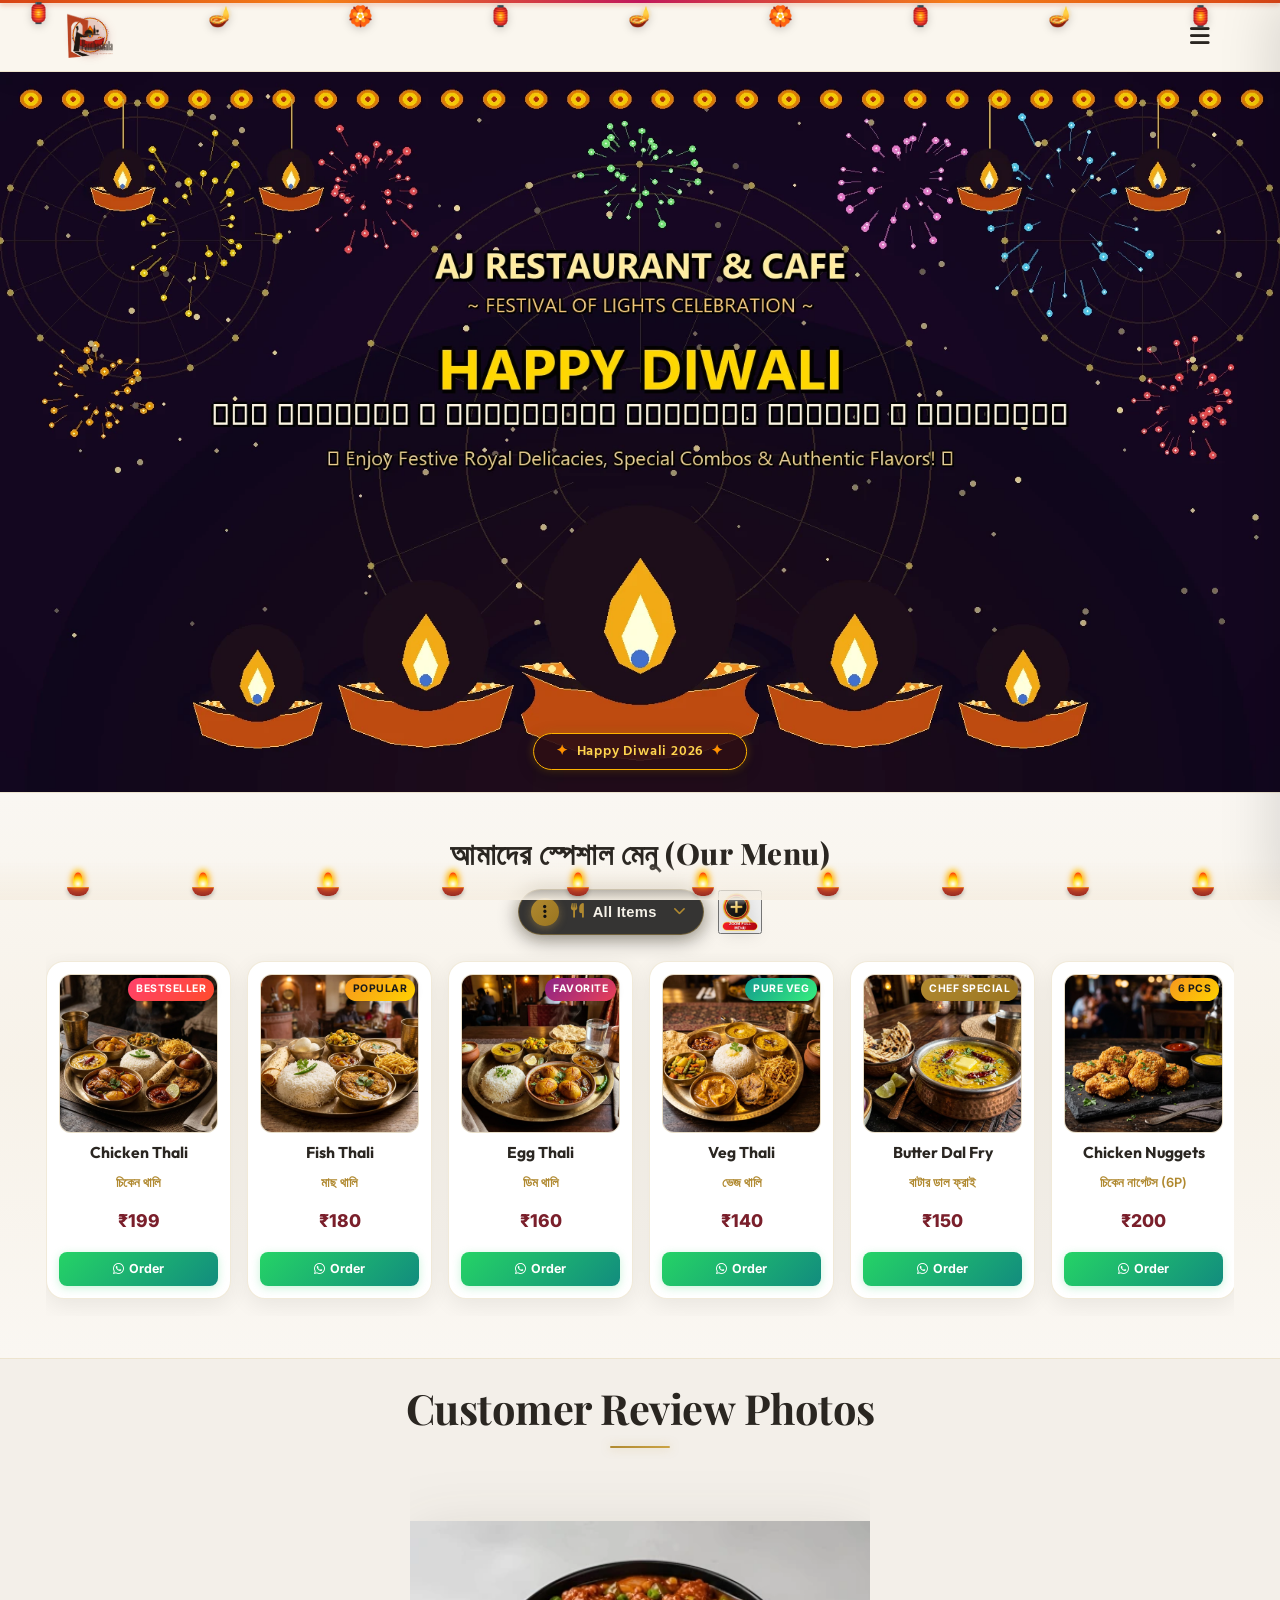
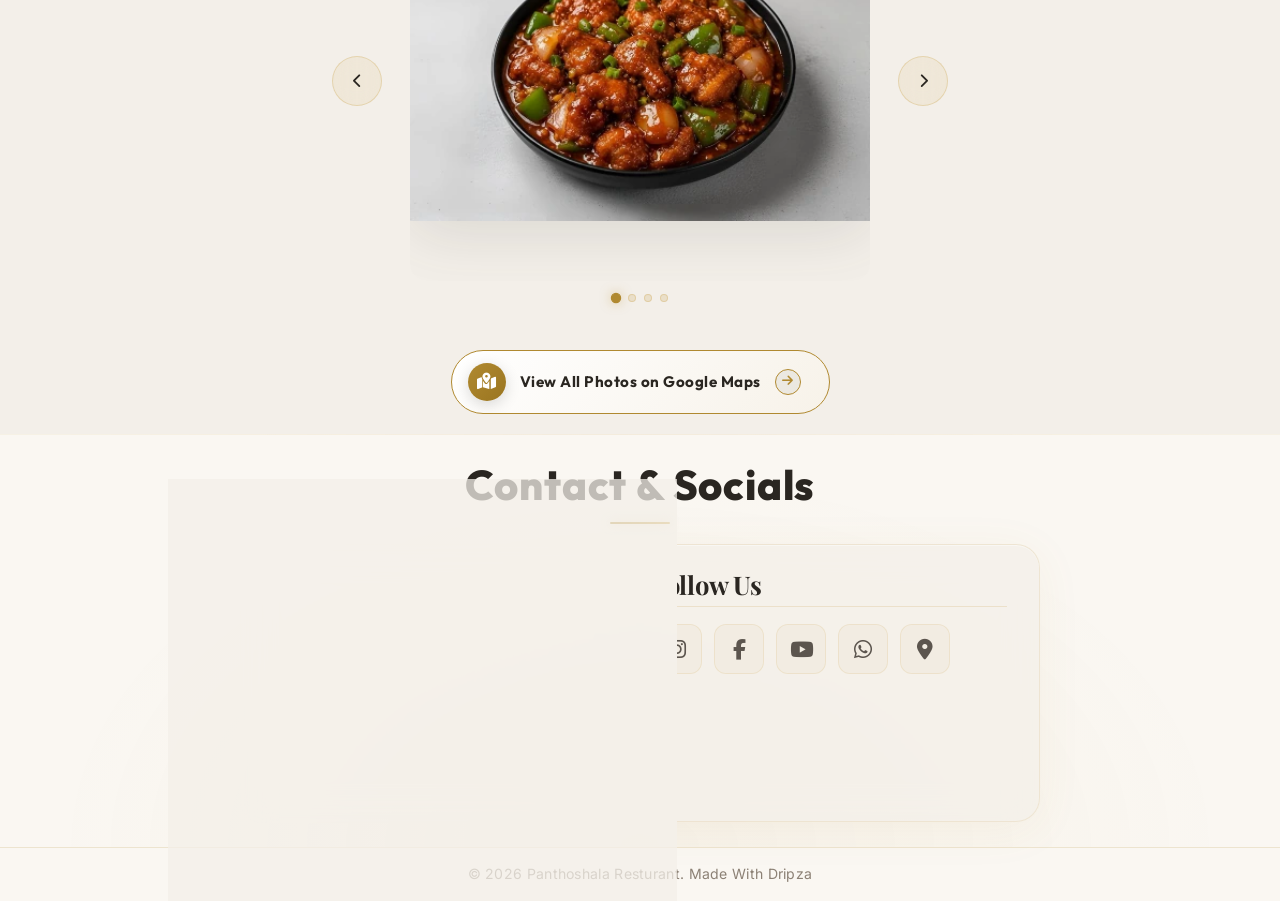
<file: index.html>
﻿<!DOCTYPE html>
<html lang="bn">
<head>
    <meta charset="UTF-8">
    <meta name="viewport" content="width=device-width, initial-scale=1.0">
    <title>Panthoshala Resturant</title>
    <link rel="icon" type="image/png" href="assets/panthoshala_logo.webp">
    <link href="https://fonts.googleapis.com/css2?family=Playfair+Display:wght@400;600;700;800&family=Outfit:wght@300;400;600;800&family=Inter:wght@300;400;500;600&family=Hind+Siliguri:wght@400;600;700&display=swap" rel="stylesheet">
    <link rel="stylesheet" href="https://cdnjs.cloudflare.com/ajax/libs/font-awesome/6.4.0/css/all.min.css">
    <link rel="stylesheet" href="styles.css?v=1.3">
</head>
<body class="no-scroll diwali-theme">
    <!-- Preloader Screen -->
    <div id="preloader">
        <div class="preloader-content">
            <div class="preloader-diya-glow">🪔</div>
            <h1 class="preloader-title">Welcome to <br><span class="highlight">Panthoshala Resturant</span></h1>
            <div class="preloader-loader">
                <div class="loader-bar"></div>
            </div>
        </div>
    </div>
    <!-- Navbar -->
        <!-- Hanging Decorative Diwali Toran & Lanterns -->
    <div class="diwali-hanging-toran" aria-hidden="true">
        <div class="toran-string"></div>
        <div class="toran-items">
            <span class="toran-lantern tl1">🏮</span>
            <span class="toran-diya td1">🪔</span>
            <span class="toran-flower tf1">🏵️</span>
            <span class="toran-lantern tl2">🏮</span>
            <span class="toran-diya td2">🪔</span>
            <span class="toran-flower tf2">🏵️</span>
            <span class="toran-lantern tl3">🏮</span>
            <span class="toran-diya td3">🪔</span>
            <span class="toran-lantern tl4">🏮</span>
        </div>
    </div>
    <nav class="navbar">
        <div class="logo-container">
            <img src="assets/panthoshala_logo.webp" alt="Panthoshala Resturant Logo" class="logo-brand-img">
            <div class="logo-text-wrapper">
                <span class="animated-football-header" title="Diwali Celebration">
                    <img src="assets/diwali_run_icon.webp" alt="Mahalaya Run Icon" style="object-fit: contain; filter: drop-shadow(0 2px 5px rgba(183, 28, 28, 0.4)) drop-shadow(0 1px 2px rgba(0, 0, 0, 0.25));">
                </span>
                <span class="logo-text">Panthoshala Resturant</span>
            </div>
        </div>
        <span class="rath-yatra-header-text diwali-header-text">✨ শুভ দীপাবলি ও কালীপূজা 🪔</span>
        <ul class="nav-links">
            <li><a href="#home">Home</a></li>
            <li><a href="#menu">Menu</a></li>
            <li><a href="#reviews">Reviews</a></li>
            <li><a href="#contact">Contact</a></li>
        </ul>
        <div class="navbar-actions">
            <div class="hamburger">
                <i class="fas fa-bars"></i>
            </div>
        </div>
    </nav>

    <!-- Hero Section -->
    <section id="home" class="hero">
        <div class="hero-bg banner-box">
            <img src="assets/diwali_greeting_banner.webp" alt="Happy Diwali Festival Banner" class="active">
            <img src="assets/banner_1.webp" alt="Panthoshala Resturant Banner 1">
            <img src="assets/banner_2.webp" alt="Panthoshala Resturant Banner 2">
            <div class="overlay"></div>
        </div>
        <!-- Interactive Diwali Fireworks Canvas Overlay -->
        <canvas id="diwali-fireworks-canvas"></canvas>
        <div class="hero-diwali-badge">
            <span class="sparkle-star">✦</span> Happy Diwali 2026 <span class="sparkle-star">✦</span>
        </div>
        <!-- Click/Hover Zones for Banner Control -->
        <div class="hero-nav-zone left-zone" title="Previous Image"></div>
        <div class="hero-nav-zone right-zone" title="Next Image"></div>
    </section>

                <!-- Digital Restaurant Menu Section -->
    <section id="menu" class="main-menu-section">
        <div class="menu-header-wrapper">
            <div class="menu-eyebrow-container">
                <span class="menu-eyebrow">আমাদের স্পেশাল মেনু (Our Menu)</span>
            </div>
        </div>

        <!-- Menu Category Filter Tabs -->
                <!-- Menu Category Filter Dropdown (Three-Dot Filter Menu) -->
        <!-- Menu Filter and Zoom Controls Row -->
        <div class="menu-filter-controls-row">
            <div class="menu-filter-dropdown-wrapper" id="main-menu-filter-dropdown-wrapper">
            <button type="button" class="menu-filter-dots-btn" id="main-menu-filter-dots-btn" aria-expanded="false" aria-haspopup="true" title="Filter Menu">
                <span class="three-dots-icon-box">
                    <i class="fas fa-ellipsis-v"></i>
                </span>
                <span class="current-filter-label" id="main-current-filter-label">
                    <i class="fas fa-utensils"></i>
                    <span>All Items</span>
                </span>
                <i class="fas fa-chevron-down filter-dropdown-arrow"></i>
            </button>

            <!-- Dropdown List of Category Filter Options -->
            <div class="menu-filter-dropdown-menu" id="main-menu-filter-dropdown-menu">
                <div class="menu-filter-dropdown-header">
                    <span><i class="fas fa-filter"></i> Filter Category</span>
                </div>
                <div class="menu-filter-dropdown-list">
                    <button type="button" class="menu-tab-btn active" data-category="all">
                        <span class="tab-btn-content">
                            <i class="fas fa-utensils tab-icon"></i>
                            <span class="tab-title">All Items</span>
                        </span>
                        <i class="fas fa-check active-indicator-icon"></i>
                    </button>
                    <button type="button" class="menu-tab-btn" data-category="thali">
                        <span class="tab-btn-content">
                            <i class="fas fa-bowl-rice tab-icon"></i>
                            <span class="tab-title">Bengali Thali</span>
                        </span>
                        <i class="fas fa-check active-indicator-icon"></i>
                    </button>
                    <button type="button" class="menu-tab-btn" data-category="snacks">
                        <span class="tab-btn-content">
                            <i class="fas fa-burger tab-icon"></i>
                            <span class="tab-title">Breakfast & Snacks</span>
                        </span>
                        <i class="fas fa-check active-indicator-icon"></i>
                    </button>
                    <button type="button" class="menu-tab-btn" data-category="beverages">
                        <span class="tab-btn-content">
                            <i class="fas fa-mug-hot tab-icon"></i>
                            <span class="tab-title">Tea & Coffee</span>
                        </span>
                        <i class="fas fa-check active-indicator-icon"></i>
                    </button>
                    <button type="button" class="menu-tab-btn" data-category="extras">
                        <span class="tab-btn-content">
                            <i class="fas fa-plate-wheat tab-icon"></i>
                            <span class="tab-title">Sides & Extras</span>
                        </span>
                        <i class="fas fa-check active-indicator-icon"></i>
                    </button>
                </div>
            </div>
        </div>

            <!-- Zoom Full Menu Button on Right Side of Filter -->
            <button type="button" class="menu-zoom-img-btn" id="open-full-menu-modal-btn" title="Open Complete Menu Card (সম্পূর্ণ মেনু)">
                    <img src="assets/zoom_full_menu_icon.webp" alt="Zoom Full Menu" class="zoom-full-menu-img">
                </button>
        </div>
        

        <!-- Menu Cards Horizontal Side-Scroll Wrapper -->
        <div class="main-menu-scroll-wrapper">
            <div class="main-menu-scroll-track" id="main-restaurant-menu-scroll">
                
                <!-- 1. Chicken Thali -->
                <div class="food-menu-card" data-category="thali">
                    <div class="food-card-badge bestseller">Bestseller</div>
                    <div class="food-card-img-box">
                        <img src="assets/menu_chicken_thali.webp" alt="Chicken Thali" loading="lazy">
                    </div>
                    <div class="food-card-body">
                        <h3 class="food-title">Chicken Thali</h3>
                        <span class="bengali-title">চিকেন থালি</span>
                        <span class="food-price">₹199</span>
                        <a href="https://wa.me/919832392002?text=Hi%20Panthoshala%20Resturant,%20I%20want%20to%20order%20Chicken%20Thali%20(₹199)" target="_blank" class="food-order-btn">
                            <i class="fab fa-whatsapp"></i> Order
                        </a>
                    </div>
                </div>

                <!-- 2. Fish Thali -->
                <div class="food-menu-card" data-category="thali">
                    <div class="food-card-badge popular">Popular</div>
                    <div class="food-card-img-box">
                        <img src="assets/menu_fish_thali.webp" alt="Fish Thali" loading="lazy">
                    </div>
                    <div class="food-card-body">
                        <h3 class="food-title">Fish Thali</h3>
                        <span class="bengali-title">মাছ থালি</span>
                        <span class="food-price">₹180</span>
                        <a href="https://wa.me/919832392002?text=Hi%20Panthoshala%20Resturant,%20I%20want%20to%20order%20Fish%20Thali%20(₹180)" target="_blank" class="food-order-btn">
                            <i class="fab fa-whatsapp"></i> Order
                        </a>
                    </div>
                </div>

                <!-- 3. Egg Thali -->
                <div class="food-menu-card" data-category="thali">
                    <div class="food-card-badge special">Favorite</div>
                    <div class="food-card-img-box">
                        <img src="assets/menu_egg_thali.webp" alt="Egg Thali" loading="lazy">
                    </div>
                    <div class="food-card-body">
                        <h3 class="food-title">Egg Thali</h3>
                        <span class="bengali-title">ডিম থালি</span>
                        <span class="food-price">₹160</span>
                        <a href="https://wa.me/919832392002?text=Hi%20Panthoshala%20Resturant,%20I%20want%20to%20order%20Egg%20Thali%20(₹160)" target="_blank" class="food-order-btn">
                            <i class="fab fa-whatsapp"></i> Order
                        </a>
                    </div>
                </div>

                <!-- 4. Veg Thali -->
                <div class="food-menu-card" data-category="thali">
                    <div class="food-card-badge pure-veg">Pure Veg</div>
                    <div class="food-card-img-box">
                        <img src="assets/menu_veg_thali.webp" alt="Veg Thali" loading="lazy">
                    </div>
                    <div class="food-card-body">
                        <h3 class="food-title">Veg Thali</h3>
                        <span class="bengali-title">ভেজ থালি</span>
                        <span class="food-price">₹140</span>
                        <a href="https://wa.me/919832392002?text=Hi%20Panthoshala%20Resturant,%20I%20want%20to%20order%20Veg%20Thali%20(₹140)" target="_blank" class="food-order-btn">
                            <i class="fab fa-whatsapp"></i> Order
                        </a>
                    </div>
                </div>

                <!-- 5. Butter Dal Fry -->
                <div class="food-menu-card" data-category="extras">
                    <div class="food-card-badge chef">Chef Special</div>
                    <div class="food-card-img-box">
                        <img src="assets/menu_butter_dal_fry.webp" alt="Butter Dal Fry" loading="lazy">
                    </div>
                    <div class="food-card-body">
                        <h3 class="food-title">Butter Dal Fry</h3>
                        <span class="bengali-title">বাটার ডাল ফ্রাই</span>
                        <span class="food-price">₹150</span>
                        <a href="https://wa.me/919832392002?text=Hi%20Panthoshala%20Resturant,%20I%20want%20to%20order%20Butter%20Dal%20Fry%20(₹150)" target="_blank" class="food-order-btn">
                            <i class="fab fa-whatsapp"></i> Order
                        </a>
                    </div>
                </div>

                <!-- 6. Chicken Nuggets -->
                <div class="food-menu-card" data-category="snacks">
                    <div class="food-card-badge popular">6 Pcs</div>
                    <div class="food-card-img-box">
                        <img src="assets/menu_chicken_nuggets.webp" alt="Chicken Nuggets" loading="lazy">
                    </div>
                    <div class="food-card-body">
                        <h3 class="food-title">Chicken Nuggets</h3>
                        <span class="bengali-title">চিকেন নাগেটস (6P)</span>
                        <span class="food-price">₹200</span>
                        <a href="https://wa.me/919832392002?text=Hi%20Panthoshala%20Resturant,%20I%20want%20to%20order%20Chicken%20Nuggets%20(₹200)" target="_blank" class="food-order-btn">
                            <i class="fab fa-whatsapp"></i> Order
                        </a>
                    </div>
                </div>

                <!-- 7. Aloo Tikki -->
                <div class="food-menu-card" data-category="snacks">
                    <div class="food-card-badge pure-veg">Big Size</div>
                    <div class="food-card-img-box">
                        <img src="assets/menu_aloo_tikki.webp" alt="Aloo Tikki Big Size" loading="lazy">
                    </div>
                    <div class="food-card-body">
                        <h3 class="food-title">Aloo Tikki 6P</h3>
                        <span class="bengali-title">আলু টিক্কি (6P)</span>
                        <span class="food-price">₹180</span>
                        <a href="https://wa.me/919832392002?text=Hi%20Panthoshala%20Resturant,%20I%20want%20to%20order%20Aloo%20Tikki%20(₹180)" target="_blank" class="food-order-btn">
                            <i class="fab fa-whatsapp"></i> Order
                        </a>
                    </div>
                </div>

                <!-- 8. Egg Maggie -->
                <div class="food-menu-card" data-category="snacks">
                    <div class="food-card-badge popular">Hot</div>
                    <div class="food-card-img-box">
                        <img src="assets/menu_egg_maggie.webp" alt="Egg Maggie" loading="lazy">
                    </div>
                    <div class="food-card-body">
                        <h3 class="food-title">Egg Maggie</h3>
                        <span class="bengali-title">এগ ম্যাগি</span>
                        <span class="food-price">₹80</span>
                        <a href="https://wa.me/919832392002?text=Hi%20Panthoshala%20Resturant,%20I%20want%20to%20order%20Egg%20Maggie%20(₹80)" target="_blank" class="food-order-btn">
                            <i class="fab fa-whatsapp"></i> Order
                        </a>
                    </div>
                </div>

                <!-- 9. Veg Maggie -->
                <div class="food-menu-card" data-category="snacks">
                    <div class="food-card-badge pure-veg">Veg</div>
                    <div class="food-card-img-box">
                        <img src="assets/menu_egg_maggie.webp" alt="Veg Maggie" loading="lazy">
                    </div>
                    <div class="food-card-body">
                        <h3 class="food-title">Veg Maggie</h3>
                        <span class="bengali-title">ভেজ ম্যাগি</span>
                        <span class="food-price">₹60</span>
                        <a href="https://wa.me/919832392002?text=Hi%20Panthoshala%20Resturant,%20I%20want%20to%20order%20Veg%20Maggie%20(₹60)" target="_blank" class="food-order-btn">
                            <i class="fab fa-whatsapp"></i> Order
                        </a>
                    </div>
                </div>

                <!-- 10. Bread Omelette -->
                <div class="food-menu-card" data-category="snacks">
                    <div class="food-card-badge special">Breakfast</div>
                    <div class="food-card-img-box">
                        <img src="assets/menu6.webp" alt="Bread Omelette Jam Butter" loading="lazy">
                    </div>
                    <div class="food-card-body">
                        <h3 class="food-title">Bread Omelette</h3>
                        <span class="bengali-title">ব্রেড ওমলেট / জ্যাম</span>
                        <span class="food-price">₹60</span>
                        <a href="https://wa.me/919832392002?text=Hi%20Panthoshala%20Resturant,%20I%20want%20to%20order%20Bread%20Omelette%20(₹60)" target="_blank" class="food-order-btn">
                            <i class="fab fa-whatsapp"></i> Order
                        </a>
                    </div>
                </div>

                <!-- 11. Chai & Coffee -->
                <div class="food-menu-card" data-category="beverages">
                    <div class="food-card-badge special">Hot</div>
                    <div class="food-card-img-box">
                        <img src="assets/menu_tea_coffee.webp" alt="Coffee" loading="lazy">
                    </div>
                    <div class="food-card-body">
                        <h3 class="food-title">Milk / Black Coffee</h3>
                        <span class="bengali-title">কফি (Min 2 Cup)</span>
                        <span class="food-price">₹50</span>
                        <a href="https://wa.me/919832392002?text=Hi%20Panthoshala%20Resturant,%20I%20want%20to%20order%20Coffee" target="_blank" class="food-order-btn">
                            <i class="fab fa-whatsapp"></i> Order
                        </a>
                    </div>
                </div>

                <!-- 12. Milk / Black Tea -->
                <div class="food-menu-card" data-category="beverages">
                    <div class="food-card-badge bestseller">Chai</div>
                    <div class="food-card-img-box">
                        <img src="assets/menu_tea_coffee.webp" alt="Tea" loading="lazy">
                    </div>
                    <div class="food-card-body">
                        <h3 class="food-title">Black / Milk Tea</h3>
                        <span class="bengali-title">চা (Min 2 Cup)</span>
                        <span class="food-price">₹25</span>
                        <a href="https://wa.me/919832392002?text=Hi%20Panthoshala%20Resturant,%20I%20want%20to%20order%20Tea" target="_blank" class="food-order-btn">
                            <i class="fab fa-whatsapp"></i> Order
                        </a>
                    </div>
                </div>

                <!-- 13. Green Tea -->
                <div class="food-menu-card" data-category="beverages">
                    <div class="food-card-badge pure-veg">Healthy</div>
                    <div class="food-card-img-box">
                        <img src="assets/menu_tea_coffee.webp" alt="Green Tea" loading="lazy">
                    </div>
                    <div class="food-card-body">
                        <h3 class="food-title">Green Tea</h3>
                        <span class="bengali-title">গ্রিন টি (Min 2 Cup)</span>
                        <span class="food-price">₹40</span>
                        <a href="https://wa.me/919832392002?text=Hi%20Panthoshala%20Resturant,%20I%20want%20to%20order%20Green%20Tea" target="_blank" class="food-order-btn">
                            <i class="fab fa-whatsapp"></i> Order
                        </a>
                    </div>
                </div>

                <!-- 14. Extra Chicken 4P -->
                <div class="food-menu-card" data-category="extras">
                    <div class="food-card-badge popular">4 Pcs</div>
                    <div class="food-card-img-box">
                        <img src="assets/menu_chicken_thali.webp" alt="Extra Chicken" loading="lazy">
                    </div>
                    <div class="food-card-body">
                        <h3 class="food-title">Extra Chicken (4P)</h3>
                        <span class="bengali-title">চিকেন কারি (4P)</span>
                        <span class="food-price">₹180</span>
                        <a href="https://wa.me/919832392002?text=Hi%20Panthoshala%20Resturant,%20I%20want%20to%20order%20Extra%20Chicken%204P%20(₹180)" target="_blank" class="food-order-btn">
                            <i class="fab fa-whatsapp"></i> Order
                        </a>
                    </div>
                </div>

                <!-- 15. Extra Mutton 1P -->
                <div class="food-menu-card" data-category="extras">
                    <div class="food-card-badge special">Special</div>
                    <div class="food-card-img-box">
                        <img src="assets/menu3.webp" alt="Extra Mutton" loading="lazy">
                    </div>
                    <div class="food-card-body">
                        <h3 class="food-title">Extra Mutton (1P)</h3>
                        <span class="bengali-title">মটন (স্পেশাল অর্ডার)</span>
                        <span class="food-price">₹80</span>
                        <a href="https://wa.me/919832392002?text=Hi%20Panthoshala%20Resturant,%20I%20want%20to%20order%20Extra%20Mutton%20(₹80)" target="_blank" class="food-order-btn">
                            <i class="fab fa-whatsapp"></i> Order
                        </a>
                    </div>
                </div>

                <!-- 16. Extra Fish 1P -->
                <div class="food-menu-card" data-category="extras">
                    <div class="food-card-badge popular">1 Pc</div>
                    <div class="food-card-img-box">
                        <img src="assets/menu_fish_thali.webp" alt="Extra Fish" loading="lazy">
                    </div>
                    <div class="food-card-body">
                        <h3 class="food-title">Extra Fish (1P)</h3>
                        <span class="bengali-title">মাছ ১ পিস</span>
                        <span class="food-price">₹80</span>
                        <a href="https://wa.me/919832392002?text=Hi%20Panthoshala%20Resturant,%20I%20want%20to%20order%20Extra%20Fish%20(₹80)" target="_blank" class="food-order-btn">
                            <i class="fab fa-whatsapp"></i> Order
                        </a>
                    </div>
                </div>

                <!-- 17. Green Salad -->
                <div class="food-menu-card" data-category="extras">
                    <div class="food-card-badge pure-veg">Fresh</div>
                    <div class="food-card-img-box">
                        <img src="assets/menu_veg_thali.webp" alt="Green Salad" loading="lazy">
                    </div>
                    <div class="food-card-body">
                        <h3 class="food-title">Green Salad</h3>
                        <span class="bengali-title">গ্রিন স্যালাড</span>
                        <span class="food-price">₹100</span>
                        <a href="https://wa.me/919832392002?text=Hi%20Panthoshala%20Resturant,%20I%20want%20to%20order%20Green%20Salad%20(₹100)" target="_blank" class="food-order-btn">
                            <i class="fab fa-whatsapp"></i> Order
                        </a>
                    </div>
                </div>

                <!-- 18. Extra Egg (2P) -->
                <div class="food-menu-card" data-category="extras">
                    <div class="food-card-badge special">2 Pcs</div>
                    <div class="food-card-img-box">
                        <img src="assets/menu_egg_thali.webp" alt="Extra Egg 2P" loading="lazy">
                    </div>
                    <div class="food-card-body">
                        <h3 class="food-title">Extra Egg (2P)</h3>
                        <span class="bengali-title">ডিম (২ পিস)</span>
                        <span class="food-price">₹50</span>
                        <a href="https://wa.me/919832392002?text=Hi%20Panthoshala%20Resturant,%20I%20want%20to%20order%20Extra%20Egg%202P%20(₹50)" target="_blank" class="food-order-btn">
                            <i class="fab fa-whatsapp"></i> Order
                        </a>
                    </div>
                </div>

                <!-- 19. Extra Rice -->
                <div class="food-menu-card" data-category="extras">
                    <div class="food-card-badge popular">1 Plate</div>
                    <div class="food-card-img-box">
                        <img src="assets/menu_veg_thali.webp" alt="Extra Rice" loading="lazy">
                    </div>
                    <div class="food-card-body">
                        <h3 class="food-title">Extra Rice</h3>
                        <span class="bengali-title">এক্সট্রা ভাত</span>
                        <span class="food-price">₹50</span>
                        <a href="https://wa.me/919832392002?text=Hi%20Panthoshala%20Resturant,%20I%20want%20to%20order%20Extra%20Rice%20(₹50)" target="_blank" class="food-order-btn">
                            <i class="fab fa-whatsapp"></i> Order
                        </a>
                    </div>
                </div>

                <!-- 20. Extra Misti / Papad / Roti -->
                <div class="food-menu-card" data-category="extras">
                    <div class="food-card-badge pure-veg">Per Pc</div>
                    <div class="food-card-img-box">
                        <img src="assets/menu2.webp" alt="Extra Misti Papad Roti" loading="lazy">
                    </div>
                    <div class="food-card-body">
                        <h3 class="food-title">Extra Misti / Papad / Roti</h3>
                        <span class="bengali-title">মিষ্টি / পাঁপড় / রুটি</span>
                        <span class="food-price">₹10</span>
                        <a href="https://wa.me/919832392002?text=Hi%20Panthoshala%20Resturant,%20I%20want%20to%20order%20Extra%20Misti%20Papad%20Roti%20(₹10)" target="_blank" class="food-order-btn">
                            <i class="fab fa-whatsapp"></i> Order
                        </a>
                    </div>
                </div>

                <!-- 21. Extra Sabji / Dal / Vaji -->
                <div class="food-menu-card" data-category="extras">
                    <div class="food-card-badge pure-veg">Side Bowl</div>
                    <div class="food-card-img-box">
                        <img src="assets/menu_butter_dal_fry.webp" alt="Extra Sabji Dal Vaji" loading="lazy">
                    </div>
                    <div class="food-card-body">
                        <h3 class="food-title">Extra Sabji / Dal / Vaji</h3>
                        <span class="bengali-title">সবজি / ডাল / ভাজি</span>
                        <span class="food-price">₹30</span>
                        <a href="https://wa.me/919832392002?text=Hi%20Panthoshala%20Resturant,%20I%20want%20to%20order%20Extra%20Sabji%20Dal%20Vaji%20(₹30)" target="_blank" class="food-order-btn">
                            <i class="fab fa-whatsapp"></i> Order
                        </a>
                    </div>
                </div>

                <!-- 18. Water Bottle -->
                <div class="food-menu-card" data-category="beverages">
                    <div class="food-card-badge pure-veg">Mineral</div>
                    <div class="food-card-img-box">
                        <img src="assets/menu5.webp" alt="Water Bottle" loading="lazy">
                    </div>
                    <div class="food-card-body">
                        <h3 class="food-title">Water Bottle</h3>
                        <span class="bengali-title">জল 1L / 2L</span>
                        <span class="food-price">₹20 / ₹30</span>
                        <a href="https://wa.me/919832392002?text=Hi%20Panthoshala%20Resturant,%20I%20want%20to%20order%20Water%20Bottle" target="_blank" class="food-order-btn">
                            <i class="fab fa-whatsapp"></i> Order
                        </a>
                    </div>
                </div>

            </div>
        </div>
    </section>

    <!-- Reviews Section (Photo Gallery) -->
    <section id="reviews" class="reviews-section">
        <h2 class="section-title">Customer Review Photos</h2>
        <div class="reviews-slider-container">
            <div class="reviews-slider">
                <div class="review-slide active">
                    <img src="assets/review_1.webp" alt="Customer Review 1">
                </div>
                <div class="review-slide">
                    <img src="assets/review_2.webp" alt="Customer Review 2">
                </div>
                <div class="review-slide">
                    <img src="assets/review_3.webp" alt="Customer Review 3">
                </div>
                <div class="review-slide">
                    <img src="assets/review_4.webp" alt="Customer Review 4">
                </div>
            </div>
            
            <!-- Slider Controls -->
            <button class="slider-btn prev-btn"><i class="fas fa-chevron-left"></i></button>
            <button class="slider-btn next-btn"><i class="fas fa-chevron-right"></i></button>
            
            <!-- Slider Dots -->
            <div class="slider-dots">
                <span class="dot active" data-index="0"></span>
                <span class="dot" data-index="1"></span>
                <span class="dot" data-index="2"></span>
                <span class="dot" data-index="3"></span>
            </div>
        </div>
        <div style="text-align: center; margin-top: 3rem;">
            <div class="reviews-cta-wrapper">
            <a href="https://maps.app.goo.gl/UGvcuRmHgH7YAziR6" target="_blank" class="modern-maps-btn" title="Open Google Maps Gallery">
                <span class="maps-icon-badge"><i class="fas fa-map-marked-alt"></i></span>
                <span class="maps-btn-text">View All Photos on Google Maps</span>
                <span class="maps-arrow-circle"><i class="fas fa-arrow-right"></i></span>
            </a>
        </div>
        </div>
    </section>

    <!-- Contact & Footer -->
    <section id="contact" class="contact-section">
        <h2 class="section-title">Contact & Socials</h2>
        <div class="contact-container glassmorphism">
            <div class="contact-info">
                <h2>Visit Us</h2>
                <div class="info-item">
                    <a href="https://maps.app.goo.gl/AiGAUcMgmVfhgvs46" target="_blank" style="color: inherit; text-decoration: none; display: flex; align-items: center; gap: 15px;">
                        <i class="fas fa-map-marker-alt"></i>
                        <p>Dandapani Tala Ghat Rd, C.B. Nagar, Nabadwip, West Bengal 741302</p>
                    </a>
                </div>
                <div class="info-item">
                    <i class="fas fa-phone-alt"></i>
                    <p>+91 9832392002</p>
                </div>
                <div class="info-item">
                    <i class="fas fa-envelope"></i>
                    <p>hello@panthoshalaresturant.com</p>
                </div>
            </div>
            <div class="social-links">
                <h2>Follow Us</h2>
                <div class="social-icons">
                    <a href="#" class="social-icon"><i class="fab fa-instagram"></i></a>
                    <a href="#" class="social-icon"><i class="fab fa-facebook-f"></i></a>
                    <a href="#" class="social-icon"><i class="fab fa-youtube"></i></a>
                    <a href="https://wa.me/919832392002" target="_blank" class="social-icon"><i class="fab fa-whatsapp"></i></a>
                    <a href="https://maps.app.goo.gl/AiGAUcMgmVfhgvs46" target="_blank" class="social-icon"><i class="fas fa-map-marker-alt"></i></a>
                </div>
            </div>
        </div>
    </section>

    <footer>
        <p>&copy; 2026 Panthoshala Resturant. Made With Dripza</p>
    </footer>



    <!-- Full Menu Interactive Modal -->
    <div class="full-menu-modal" id="full-menu-modal" aria-hidden="true">
        <div class="full-menu-modal-overlay" id="full-menu-modal-overlay"></div>
        <div class="full-menu-modal-container">
            <!-- Modal Sticky Top Header Container (Header + Hero Title + Search + Category Tabs) -->
            <div class="full-menu-modal-top-section">
                <!-- Modal Header -->
                <div class="full-menu-modal-header">
                    <div class="full-menu-modal-header-left">
                        <button class="menu-modal-close-btn" id="close-full-menu-modal-btn" aria-label="Close Full Menu">
                            <i class="fas fa-arrow-left"></i> <span>Back</span>
                        </button>
                        <div class="full-menu-modal-title">
                            Panthoshala Resturant
                        </div>
                    </div>
                    <div class="full-menu-modal-header-right">
                        <a href="#modal-order-timings" class="menu-modal-timing-btn" id="modal-timing-btn" title="Order Timings">
                            <i class="fas fa-clock"></i> <span>Timings</span>
                        </a>
                        <a href="tel:919832392002" class="menu-modal-call-btn">
                            <i class="fas fa-phone-alt"></i> <span>919832392002</span>
                        </a>
                        <button class="menu-modal-close-icon-btn" id="close-full-menu-icon-btn" aria-label="Close">
                            <i class="fas fa-times"></i>
                        </button>
                    </div>
                </div>

                <!-- Modal Hero Header -->
                <div class="full-menu-hero">
                    <h1>Complete Menu Card <span class="bengali-heading">আমাদের সম্পূর্ণ ডিজিটাল মেনু</span></h1>
                </div>

                <!-- Search Bar & Category Filter Tabs -->
                <div class="menu-control-bar">
                    

                    <!-- Modal Category Filter Dropdown (Three-Dot Filter Menu) -->
                    <div class="menu-filter-dropdown-wrapper" id="modal-menu-filter-dropdown-wrapper">
            <button type="button" class="menu-filter-dots-btn" id="modal-menu-filter-dots-btn" aria-expanded="false" aria-haspopup="true" title="Filter Menu">
                <span class="three-dots-icon-box">
                    <i class="fas fa-ellipsis-v"></i>
                </span>
                <span class="current-filter-label" id="modal-current-filter-label">
                    <i class="fas fa-utensils"></i>
                    <span>All Items</span>
                </span>
                <i class="fas fa-chevron-down filter-dropdown-arrow"></i>
            </button>

            <!-- Dropdown List of Category Filter Options -->
            <div class="menu-filter-dropdown-menu" id="modal-menu-filter-dropdown-menu">
                <div class="menu-filter-dropdown-header">
                    <span><i class="fas fa-filter"></i> Filter Category</span>
                </div>
                <div class="menu-filter-dropdown-list">
                    <button type="button" class="menu-tab-btn active" data-category="all">
                        <span class="tab-btn-content">
                            <i class="fas fa-utensils tab-icon"></i>
                            <span class="tab-title">All Items</span>
                        </span>
                        <i class="fas fa-check active-indicator-icon"></i>
                    </button>
                    <button type="button" class="menu-tab-btn" data-category="thali">
                        <span class="tab-btn-content">
                            <i class="fas fa-bowl-rice tab-icon"></i>
                            <span class="tab-title">Bengali Thali</span>
                        </span>
                        <i class="fas fa-check active-indicator-icon"></i>
                    </button>
                    <button type="button" class="menu-tab-btn" data-category="snacks">
                        <span class="tab-btn-content">
                            <i class="fas fa-burger tab-icon"></i>
                            <span class="tab-title">Breakfast & Snacks</span>
                        </span>
                        <i class="fas fa-check active-indicator-icon"></i>
                    </button>
                    <button type="button" class="menu-tab-btn" data-category="beverages">
                        <span class="tab-btn-content">
                            <i class="fas fa-mug-hot tab-icon"></i>
                            <span class="tab-title">Tea & Coffee</span>
                        </span>
                        <i class="fas fa-check active-indicator-icon"></i>
                    </button>
                    <button type="button" class="menu-tab-btn" data-category="extras">
                        <span class="tab-btn-content">
                            <i class="fas fa-plate-wheat tab-icon"></i>
                            <span class="tab-title">Sides & Extras</span>
                        </span>
                        <i class="fas fa-check active-indicator-icon"></i>
                    </button>
                </div>
            </div>
                </div>

                    <div class="search-box-wrapper">
                        <i class="fas fa-search"></i>
                        <input type="text" id="modal-menu-search-input" placeholder="খাবারের নাম লিখে খুঁজুন (Search dishes...)" autocomplete="off" enterkeyhint="search">
                        <button type="button" id="modal-menu-search-clear" class="search-clear-btn" aria-label="Clear search" title="à¦®à§à¦›à§‡ à¦«à§‡à¦²à§à¦¨ (Clear)">
                            <i class="fas fa-times"></i>
                        </button>
                    </div>
            </div>
            </div>

            <div class="full-menu-modal-body">
                <!-- Complete Menu Card Grid -->
                <div class="compact-menu-grid-container">
                    <div class="compact-grid" id="modal-full-menu-grid">

                        <!-- 1. Chicken Thali -->
                        <div class="food-menu-card" data-category="thali" data-keywords="chicken thali murgi murgir mangsho rice dal sabji thali">
                            <div class="food-card-badge bestseller">Bestseller</div>
                            <div class="food-card-img-box">
                                <img src="assets/menu_chicken_thali.webp" alt="Chicken Thali" loading="lazy">
                            </div>
                            <div class="food-card-body">
                                <h3 class="food-title">Chicken Thali</h3>
                                <span class="bengali-title">চিকেন থালি</span>
                                <span class="food-price">₹199</span>
                                <a href="https://wa.me/919832392002?text=Hi%20Panthoshala%20Resturant,%20I%20want%20to%20order%20Chicken%20Thali%20(₹199)" target="_blank" class="food-order-btn">
                                    <i class="fab fa-whatsapp"></i> Order
                                </a>
                            </div>
                        </div>

                        <!-- 2. Fish Thali -->
                        <div class="food-menu-card" data-category="thali" data-keywords="fish thali macher thali mach jhol rui katla rice dal thali">
                            <div class="food-card-badge popular">Popular</div>
                            <div class="food-card-img-box">
                                <img src="assets/menu_fish_thali.webp" alt="Fish Thali" loading="lazy">
                            </div>
                            <div class="food-card-body">
                                <h3 class="food-title">Fish Thali</h3>
                                <span class="bengali-title">মাছ থালি</span>
                                <span class="food-price">₹180</span>
                                <a href="https://wa.me/919832392002?text=Hi%20Panthoshala%20Resturant,%20I%20want%20to%20order%20Fish%20Thali%20(₹180)" target="_blank" class="food-order-btn">
                                    <i class="fab fa-whatsapp"></i> Order
                                </a>
                            </div>
                        </div>

                        <!-- 3. Egg Thali -->
                        <div class="food-menu-card" data-category="thali" data-keywords="egg thali dimer thali dim kosha rice dal thali">
                            <div class="food-card-badge special">Favorite</div>
                            <div class="food-card-img-box">
                                <img src="assets/menu_egg_thali.webp" alt="Egg Thali" loading="lazy">
                            </div>
                            <div class="food-card-body">
                                <h3 class="food-title">Egg Thali</h3>
                                <span class="bengali-title">ডিম থালি</span>
                                <span class="food-price">₹160</span>
                                <a href="https://wa.me/919832392002?text=Hi%20Panthoshala%20Resturant,%20I%20want%20to%20order%20Egg%20Thali%20(₹160)" target="_blank" class="food-order-btn">
                                    <i class="fab fa-whatsapp"></i> Order
                                </a>
                            </div>
                        </div>

                        <!-- 4. Veg Thali -->
                        <div class="food-menu-card" data-category="thali" data-keywords="veg thali niramish thali paneer dal sabji rice mishti doi">
                            <div class="food-card-badge pure-veg">Pure Veg</div>
                            <div class="food-card-img-box">
                                <img src="assets/menu_veg_thali.webp" alt="Veg Thali" loading="lazy">
                            </div>
                            <div class="food-card-body">
                                <h3 class="food-title">Veg Thali</h3>
                                <span class="bengali-title">ভেজ থালি</span>
                                <span class="food-price">₹140</span>
                                <a href="https://wa.me/919832392002?text=Hi%20Panthoshala%20Resturant,%20I%20want%20to%20order%20Veg%20Thali%20(₹140)" target="_blank" class="food-order-btn">
                                    <i class="fab fa-whatsapp"></i> Order
                                </a>
                            </div>
                        </div>

                        <!-- 5. Butter Dal Fry -->
                        <div class="food-menu-card" data-category="extras" data-keywords="butter dal fry yellow dal tadka veg">
                            <div class="food-card-badge chef">Chef Special</div>
                            <div class="food-card-img-box">
                                <img src="assets/menu_butter_dal_fry.webp" alt="Butter Dal Fry" loading="lazy">
                            </div>
                            <div class="food-card-body">
                                <h3 class="food-title">Butter Dal Fry</h3>
                                <span class="bengali-title">বাটার ডাল ফ্রাই</span>
                                <span class="food-price">₹150</span>
                                <a href="https://wa.me/919832392002?text=Hi%20Panthoshala%20Resturant,%20I%20want%20to%20order%20Butter%20Dal%20Fry%20(₹150)" target="_blank" class="food-order-btn">
                                    <i class="fab fa-whatsapp"></i> Order
                                </a>
                            </div>
                        </div>

                        <!-- 6. Chicken Nuggets (6P) -->
                        <div class="food-menu-card" data-category="snacks" data-keywords="chicken nuggets 6p fried snacks non-veg">
                            <div class="food-card-badge popular">6 Pcs</div>
                            <div class="food-card-img-box">
                                <img src="assets/menu_chicken_nuggets.webp" alt="Chicken Nuggets" loading="lazy">
                            </div>
                            <div class="food-card-body">
                                <h3 class="food-title">Chicken Nuggets</h3>
                                <span class="bengali-title">চিকেন নাগেটস (6P)</span>
                                <span class="food-price">₹200</span>
                                <a href="https://wa.me/919832392002?text=Hi%20Panthoshala%20Resturant,%20I%20want%20to%20order%20Chicken%20Nuggets%20(₹200)" target="_blank" class="food-order-btn">
                                    <i class="fab fa-whatsapp"></i> Order
                                </a>
                            </div>
                        </div>

                        <!-- 7. Aloo Tikki Big Size (6P) -->
                        <div class="food-menu-card" data-category="snacks" data-keywords="aloo tikki potato cutlet snacks big size veg">
                            <div class="food-card-badge pure-veg">Big Size</div>
                            <div class="food-card-img-box">
                                <img src="assets/menu_aloo_tikki.webp" alt="Aloo Tikki Big Size" loading="lazy">
                            </div>
                            <div class="food-card-body">
                                <h3 class="food-title">Aloo Tikki 6P</h3>
                                <span class="bengali-title">আলু টিক্কি (6P)</span>
                                <span class="food-price">₹180</span>
                                <a href="https://wa.me/919832392002?text=Hi%20Panthoshala%20Resturant,%20I%20want%20to%20order%20Aloo%20Tikki%20(₹180)" target="_blank" class="food-order-btn">
                                    <i class="fab fa-whatsapp"></i> Order
                                </a>
                            </div>
                        </div>

                        <!-- 8. Egg Maggie -->
                        <div class="food-menu-card" data-category="snacks" data-keywords="egg maggie noodles masala snacks">
                            <div class="food-card-badge popular">Hot</div>
                            <div class="food-card-img-box">
                                <img src="assets/menu_egg_maggie.webp" alt="Egg Maggie" loading="lazy">
                            </div>
                            <div class="food-card-body">
                                <h3 class="food-title">Egg Maggie</h3>
                                <span class="bengali-title">এগ ম্যাগি</span>
                                <span class="food-price">₹80</span>
                                <a href="https://wa.me/919832392002?text=Hi%20Panthoshala%20Resturant,%20I%20want%20to%20order%20Egg%20Maggie%20(₹80)" target="_blank" class="food-order-btn">
                                    <i class="fab fa-whatsapp"></i> Order
                                </a>
                            </div>
                        </div>

                        <!-- 9. Veg Maggie -->
                        <div class="food-menu-card" data-category="snacks" data-keywords="veg maggie masala noodles snacks vegetarian">
                            <div class="food-card-badge pure-veg">Veg</div>
                            <div class="food-card-img-box">
                                <img src="assets/menu_egg_maggie.webp" alt="Veg Maggie" loading="lazy">
                            </div>
                            <div class="food-card-body">
                                <h3 class="food-title">Veg Maggie</h3>
                                <span class="bengali-title">ভেজ ম্যাগি</span>
                                <span class="food-price">₹60</span>
                                <a href="https://wa.me/919832392002?text=Hi%20Panthoshala%20Resturant,%20I%20want%20to%20order%20Veg%20Maggie%20(₹60)" target="_blank" class="food-order-btn">
                                    <i class="fab fa-whatsapp"></i> Order
                                </a>
                            </div>
                        </div>

                        <!-- 10. Bread Omelette / Jam / Butter -->
                        <div class="food-menu-card" data-category="snacks" data-keywords="bread omelette jam butter breakfast toast egg">
                            <div class="food-card-badge special">Breakfast</div>
                            <div class="food-card-img-box">
                                <img src="assets/menu6.webp" alt="Bread Omelette Jam Butter" loading="lazy">
                            </div>
                            <div class="food-card-body">
                                <h3 class="food-title">Bread Omelette</h3>
                                <span class="bengali-title">ব্রেড ওমলেট / জ্যাম</span>
                                <span class="food-price">₹60</span>
                                <a href="https://wa.me/919832392002?text=Hi%20Panthoshala%20Resturant,%20I%20want%20to%20order%20Bread%20Omelette%20(₹60)" target="_blank" class="food-order-btn">
                                    <i class="fab fa-whatsapp"></i> Order
                                </a>
                            </div>
                        </div>

                        <!-- 11. Milk / Black Coffee -->
                        <div class="food-menu-card" data-category="beverages" data-keywords="coffee milk coffee black coffee hot drink beverages espresso">
                            <div class="food-card-badge special">Hot</div>
                            <div class="food-card-img-box">
                                <img src="assets/menu_tea_coffee.webp" alt="Milk and Black Coffee" loading="lazy">
                            </div>
                            <div class="food-card-body">
                                <h3 class="food-title">Milk / Black Coffee</h3>
                                <span class="bengali-title">কফি (Min 2 Cup)</span>
                                <span class="food-price">₹50</span>
                                <a href="https://wa.me/919832392002?text=Hi%20Panthoshala%20Resturant,%20I%20want%20to%20order%20Coffee" target="_blank" class="food-order-btn">
                                    <i class="fab fa-whatsapp"></i> Order
                                </a>
                            </div>
                        </div>

                        <!-- 12. Black / Milk Tea -->
                        <div class="food-menu-card" data-category="beverages" data-keywords="tea chai milk tea black tea masala chai beverage">
                            <div class="food-card-badge bestseller">Chai</div>
                            <div class="food-card-img-box">
                                <img src="assets/menu_tea_coffee.webp" alt="Black and Milk Tea" loading="lazy">
                            </div>
                            <div class="food-card-body">
                                <h3 class="food-title">Black / Milk Tea</h3>
                                <span class="bengali-title">চা (Min 2 Cup)</span>
                                <span class="food-price">₹25</span>
                                <a href="https://wa.me/919832392002?text=Hi%20Panthoshala%20Resturant,%20I%20want%20to%20order%20Tea" target="_blank" class="food-order-btn">
                                    <i class="fab fa-whatsapp"></i> Order
                                </a>
                            </div>
                        </div>

                        <!-- 13. Green Tea -->
                        <div class="food-menu-card" data-category="beverages" data-keywords="green tea healthy detox hot beverage">
                            <div class="food-card-badge pure-veg">Healthy</div>
                            <div class="food-card-img-box">
                                <img src="assets/menu_tea_coffee.webp" alt="Green Tea" loading="lazy">
                            </div>
                            <div class="food-card-body">
                                <h3 class="food-title">Green Tea</h3>
                                <span class="bengali-title">গ্রিন টি (Min 2 Cup)</span>
                                <span class="food-price">₹40</span>
                                <a href="https://wa.me/919832392002?text=Hi%20Panthoshala%20Resturant,%20I%20want%20to%20order%20Green%20Tea" target="_blank" class="food-order-btn">
                                    <i class="fab fa-whatsapp"></i> Order
                                </a>
                            </div>
                        </div>

                        <!-- 14. Extra Chicken (4P) -->
                        <div class="food-menu-card" data-category="extras" data-keywords="extra chicken 4p murgir mangsho chicken curry side non-veg">
                            <div class="food-card-badge popular">4 Pcs</div>
                            <div class="food-card-img-box">
                                <img src="assets/menu_chicken_thali.webp" alt="Extra Chicken 4P" loading="lazy">
                            </div>
                            <div class="food-card-body">
                                <h3 class="food-title">Extra Chicken (4P)</h3>
                                <span class="bengali-title">চিকেন কারি (4P)</span>
                                <span class="food-price">₹180</span>
                                <a href="https://wa.me/919832392002?text=Hi%20Panthoshala%20Resturant,%20I%20want%20to%20order%20Extra%20Chicken%204P%20(₹180)" target="_blank" class="food-order-btn">
                                    <i class="fab fa-whatsapp"></i> Order
                                </a>
                            </div>
                        </div>

                        <!-- 15. Extra Mutton (1P - Special Order) -->
                        <div class="food-menu-card" data-category="extras" data-keywords="extra mutton 1p khasi mangsho mutton kosha special non-veg">
                            <div class="food-card-badge special">Special</div>
                            <div class="food-card-img-box">
                                <img src="assets/menu3.webp" alt="Extra Mutton 1P" loading="lazy">
                            </div>
                            <div class="food-card-body">
                                <h3 class="food-title">Extra Mutton (1P)</h3>
                                <span class="bengali-title">মটন (স্পেশাল অর্ডার)</span>
                                <span class="food-price">₹80</span>
                                <a href="https://wa.me/919832392002?text=Hi%20Panthoshala%20Resturant,%20I%20want%20to%20order%20Extra%20Mutton%20(₹80)" target="_blank" class="food-order-btn">
                                    <i class="fab fa-whatsapp"></i> Order
                                </a>
                            </div>
                        </div>

                        <!-- 16. Extra Fish (1P) -->
                        <div class="food-menu-card" data-category="extras" data-keywords="extra fish 1p macher jhol rui katla side non-veg">
                            <div class="food-card-badge popular">1 Pc</div>
                            <div class="food-card-img-box">
                                <img src="assets/menu_fish_thali.webp" alt="Extra Fish 1P" loading="lazy">
                            </div>
                            <div class="food-card-body">
                                <h3 class="food-title">Extra Fish (1P)</h3>
                                <span class="bengali-title">মাছ ১ পিস</span>
                                <span class="food-price">₹80</span>
                                <a href="https://wa.me/919832392002?text=Hi%20Panthoshala%20Resturant,%20I%20want%20to%20order%20Extra%20Fish%20(₹80)" target="_blank" class="food-order-btn">
                                    <i class="fab fa-whatsapp"></i> Order
                                </a>
                            </div>
                        </div>

                        <!-- 17. Green Salad -->
                        <div class="food-menu-card" data-category="extras" data-keywords="green salad cucumber tomato onion lemon salad veg">
                            <div class="food-card-badge pure-veg">Fresh</div>
                            <div class="food-card-img-box">
                                <img src="assets/menu_veg_thali.webp" alt="Green Salad" loading="lazy">
                            </div>
                            <div class="food-card-body">
                                <h3 class="food-title">Green Salad</h3>
                                <span class="bengali-title">গ্রিন স্যালাড</span>
                                <span class="food-price">₹100</span>
                                <a href="https://wa.me/919832392002?text=Hi%20Panthoshala%20Resturant,%20I%20want%20to%20order%20Green%20Salad%20(₹100)" target="_blank" class="food-order-btn">
                                    <i class="fab fa-whatsapp"></i> Order
                                </a>
                            </div>
                        </div>

                        <!-- 18. Extra Egg (2P) -->
                        <div class="food-menu-card" data-category="extras" data-keywords="extra egg 2p dim egg curry side non-veg">
                            <div class="food-card-badge special">2 Pcs</div>
                            <div class="food-card-img-box">
                                <img src="assets/menu_egg_thali.webp" alt="Extra Egg 2P" loading="lazy">
                            </div>
                            <div class="food-card-body">
                                <h3 class="food-title">Extra Egg (2P)</h3>
                                <span class="bengali-title">ডিম (২ পিস)</span>
                                <span class="food-price">₹50</span>
                                <a href="https://wa.me/919832392002?text=Hi%20Panthoshala%20Resturant,%20I%20want%20to%20order%20Extra%20Egg%202P%20(₹50)" target="_blank" class="food-order-btn">
                                    <i class="fab fa-whatsapp"></i> Order
                                </a>
                            </div>
                        </div>

                        <!-- 19. Extra Rice -->
                        <div class="food-menu-card" data-category="extras" data-keywords="extra rice bhat rice portion veg side">
                            <div class="food-card-badge popular">1 Plate</div>
                            <div class="food-card-img-box">
                                <img src="assets/menu_veg_thali.webp" alt="Extra Rice" loading="lazy">
                            </div>
                            <div class="food-card-body">
                                <h3 class="food-title">Extra Rice</h3>
                                <span class="bengali-title">এক্সট্রা ভাত</span>
                                <span class="food-price">₹50</span>
                                <a href="https://wa.me/919832392002?text=Hi%20Panthoshala%20Resturant,%20I%20want%20to%20order%20Extra%20Rice%20(₹50)" target="_blank" class="food-order-btn">
                                    <i class="fab fa-whatsapp"></i> Order
                                </a>
                            </div>
                        </div>

                        <!-- 20. Extra Misti / Papad / Roti -->
                        <div class="food-menu-card" data-category="extras" data-keywords="extra misti papad roti sweet flatbread side">
                            <div class="food-card-badge pure-veg">Per Pc</div>
                            <div class="food-card-img-box">
                                <img src="assets/menu2.webp" alt="Extra Misti Papad Roti" loading="lazy">
                            </div>
                            <div class="food-card-body">
                                <h3 class="food-title">Extra Misti / Papad / Roti</h3>
                                <span class="bengali-title">মিষ্টি / পাঁপড় / রুটি</span>
                                <span class="food-price">₹10</span>
                                <a href="https://wa.me/919832392002?text=Hi%20Panthoshala%20Resturant,%20I%20want%20to%20order%20Extra%20Misti%20Papad%20Roti%20(₹10)" target="_blank" class="food-order-btn">
                                    <i class="fab fa-whatsapp"></i> Order
                                </a>
                            </div>
                        </div>

                        <!-- 21. Extra Sabji / Dal / Vaji -->
                        <div class="food-menu-card" data-category="extras" data-keywords="extra sabji dal vaji butter dal fry veg side">
                            <div class="food-card-badge pure-veg">Side Bowl</div>
                            <div class="food-card-img-box">
                                <img src="assets/menu_butter_dal_fry.webp" alt="Extra Sabji Dal Vaji" loading="lazy">
                            </div>
                            <div class="food-card-body">
                                <h3 class="food-title">Extra Sabji / Dal / Vaji</h3>
                                <span class="bengali-title">সবজি / ডাল / ভাজি</span>
                                <span class="food-price">₹30</span>
                                <a href="https://wa.me/919832392002?text=Hi%20Panthoshala%20Resturant,%20I%20want%20to%20order%20Extra%20Sabji%20Dal%20Vaji%20(₹30)" target="_blank" class="food-order-btn">
                                    <i class="fab fa-whatsapp"></i> Order
                                </a>
                            </div>
                        </div>

                        <!-- 22. Packaged Water Bottle (1L / 2L) -->
                        <div class="food-menu-card" data-category="beverages" data-keywords="water bottle 1l 2l mineral water drink">
                            <div class="food-card-badge pure-veg">Mineral</div>
                            <div class="food-card-img-box">
                                <img src="assets/menu5.webp" alt="Packaged Water Bottle" loading="lazy">
                            </div>
                            <div class="food-card-body">
                                <h3 class="food-title">Water Bottle</h3>
                                <span class="bengali-title">জল 1L / 2L</span>
                                <span class="food-price">₹20 / ₹30</span>
                                <a href="https://wa.me/919832392002?text=Hi%20Panthoshala%20Resturant,%20I%20want%20to%20order%20Water%20Bottle" target="_blank" class="food-order-btn">
                                    <i class="fab fa-whatsapp"></i> Order
                                </a>
                            </div>
                        </div>

                    </div>

                    <!-- No Results Fallback -->
                    <div id="modal-no-results-msg" style="display: none; text-align: center; padding: 40px 20px; color: #aaa;">
                        <i class="fas fa-search" style="font-size: 2.5rem; margin-bottom: 12px; display: block; color: var(--accent-gold);"></i>
                        <p>আপনার খোঁজা অনুযায়ী কোনো খাবার পাওয়া যায়নি। অন্য কিছু লিখে খুঁজুন।</p>
                    </div>
                </div>

                <!-- Order Timings Banner -->
                <div id="modal-order-timings" style="max-width: 1200px; margin: 35px auto 40px; padding: 0 15px;">
                    <div class="order-info-banner glassmorphism">
                        <div class="order-timing-card">
                            <div class="timing-icon"><i class="fas fa-clock"></i></div>
                            <div class="timing-details">
                                <h4>⏰ Order Timings (অর্ডার সময়সূচী)</h4>
                                <ul>
                                    <li><strong>☀️ Lunch:</strong> Any Time You're Hungry!</li>
                                    <li><strong>🌙 Dinner:</strong> Order 05:00 PM – 06:30 PM <span class="serve-time">(Serve: 9:30 PM – 10:00 PM)</span></li>
                                    <li><strong>🌅 Breakfast:</strong> Pre-order 09:00 PM – 10:00 PM <span class="serve-time">(Serve Next Morning: 8:30 AM)</span></li>
                                </ul>
                            </div>
                        </div>
                        
                        <div class="order-call-box">
                            <div class="call-badge">Direct Hotline</div>
                            <h3>Call or WhatsApp to Place Order</h3>
                            <a href="tel:919832392002" class="order-phone-link">
                                <i class="fas fa-phone-volume"></i> 919832392002
                            </a>
                            <div class="quick-action-btns">
                                <a href="tel:919832392002" class="direct-call-btn">
                                    <i class="fas fa-phone"></i> Call Now
                                </a>
                                <a href="https://wa.me/919832392002?text=Hello%20Panthoshala%20Resturant,%20I%20want%20to%20place%20an%20order!" target="_blank" class="direct-wp-btn">
                                    <i class="fab fa-whatsapp"></i> WhatsApp Order
                                </a>
                            </div>
                        </div>
                    </div>
                </div>
            </div>
        </div>
    </div>

    

    <!-- Message Panel Overlay -->
    <div class="msg-panel-overlay" id="msg-panel-overlay"></div>

    <!-- Slide-out Message Panel -->
    <div class="msg-panel" id="msg-panel">
        <button class="close-msg-panel-btn" id="close-msg-panel-btn">&times;</button>
        <div class="msg-panel-header">
            <h2>Send a Message</h2>
            <p>We'd love to hear from you! Write to us and we'll save it to our sheet.</p>
        </div>
        <form id="msg-panel-form">
            <div class="form-group">
                <label for="msg-name">Your Name</label>
                <input type="text" id="msg-name" required placeholder="Enter your full name">
            </div>
            <div class="form-group">
                <label for="msg-email">Email or Phone</label>
                <input type="text" id="msg-email" required placeholder="Enter email or phone number">
            </div>
            <div class="form-group">
                <label for="msg-content">Message</label>
                <textarea id="msg-content" rows="5" required placeholder="Type your message here..."></textarea>
            </div>
            <button type="submit" class="submit-msg-btn" id="submit-msg-btn">
                <span>Send Message</span> <i class="fas fa-paper-plane"></i>
            </button>
        </form>
        <div class="msg-status-container" id="msg-status-container"></div>
    </div>



        <!-- Interactive Diwali Diya Bar along bottom -->
    <div class="diwali-diya-bar" id="diwali-diya-bar" title="Interactive Diwali Diyas - Click to Light / Extinguish">
        <div class="interactive-diya-item"><div class="diya-flame"></div><div class="diya-pot"></div></div>
        <div class="interactive-diya-item"><div class="diya-flame"></div><div class="diya-pot"></div></div>
        <div class="interactive-diya-item"><div class="diya-flame"></div><div class="diya-pot"></div></div>
        <div class="interactive-diya-item"><div class="diya-flame"></div><div class="diya-pot"></div></div>
        <div class="interactive-diya-item"><div class="diya-flame"></div><div class="diya-pot"></div></div>
        <div class="interactive-diya-item"><div class="diya-flame"></div><div class="diya-pot"></div></div>
        <div class="interactive-diya-item"><div class="diya-flame"></div><div class="diya-pot"></div></div>
        <div class="interactive-diya-item"><div class="diya-flame"></div><div class="diya-pot"></div></div>
        <div class="interactive-diya-item"><div class="diya-flame"></div><div class="diya-pot"></div></div>
        <div class="interactive-diya-item"><div class="diya-flame"></div><div class="diya-pot"></div></div>
    </div>
    <script src="script.js?v=1.4"></script>
    </body>
</html>
</file>
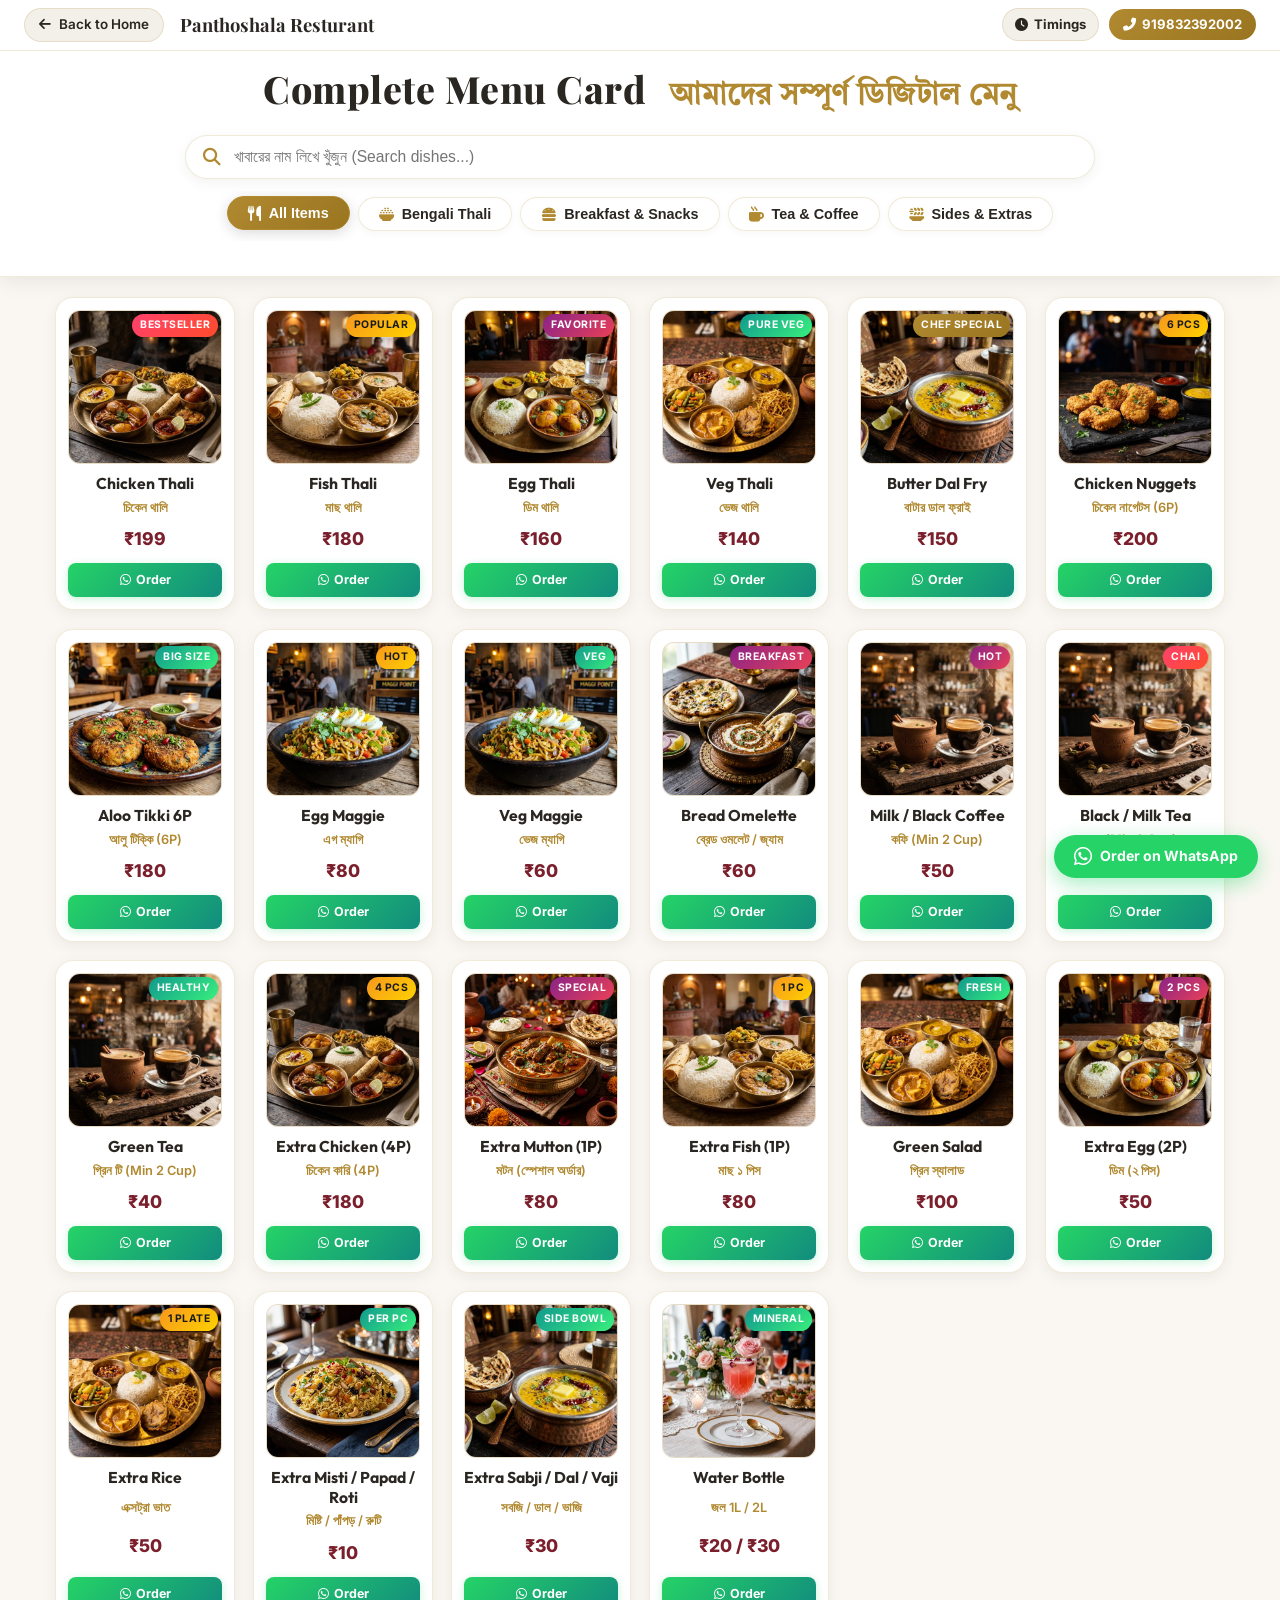
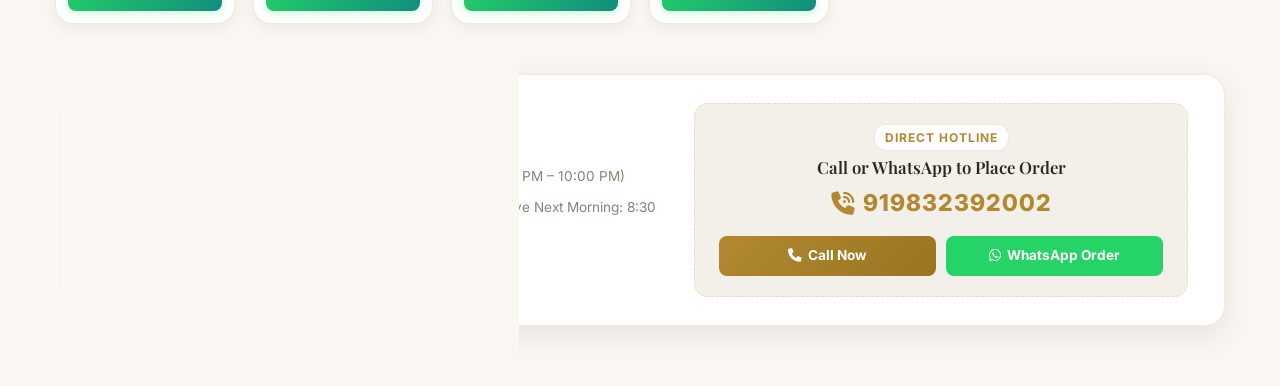
<file: menu.html>
﻿<!DOCTYPE html>
<html lang="bn">
<head>
    <meta charset="UTF-8">
    <meta name="viewport" content="width=device-width, initial-scale=1.0">
    <title>Full Menu Card | Panthoshala Resturant| সম্পূর্ণ মেনু</title>
    
    <!-- Meta Descriptions & SEO -->
    <meta name="description" content="Explore the full digital menu of Panthoshala Resturant. Bengali Thalis, Snacks, Tea, Coffee, Extras & Direct WhatsApp Ordering.">
    <meta name="theme-color" content="#c9a24b">
    
    <!-- Fonts -->
    <link rel="preconnect" href="https://fonts.googleapis.com">
    <link rel="preconnect" href="https://fonts.gstatic.com" crossorigin>
    <link href="https://fonts.googleapis.com/css2?family=Cinzel:wght@500;700;900&family=Inter:wght@300;400;500;600;700;800&family=Outfit:wght@400;500;600;700;800&family=Playfair+Display:ital,wght@0,600;0,700;0,900;1,600&family=Tiro+Bangla:ital@0;1&display=swap" rel="stylesheet">
    
    <!-- Font Awesome -->
    <link rel="stylesheet" href="https://cdnjs.cloudflare.com/ajax/libs/font-awesome/6.5.1/css/all.min.css">
    
    <!-- Main Style -->
    <link rel="stylesheet" href="styles.css">

    <style>
        /* Specific Styles for Compact Full Menu Page (LIGHT THEME) */
        .full-menu-page {
            background-color: var(--bg-deep);
            color: var(--text-primary);
            min-height: 100vh;
        }

        /* Sticky Top Header Container */
        .sticky-menu-top-container {
            position: sticky;
            top: 0;
            z-index: 1000;
            background: var(--bg-card);
            backdrop-filter: blur(20px);
            -webkit-backdrop-filter: blur(20px);
            border-bottom: 1.5px solid var(--glass-border);
            box-shadow: 0 4px 20px rgba(0, 0, 0, 0.08);
        }

        .full-menu-nav {
            padding: 8px 24px;
            display: flex;
            align-items: center;
            justify-content: space-between;
            border-bottom: 1px solid var(--glass-border);
        }

        .full-menu-nav-left {
            display: flex;
            align-items: center;
            gap: 16px;
        }

        .nav-back-btn {
            display: inline-flex;
            align-items: center;
            gap: 8px;
            background: var(--bg-dark);
            border: 1px solid var(--glass-border);
            color: var(--text-primary);
            padding: 5px 14px;
            border-radius: 25px;
            text-decoration: none;
            font-weight: 600;
            font-size: 0.84rem;
            transition: all 0.3s ease;
        }

        .nav-back-btn:hover {
            background: var(--accent-gold);
            color: #ffffff;
            border-color: var(--accent-gold);
            transform: translateX(-3px);
            box-shadow: 0 0 15px rgba(0, 0, 0, 0.15);
        }

        .full-menu-logo-title {
            font-family: 'Playfair Display', serif;
            font-size: 1.15rem;
            font-weight: 700;
            color: var(--text-primary);
        }

        .full-menu-logo-title span {
            color: var(--accent-gold);
        }

        .full-menu-nav-right {
            display: flex;
            align-items: center;
            gap: 10px;
        }

        .nav-timing-btn {
            display: inline-flex;
            align-items: center;
            gap: 6px;
            background: var(--bg-dark);
            border: 1px solid var(--glass-border);
            color: var(--text-primary);
            padding: 5px 12px;
            border-radius: 25px;
            text-decoration: none;
            font-weight: 700;
            font-size: 0.82rem;
            transition: all 0.3s ease;
        }

        .nav-timing-btn:hover {
            background: var(--accent-gold);
            color: #ffffff;
            border-color: var(--accent-gold);
            transform: translateY(-2px);
            box-shadow: 0 0 15px rgba(0, 0, 0, 0.15);
        }

        .nav-call-btn {
            display: inline-flex;
            align-items: center;
            gap: 6px;
            background: linear-gradient(135deg, var(--accent-gold), var(--accent-amber));
            color: #ffffff;
            padding: 5px 14px;
            border-radius: 25px;
            text-decoration: none;
            font-weight: 700;
            font-size: 0.82rem;
            transition: all 0.3s ease;
        }

        .nav-call-btn:hover {
            transform: translateY(-2px);
            box-shadow: 0 4px 15px rgba(0, 0, 0, 0.2);
        }

        /* Full Menu Hero Header */
        .full-menu-hero {
            text-align: center;
            padding: 14px 20px 10px;
            position: relative;
        }

        .full-menu-hero h1 {
            font-family: 'Playfair Display', serif;
            font-size: 2.35rem;
            font-weight: 800;
            color: var(--text-primary);
            margin-bottom: 0;
            line-height: 1.25;
            letter-spacing: 0.5px;
        }

        .full-menu-hero h1 .bengali-heading {
            color: var(--accent-gold);
            display: inline-block;
            font-size: 1.85rem;
            margin-left: 14px;
            font-family: 'Tiro Bangla', serif;
            font-weight: 700;
        }

        .full-menu-hero p {
            display: none;
        }

        /* Search & Filter Controls */
        .menu-control-bar {
            max-width: 950px;
            margin: 0 auto;
            padding: 10px 20px 15px;
        }

        .search-box-wrapper {
            position: relative;
            margin-bottom: 12px;
        }

        .search-box-wrapper input {
            width: 100%;
            background: var(--bg-card);
            border: 1.5px solid var(--glass-border);
            padding: 12px 20px 12px 48px;
            border-radius: 30px;
            color: var(--text-primary);
            font-size: 0.98rem;
            outline: none;
            transition: all 0.3s ease;
            box-shadow: 0 4px 14px rgba(0, 0, 0, 0.05);
        }

        .search-box-wrapper input:focus {
            border-color: var(--accent-gold);
            box-shadow: 0 0 18px rgba(0, 0, 0, 0.1);
            background: var(--bg-card);
        }

        .search-box-wrapper i {
            position: absolute;
            left: 18px;
            top: 50%;
            transform: translateY(-50%);
            color: var(--accent-gold);
            font-size: 1.1rem;
        }

        .menu-category-tabs {
            touch-action: pan-x pan-y;
            overscroll-behavior-x: contain;
            display: flex;
            justify-content: center;
            flex-wrap: wrap;
            gap: 10px;
            margin: 0;
        }

        .menu-tab-btn {
            background: var(--bg-card);
            border: 1.5px solid var(--glass-border);
            color: var(--text-secondary);
            padding: 8px 20px;
            border-radius: 25px;
            font-size: 0.9rem;
            font-weight: 600;
            cursor: pointer;
            backdrop-filter: blur(8px);
            transition: all 0.25s ease;
            display: inline-flex;
            align-items: center;
            gap: 8px;
            box-shadow: 0 2px 8px rgba(0, 0, 0, 0.04);
        }

        .menu-tab-btn i {
            color: var(--accent-gold);
            font-size: 0.95rem;
            transition: transform 0.3s ease;
        }

        .menu-tab-btn:hover {
            border-color: var(--accent-gold);
            color: var(--text-primary);
            background: var(--bg-card2, #f4f8f9);
            transform: translateY(-2px);
            box-shadow: 0 4px 15px rgba(0, 0, 0, 0.08);
        }

        .menu-tab-btn.active {
            background: linear-gradient(135deg, var(--accent-gold), var(--accent-amber));
            border-color: var(--accent-gold);
            color: #ffffff;
            box-shadow: 0 3px 14px rgba(0, 0, 0, 0.15);
            transform: translateY(-1px);
        }

        .menu-tab-btn.active i {
            color: #ffffff;
        }

        /* Compact Grid for Full Menu */
        .compact-menu-grid-container {
            max-width: 1200px;
            margin: 20px auto 50px;
            padding: 0 15px;
        }

        .compact-grid {
            display: grid;
            grid-template-columns: repeat(auto-fill, minmax(180px, 1fr));
            gap: 18px;
        }

        .compact-grid .food-menu-card {
            flex: initial;
            width: 100%;
            animation: floatMenuItem 4.5s ease-in-out infinite alternate;
        }

        .compact-grid .food-menu-card.hidden {
            display: none !important;
        }

        /* No Results Message */
        #no-results-msg {
            text-align: center;
            padding: 50px 20px;
            font-size: 1.1rem;
            color: var(--accent-gold);
            display: none;
            grid-column: 1 / -1;
        }

        /* Order Info Banner (Light Theme) */
        .order-info-banner {
            display: flex;
            align-items: stretch;
            justify-content: space-between;
            gap: 25px;
            padding: 28px 36px;
            border-radius: 20px;
            background: var(--bg-card);
            border: 1.5px solid var(--glass-border);
            box-shadow: 0 10px 30px rgba(0, 0, 0, 0.07);
        }

        .order-timing-card {
            display: flex;
            gap: 20px;
            flex: 1.3;
        }

        .timing-icon {
            width: 52px;
            height: 52px;
            border-radius: 14px;
            background: var(--bg-dark);
            border: 1px solid var(--glass-border);
            display: flex;
            align-items: center;
            justify-content: center;
            color: var(--accent-gold);
            font-size: 1.5rem;
            flex-shrink: 0;
        }

        .timing-details h4 {
            color: var(--text-primary);
            font-size: 1.15rem;
            margin-bottom: 10px;
            font-weight: 700;
        }

        .timing-details ul {
            list-style: none;
            padding: 0;
            margin: 0;
            display: flex;
            flex-direction: column;
            gap: 7px;
        }

        .timing-details li {
            font-size: 0.92rem;
            color: var(--text-secondary);
        }

        .timing-details li strong {
            color: var(--text-primary);
        }

        .timing-details .serve-time {
            color: var(--text-muted);
            font-size: 0.85rem;
        }

        .order-call-box {
            flex: 1;
            display: flex;
            flex-direction: column;
            align-items: center;
            justify-content: center;
            text-align: center;
            background: var(--bg-dark);
            padding: 20px 24px;
            border-radius: 14px;
            border: 1px dashed var(--glass-border);
        }

        .call-badge {
            background: var(--bg-card);
            color: var(--accent-gold);
            font-size: 0.75rem;
            font-weight: 700;
            text-transform: uppercase;
            letter-spacing: 1px;
            padding: 3px 10px;
            border-radius: 12px;
            margin-bottom: 6px;
            border: 1px solid var(--glass-border);
        }

        .order-call-box h3 {
            font-size: 1.05rem;
            color: var(--text-primary);
            margin-bottom: 8px;
            font-weight: 600;
        }

        .order-phone-link {
            font-size: 1.45rem;
            font-weight: 800;
            color: var(--accent-gold);
            text-decoration: none;
            letter-spacing: 1px;
            display: inline-flex;
            align-items: center;
            gap: 8px;
            margin-bottom: 14px;
            transition: transform 0.3s ease;
        }

        .order-phone-link:hover {
            transform: scale(1.05);
        }

        .quick-action-btns {
            display: flex;
            gap: 10px;
            width: 100%;
        }

        .direct-call-btn, .direct-wp-btn {
            flex: 1;
            padding: 9px 12px;
            border-radius: 8px;
            font-size: 0.85rem;
            font-weight: 700;
            text-decoration: none;
            display: inline-flex;
            align-items: center;
            justify-content: center;
            gap: 6px;
            transition: all 0.3s ease;
        }

        .direct-call-btn {
            background: linear-gradient(135deg, var(--accent-gold), var(--accent-amber));
            color: #ffffff;
        }

        .direct-call-btn:hover {
            transform: translateY(-2px);
            box-shadow: 0 4px 15px rgba(0, 0, 0, 0.2);
        }

        .direct-wp-btn {
            background: #25D366;
            color: #ffffff;
        }

        .direct-wp-btn:hover {
            background: #1ebc59;
            transform: translateY(-2px);
            box-shadow: 0 4px 15px rgba(37, 211, 102, 0.4);
        }

        /* Floating Order Quick Dial */
        .floating-order-btn {
            position: fixed;
            bottom: 22px;
            right: 22px;
            z-index: 999;
            display: flex;
            align-items: center;
            gap: 8px;
            background: #25D366;
            color: #ffffff;
            padding: 10px 20px;
            border-radius: 35px;
            text-decoration: none;
            font-weight: 700;
            font-size: 0.88rem;
            box-shadow: 0 6px 20px rgba(37, 211, 102, 0.4);
            transition: all 0.3s ease;
            animation: pulseOrderBtn 2.5s infinite;
        }

        .floating-order-btn:hover {
            background: #1ebc59;
            color: #ffffff;
            transform: scale(1.06);
            box-shadow: 0 8px 25px rgba(37, 211, 102, 0.6);
        }

        @keyframes pulseOrderBtn {
            0%, 100% { transform: scale(1); }
            50% { transform: scale(1.04); }
        }

        @media (max-width: 900px) {
            .order-info-banner {
                flex-direction: column;
                padding: 22px;
            }
            .order-timing-card {
                flex-direction: column;
                gap: 12px;
            }
        }

        @media (max-width: 600px) {
            .full-menu-nav {
                padding: 8px 12px;
            }
            .nav-back-btn span {
                display: none;
            }
            .full-menu-logo-title {
                font-size: 1.05rem;
            }
            .nav-timing-btn {
                padding: 4px 8px;
                font-size: 0.76rem;
            }
            .nav-timing-btn span {
                display: none;
            }
            .nav-call-btn {
                padding: 4px 10px;
                font-size: 0.76rem;
            }
            .full-menu-hero {
                padding: 10px 10px 4px;
            }
            .full-menu-hero h1 {
                font-size: 1.65rem;
            }
            .full-menu-hero h1 .bengali-heading {
                font-size: 1.35rem;
                display: block;
                margin-left: 0;
                margin-top: 4px;
            }
            .menu-control-bar {
                padding: 6px 12px 10px;
            }
            .search-box-wrapper {
                margin-bottom: 8px;
            }
            .search-box-wrapper input {
                padding: 9px 16px 9px 38px;
                font-size: 0.88rem;
                border-radius: 25px;
            }
            .search-box-wrapper i {
                left: 14px;
                font-size: 0.95rem;
            }
            .menu-category-tabs {
            touch-action: pan-x pan-y;
            overscroll-behavior-x: contain;
                gap: 6px;
                overflow-x: auto;
                flex-wrap: nowrap;
                justify-content: flex-start;
                padding-bottom: 4px;
                -webkit-overflow-scrolling: touch;
            }
            .menu-tab-btn {
                padding: 6px 14px;
                font-size: 0.8rem;
                border-radius: 20px;
                white-space: nowrap;
                flex-shrink: 0;
            }
            .compact-grid {
                grid-template-columns: repeat(2, 1fr);
                gap: 10px;
            }
            .compact-grid .food-menu-card {
                padding: 8px;
            }
            .food-title {
                font-size: 0.86rem;
            }
            .bengali-title {
                font-size: 0.72rem;
            }
            .food-price {
                font-size: 0.95rem;
            }
            .food-order-btn {
                padding: 5px 8px;
                font-size: 0.72rem;
            }
        }
    </style>
</head>
<body class="full-menu-page">

    <!-- Sticky Top Header (Navbar + Hero Title + Search Box + Filter Tabs) -->
    <div class="sticky-menu-top-container">
        <!-- Top Navigation Bar -->
        <nav class="full-menu-nav">
            <div class="full-menu-nav-left">
                <a href="index.html" class="nav-back-btn" title="Go back to Home Page">
                    <i class="fas fa-arrow-left"></i> <span>Back to Home</span>
                </a>
                <div class="full-menu-logo-title">Panthoshala Resturant</div>
            </div>
            <div class="full-menu-nav-right">
                <a href="#order-timings" class="nav-timing-btn" id="nav-timing-toggle-btn" title="Order Timings (অর্ডার সময়সূচী)">
                    <i class="fas fa-clock" id="nav-timing-icon"></i> <span id="nav-timing-text">Timings</span>
                </a>
                <a href="tel:919832392002" class="nav-call-btn">
                    <i class="fas fa-phone-alt"></i> <span>919832392002</span>
                </a>
            </div>
        </nav>

        <!-- Hero Header -->
        <header class="full-menu-hero">
            <h1>Complete Menu Card <span class="bengali-heading">আমাদের সম্পূর্ণ ডিজিটাল মেনু</span></h1>
        </header>

        <!-- Search Bar & Category Filter Tabs -->
        <div class="menu-control-bar">
            <div class="search-box-wrapper">
                <i class="fas fa-search"></i>
                <input type="text" id="menu-search-input" placeholder="খাবারের নাম লিখে খুঁজুন (Search dishes...)" autocomplete="off">
            </div>

            <div class="menu-category-tabs">
                <button class="menu-tab-btn active" data-category="all">
                    <i class="fas fa-utensils"></i> All Items
                </button>
                <button class="menu-tab-btn" data-category="thali">
                    <i class="fas fa-bowl-rice"></i> Bengali Thali
                </button>
                <button class="menu-tab-btn" data-category="snacks">
                    <i class="fas fa-burger"></i> Breakfast & Snacks
                </button>
                <button class="menu-tab-btn" data-category="beverages">
                    <i class="fas fa-mug-hot"></i> Tea & Coffee
                </button>
                <button class="menu-tab-btn" data-category="extras">
                    <i class="fas fa-plate-wheat"></i> Sides & Extras
                </button>
            </div>
        </div>
    </div>

    <!-- Compact Full Menu Grid -->
    <main class="compact-menu-grid-container">
        <div class="compact-grid" id="full-menu-grid">

            <!-- 1. Chicken Thali -->
            <div class="food-menu-card" data-category="thali" data-keywords="chicken thali murgi murgir mangsho rice dal sabji thali">
                <div class="food-card-badge bestseller">Bestseller</div>
                <div class="food-card-img-box">
                    <img src="assets/menu_chicken_thali.webp" alt="Chicken Thali" loading="lazy">
                </div>
                <div class="food-card-body">
                    <h3 class="food-title">Chicken Thali</h3>
                    <span class="bengali-title">চিকেন থালি</span>
                    <span class="food-price">₹199</span>
                    <a href="https://wa.me/919832392002?text==Hi%20Panthoshala%20Resturant,%20I%20want%20to%20order%20Chicken%20Thali%20(₹199)" target="_blank" class="food-order-btn">
                        <i class="fab fa-whatsapp"></i> Order
                    </a>
                </div>
            </div>

            <!-- 2. Fish Thali -->
            <div class="food-menu-card" data-category="thali" data-keywords="fish thali macher thali mach jhol rui katla rice dal thali">
                <div class="food-card-badge popular">Popular</div>
                <div class="food-card-img-box">
                    <img src="assets/menu_fish_thali.webp" alt="Fish Thali" loading="lazy">
                </div>
                <div class="food-card-body">
                    <h3 class="food-title">Fish Thali</h3>
                    <span class="bengali-title">মাছ থালি</span>
                    <span class="food-price">₹180</span>
                    <a href="https://wa.me/919832392002?text==Hi%20Panthoshala%20Resturant,%20I%20want%20to%20order%20Fish%20Thali%20(₹180)" target="_blank" class="food-order-btn">
                        <i class="fab fa-whatsapp"></i> Order
                    </a>
                </div>
            </div>

            <!-- 3. Egg Thali -->
            <div class="food-menu-card" data-category="thali" data-keywords="egg thali dimer thali dim kosha rice dal thali">
                <div class="food-card-badge special">Favorite</div>
                <div class="food-card-img-box">
                    <img src="assets/menu_egg_thali.webp" alt="Egg Thali" loading="lazy">
                </div>
                <div class="food-card-body">
                    <h3 class="food-title">Egg Thali</h3>
                    <span class="bengali-title">ডিম থালি</span>
                    <span class="food-price">₹160</span>
                    <a href="https://wa.me/919832392002?text==Hi%20Panthoshala%20Resturant,%20I%20want%20to%20order%20Egg%20Thali%20(₹160)" target="_blank" class="food-order-btn">
                        <i class="fab fa-whatsapp"></i> Order
                    </a>
                </div>
            </div>

            <!-- 4. Veg Thali -->
            <div class="food-menu-card" data-category="thali" data-keywords="veg thali niramish thali paneer dal sabji rice mishti doi">
                <div class="food-card-badge pure-veg">Pure Veg</div>
                <div class="food-card-img-box">
                    <img src="assets/menu_veg_thali.webp" alt="Veg Thali" loading="lazy">
                </div>
                <div class="food-card-body">
                    <h3 class="food-title">Veg Thali</h3>
                    <span class="bengali-title">ভেজ থালি</span>
                    <span class="food-price">₹140</span>
                    <a href="https://wa.me/919832392002?text==Hi%20Panthoshala%20Resturant,%20I%20want%20to%20order%20Veg%20Thali%20(₹140)" target="_blank" class="food-order-btn">
                        <i class="fab fa-whatsapp"></i> Order
                    </a>
                </div>
            </div>

            <!-- 5. Butter Dal Fry -->
            <div class="food-menu-card" data-category="extras" data-keywords="butter dal fry yellow dal tadka veg">
                <div class="food-card-badge chef">Chef Special</div>
                <div class="food-card-img-box">
                    <img src="assets/menu_butter_dal_fry.webp" alt="Butter Dal Fry" loading="lazy">
                </div>
                <div class="food-card-body">
                    <h3 class="food-title">Butter Dal Fry</h3>
                    <span class="bengali-title">বাটার ডাল ফ্রাই</span>
                    <span class="food-price">₹150</span>
                    <a href="https://wa.me/919832392002?text==Hi%20Panthoshala%20Resturant,%20I%20want%20to%20order%20Butter%20Dal%20Fry%20(₹150)" target="_blank" class="food-order-btn">
                        <i class="fab fa-whatsapp"></i> Order
                    </a>
                </div>
            </div>

            <!-- 6. Chicken Nuggets (6P) -->
            <div class="food-menu-card" data-category="snacks" data-keywords="chicken nuggets 6p fried snacks non-veg">
                <div class="food-card-badge popular">6 Pcs</div>
                <div class="food-card-img-box">
                    <img src="assets/menu_chicken_nuggets.webp" alt="Chicken Nuggets" loading="lazy">
                </div>
                <div class="food-card-body">
                    <h3 class="food-title">Chicken Nuggets</h3>
                    <span class="bengali-title">চিকেন নাগেটস (6P)</span>
                    <span class="food-price">₹200</span>
                    <a href="https://wa.me/919832392002?text==Hi%20Panthoshala%20Resturant,%20I%20want%20to%20order%20Chicken%20Nuggets%20(₹200)" target="_blank" class="food-order-btn">
                        <i class="fab fa-whatsapp"></i> Order
                    </a>
                </div>
            </div>

            <!-- 7. Aloo Tikki Big Size (6P) -->
            <div class="food-menu-card" data-category="snacks" data-keywords="aloo tikki potato cutlet snacks big size veg">
                <div class="food-card-badge pure-veg">Big Size</div>
                <div class="food-card-img-box">
                    <img src="assets/menu_aloo_tikki.webp" alt="Aloo Tikki Big Size" loading="lazy">
                </div>
                <div class="food-card-body">
                    <h3 class="food-title">Aloo Tikki 6P</h3>
                    <span class="bengali-title">আলু টিক্কি (6P)</span>
                    <span class="food-price">₹180</span>
                    <a href="https://wa.me/919832392002?text==Hi%20Panthoshala%20Resturant,%20I%20want%20to%20order%20Aloo%20Tikki%20(₹180)" target="_blank" class="food-order-btn">
                        <i class="fab fa-whatsapp"></i> Order
                    </a>
                </div>
            </div>

            <!-- 8. Egg Maggie -->
            <div class="food-menu-card" data-category="snacks" data-keywords="egg maggie noodles masala snacks">
                <div class="food-card-badge popular">Hot</div>
                <div class="food-card-img-box">
                    <img src="assets/menu_egg_maggie.webp" alt="Egg Maggie" loading="lazy">
                </div>
                <div class="food-card-body">
                    <h3 class="food-title">Egg Maggie</h3>
                    <span class="bengali-title">এগ ম্যাগি</span>
                    <span class="food-price">₹80</span>
                    <a href="https://wa.me/919832392002?text==Hi%20Panthoshala%20Resturant,%20I%20want%20to%20order%20Egg%20Maggie%20(₹80)" target="_blank" class="food-order-btn">
                        <i class="fab fa-whatsapp"></i> Order
                    </a>
                </div>
            </div>

            <!-- 9. Veg Maggie -->
            <div class="food-menu-card" data-category="snacks" data-keywords="veg maggie masala noodles snacks vegetarian">
                <div class="food-card-badge pure-veg">Veg</div>
                <div class="food-card-img-box">
                    <img src="assets/menu_egg_maggie.webp" alt="Veg Maggie" loading="lazy">
                </div>
                <div class="food-card-body">
                    <h3 class="food-title">Veg Maggie</h3>
                    <span class="bengali-title">ভেজ ম্যাগি</span>
                    <span class="food-price">₹60</span>
                    <a href="https://wa.me/919832392002?text==Hi%20Panthoshala%20Resturant,%20I%20want%20to%20order%20Veg%20Maggie%20(₹60)" target="_blank" class="food-order-btn">
                        <i class="fab fa-whatsapp"></i> Order
                    </a>
                </div>
            </div>

            <!-- 10. Bread Omelette / Jam / Butter -->
            <div class="food-menu-card" data-category="snacks" data-keywords="bread omelette jam butter breakfast toast egg">
                <div class="food-card-badge special">Breakfast</div>
                <div class="food-card-img-box">
                    <img src="assets/menu6.webp" alt="Bread Omelette Jam Butter" loading="lazy">
                </div>
                <div class="food-card-body">
                    <h3 class="food-title">Bread Omelette</h3>
                    <span class="bengali-title">ব্রেড ওমলেট / জ্যাম</span>
                    <span class="food-price">₹60</span>
                    <a href="https://wa.me/919832392002?text==Hi%20Panthoshala%20Resturant,%20I%20want%20to%20order%20Bread%20Omelette%20(₹60)" target="_blank" class="food-order-btn">
                        <i class="fab fa-whatsapp"></i> Order
                    </a>
                </div>
            </div>

            <!-- 11. Milk / Black Coffee -->
            <div class="food-menu-card" data-category="beverages" data-keywords="coffee milk coffee black coffee hot drink beverages espresso">
                <div class="food-card-badge special">Hot</div>
                <div class="food-card-img-box">
                    <img src="assets/menu_tea_coffee.webp" alt="Milk and Black Coffee" loading="lazy">
                </div>
                <div class="food-card-body">
                    <h3 class="food-title">Milk / Black Coffee</h3>
                    <span class="bengali-title">কফি (Min 2 Cup)</span>
                    <span class="food-price">₹50</span>
                    <a href="https://wa.me/919832392002?text==Hi%20Panthoshala%20Resturant,%20I%20want%20to%20order%20Coffee" target="_blank" class="food-order-btn">
                        <i class="fab fa-whatsapp"></i> Order
                    </a>
                </div>
            </div>

            <!-- 12. Black / Milk Tea -->
            <div class="food-menu-card" data-category="beverages" data-keywords="tea chai milk tea black tea masala chai beverage">
                <div class="food-card-badge bestseller">Chai</div>
                <div class="food-card-img-box">
                    <img src="assets/menu_tea_coffee.webp" alt="Black and Milk Tea" loading="lazy">
                </div>
                <div class="food-card-body">
                    <h3 class="food-title">Black / Milk Tea</h3>
                    <span class="bengali-title">চা (Min 2 Cup)</span>
                    <span class="food-price">₹25</span>
                    <a href="https://wa.me/919832392002?text==Hi%20Panthoshala%20Resturant,%20I%20want%20to%20order%20Tea" target="_blank" class="food-order-btn">
                        <i class="fab fa-whatsapp"></i> Order
                    </a>
                </div>
            </div>

            <!-- 13. Green Tea -->
            <div class="food-menu-card" data-category="beverages" data-keywords="green tea healthy detox hot beverage">
                <div class="food-card-badge pure-veg">Healthy</div>
                <div class="food-card-img-box">
                    <img src="assets/menu_tea_coffee.webp" alt="Green Tea" loading="lazy">
                </div>
                <div class="food-card-body">
                    <h3 class="food-title">Green Tea</h3>
                    <span class="bengali-title">গ্রিন টি (Min 2 Cup)</span>
                    <span class="food-price">₹40</span>
                    <a href="https://wa.me/919832392002?text==Hi%20Panthoshala%20Resturant,%20I%20want%20to%20order%20Green%20Tea" target="_blank" class="food-order-btn">
                        <i class="fab fa-whatsapp"></i> Order
                    </a>
                </div>
            </div>

            <!-- 14. Extra Chicken (4P) -->
            <div class="food-menu-card" data-category="extras" data-keywords="extra chicken 4p murgir mangsho chicken curry side non-veg">
                <div class="food-card-badge popular">4 Pcs</div>
                <div class="food-card-img-box">
                    <img src="assets/menu_chicken_thali.webp" alt="Extra Chicken 4P" loading="lazy">
                </div>
                <div class="food-card-body">
                    <h3 class="food-title">Extra Chicken (4P)</h3>
                    <span class="bengali-title">চিকেন কারি (4P)</span>
                    <span class="food-price">₹180</span>
                    <a href="https://wa.me/919832392002?text==Hi%20Panthoshala%20Resturant,%20I%20want%20to%20order%20Extra%20Chicken%204P%20(₹180)" target="_blank" class="food-order-btn">
                        <i class="fab fa-whatsapp"></i> Order
                    </a>
                </div>
            </div>

            <!-- 15. Extra Mutton (1P - Special Order) -->
            <div class="food-menu-card" data-category="extras" data-keywords="extra mutton 1p khasi mangsho mutton kosha special non-veg">
                <div class="food-card-badge special">Special</div>
                <div class="food-card-img-box">
                    <img src="assets/menu3.webp" alt="Extra Mutton 1P" loading="lazy">
                </div>
                <div class="food-card-body">
                    <h3 class="food-title">Extra Mutton (1P)</h3>
                    <span class="bengali-title">মটন (স্পেশাল অর্ডার)</span>
                    <span class="food-price">₹80</span>
                    <a href="https://wa.me/919832392002?text==Hi%20Panthoshala%20Resturant,%20I%20want%20to%20order%20Extra%20Mutton%20(₹80)" target="_blank" class="food-order-btn">
                        <i class="fab fa-whatsapp"></i> Order
                    </a>
                </div>
            </div>

            <!-- 16. Extra Fish (1P) -->
            <div class="food-menu-card" data-category="extras" data-keywords="extra fish 1p macher jhol rui katla side non-veg">
                <div class="food-card-badge popular">1 Pc</div>
                <div class="food-card-img-box">
                    <img src="assets/menu_fish_thali.webp" alt="Extra Fish 1P" loading="lazy">
                </div>
                <div class="food-card-body">
                    <h3 class="food-title">Extra Fish (1P)</h3>
                    <span class="bengali-title">মাছ ১ পিস</span>
                    <span class="food-price">₹80</span>
                    <a href="https://wa.me/919832392002?text==Hi%20Panthoshala%20Resturant,%20I%20want%20to%20order%20Extra%20Fish%20(₹80)" target="_blank" class="food-order-btn">
                        <i class="fab fa-whatsapp"></i> Order
                    </a>
                </div>
            </div>

            <!-- 17. Green Salad -->
            <div class="food-menu-card" data-category="extras" data-keywords="green salad cucumber tomato onion lemon salad veg">
                <div class="food-card-badge pure-veg">Fresh</div>
                <div class="food-card-img-box">
                    <img src="assets/menu_veg_thali.webp" alt="Green Salad" loading="lazy">
                </div>
                <div class="food-card-body">
                    <h3 class="food-title">Green Salad</h3>
                    <span class="bengali-title">গ্রিন স্যালাড</span>
                    <span class="food-price">₹100</span>
                    <a href="https://wa.me/919832392002?text==Hi%20Panthoshala%20Resturant,%20I%20want%20to%20order%20Green%20Salad%20(₹100)" target="_blank" class="food-order-btn">
                        <i class="fab fa-whatsapp"></i> Order
                    </a>
                </div>
            </div>

            <!-- 18. Extra Egg (2P) -->
            <div class="food-menu-card" data-category="extras" data-keywords="extra egg 2p dim egg curry side non-veg">
                <div class="food-card-badge special">2 Pcs</div>
                <div class="food-card-img-box">
                    <img src="assets/menu_egg_thali.webp" alt="Extra Egg 2P" loading="lazy">
                </div>
                <div class="food-card-body">
                    <h3 class="food-title">Extra Egg (2P)</h3>
                    <span class="bengali-title">ডিম (২ পিস)</span>
                    <span class="food-price">₹50</span>
                    <a href="https://wa.me/919832392002?text==Hi%20Panthoshala%20Resturant,%20I%20want%20to%20order%20Extra%20Egg%202P%20(₹50)" target="_blank" class="food-order-btn">
                        <i class="fab fa-whatsapp"></i> Order
                    </a>
                </div>
            </div>

            <!-- 19. Extra Rice -->
            <div class="food-menu-card" data-category="extras" data-keywords="extra rice bhat rice portion veg side">
                <div class="food-card-badge popular">1 Plate</div>
                <div class="food-card-img-box">
                    <img src="assets/menu_veg_thali.webp" alt="Extra Rice" loading="lazy">
                </div>
                <div class="food-card-body">
                    <h3 class="food-title">Extra Rice</h3>
                    <span class="bengali-title">এক্সট্রা ভাত</span>
                    <span class="food-price">₹50</span>
                    <a href="https://wa.me/919832392002?text==Hi%20Panthoshala%20Resturant,%20I%20want%20to%20order%20Extra%20Rice%20(₹50)" target="_blank" class="food-order-btn">
                        <i class="fab fa-whatsapp"></i> Order
                    </a>
                </div>
            </div>

            <!-- 20. Extra Misti / Papad / Roti -->
            <div class="food-menu-card" data-category="extras" data-keywords="extra misti papad roti sweet flatbread side">
                <div class="food-card-badge pure-veg">Per Pc</div>
                <div class="food-card-img-box">
                    <img src="assets/menu2.webp" alt="Extra Misti Papad Roti" loading="lazy">
                </div>
                <div class="food-card-body">
                    <h3 class="food-title">Extra Misti / Papad / Roti</h3>
                    <span class="bengali-title">মিষ্টি / পাঁপড় / রুটি</span>
                    <span class="food-price">₹10</span>
                    <a href="https://wa.me/919832392002?text==Hi%20Panthoshala%20Resturant,%20I%20want%20to%20order%20Extra%20Misti%20Papad%20Roti%20(₹10)" target="_blank" class="food-order-btn">
                        <i class="fab fa-whatsapp"></i> Order
                    </a>
                </div>
            </div>

            <!-- 21. Extra Sabji / Dal / Vaji -->
            <div class="food-menu-card" data-category="extras" data-keywords="extra sabji dal vaji butter dal fry veg side">
                <div class="food-card-badge pure-veg">Side Bowl</div>
                <div class="food-card-img-box">
                    <img src="assets/menu_butter_dal_fry.webp" alt="Extra Sabji Dal Vaji" loading="lazy">
                </div>
                <div class="food-card-body">
                    <h3 class="food-title">Extra Sabji / Dal / Vaji</h3>
                    <span class="bengali-title">সবজি / ডাল / ভাজি</span>
                    <span class="food-price">₹30</span>
                    <a href="https://wa.me/919832392002?text==Hi%20Panthoshala%20Resturant,%20I%20want%20to%20order%20Extra%20Sabji%20Dal%20Vaji%20(₹30)" target="_blank" class="food-order-btn">
                        <i class="fab fa-whatsapp"></i> Order
                    </a>
                </div>
            </div>

            <!-- 20. Packaged Water Bottle (1L / 2L) -->
            <div class="food-menu-card" data-category="beverages" data-keywords="water bottle 1l 2l mineral water drink">
                <div class="food-card-badge pure-veg">Mineral</div>
                <div class="food-card-img-box">
                    <img src="assets/menu5.webp" alt="Packaged Water Bottle" loading="lazy">
                </div>
                <div class="food-card-body">
                    <h3 class="food-title">Water Bottle</h3>
                    <span class="bengali-title">জল 1L / 2L</span>
                    <span class="food-price">₹20 / ₹30</span>
                    <a href="https://wa.me/919832392002?text==Hi%20Panthoshala%20Resturant,%20I%20want%20to%20order%20Water%20Bottle" target="_blank" class="food-order-btn">
                        <i class="fab fa-whatsapp"></i> Order
                    </a>
                </div>
            </div>

        </div>

        <!-- No Results Fallback -->
        <div id="no-results-msg">
            <i class="fas fa-search" style="font-size: 2.5rem; margin-bottom: 12px; display: block;"></i>
            <p>আপনার খোঁজা অনুযায়ী কোনো খাবার পাওয়া যায়নি। অন্য কিছু লিখে খুঁজুন।</p>
        </div>
    </main>

    <!-- Order Timings Banner -->
    <div id="order-timings" style="max-width: 1200px; margin: 0 auto 60px; padding: 0 15px; scroll-margin-top: 170px;">
        <div class="order-info-banner glassmorphism">
            <div class="order-timing-card">
                <div class="timing-icon"><i class="fas fa-clock"></i></div>
                <div class="timing-details">
                    <h4>⏰ Order Timings (অর্ডার সময়সূচী)</h4>
                    <ul>
                        <li><strong>☀️ Lunch:</strong> Any Time You're Hungry!</li>
                        <li><strong>🌙 Dinner:</strong> Order 05:00 PM – 06:30 PM <span class="serve-time">(Serve: 9:30 PM – 10:00 PM)</span></li>
                        <li><strong>🌅 Breakfast:</strong> Pre-order 09:00 PM – 10:00 PM <span class="serve-time">(Serve Next Morning: 8:30 AM)</span></li>
                    </ul>
                </div>
            </div>
            
            <div class="order-call-box">
                <div class="call-badge">Direct Hotline</div>
                <h3>Call or WhatsApp to Place Order</h3>
                <a href="tel:919832392002" class="order-phone-link">
                    <i class="fas fa-phone-volume"></i> 919832392002
                </a>
                <div class="quick-action-btns">
                    <a href="tel:919832392002" class="direct-call-btn">
                        <i class="fas fa-phone"></i> Call Now
                    </a>
                    <a href="https://wa.me/919832392002?text==Hello%20Panthoshala%20Resturant,%20I%20want%20to%20place%20an%20order!" target="_blank" class="direct-wp-btn">
                        <i class="fab fa-whatsapp"></i> WhatsApp Order
                    </a>
                </div>
            </div>
        </div>
    </div>

    <!-- Floating Direct WhatsApp Button -->
    <a href="https://wa.me/919832392002?text==Hello%20Panthoshala%20Resturant,%20I%20want%20to%20order%20food!" target="_blank" class="floating-order-btn" title="Direct WhatsApp Order">
        <i class="fab fa-whatsapp" style="font-size: 1.3rem;"></i> <span>Order on WhatsApp</span>
    </a>

    <!-- JavaScript for Live Search & Category Filtering -->
    <script>
        document.addEventListener('DOMContentLoaded', () => {
            const searchInput = document.getElementById('menu-search-input');
            const categoryTabs = document.querySelectorAll('.menu-tab-btn');
            const foodCards = document.querySelectorAll('.food-menu-card');
            const noResultsMsg = document.getElementById('no-results-msg');

            let activeCategory = 'all';

            function filterMenu() {
                const query = searchInput.value.toLowerCase().trim();
                let visibleCount = 0;

                foodCards.forEach(card => {
                    const cardCategory = card.getAttribute('data-category');
                    const keywords = (card.getAttribute('data-keywords') || '') + ' ' + card.innerText.toLowerCase();

                    const matchesCategory = (activeCategory === 'all' || cardCategory === activeCategory);
                    const matchesSearch = query === '' || keywords.includes(query);

                    if (matchesCategory && matchesSearch) {
                        card.classList.remove('hidden');
                        visibleCount++;
                    } else {
                        card.classList.add('hidden');
                    }
                });

                if (visibleCount === 0) {
                    noResultsMsg.style.display = 'block';
                } else {
                    noResultsMsg.style.display = 'none';
                }
            }

            // Category Tab Clicks
            categoryTabs.forEach(tab => {
                tab.addEventListener('click', () => {
                    categoryTabs.forEach(t => t.classList.remove('active'));
                    tab.classList.add('active');
                    activeCategory = tab.getAttribute('data-category');
                    const tabsContainer = tab.closest('.menu-category-tabs');
                    if (tabsContainer) {
                        const targetScroll = tab.offsetLeft - (tabsContainer.clientWidth / 2) + (tab.offsetWidth / 2);
                        tabsContainer.scrollTo({ left: targetScroll, behavior: 'smooth' });
                    }
                    filterMenu();
                });
            });

            // Search Input Live Filter
            searchInput.addEventListener('input', () => {
                filterMenu();
            });

            // ============================================================
            // TWO-WAY TOGGLE SCROLL (Click to go to Timings, Click again to go to Top)
            // ============================================================
            const timingToggleBtn = document.getElementById('nav-timing-toggle-btn');
            const timingIcon = document.getElementById('nav-timing-icon');
            const timingText = document.getElementById('nav-timing-text');
            const orderTimingsSection = document.getElementById('order-timings');

            function isNearTimingsSection() {
                if (!orderTimingsSection) return false;
                const rect = orderTimingsSection.getBoundingClientRect();
                return rect.top <= window.innerHeight * 0.75;
            }

            if (timingToggleBtn && orderTimingsSection) {
                timingToggleBtn.addEventListener('click', (e) => {
                    e.preventDefault();
                    if (isNearTimingsSection()) {
                        // If already at Timings section -> Smoothly scroll back to TOP
                        window.scrollTo({ top: 0, behavior: 'smooth' });
                    } else {
                        // Smoothly scroll DOWN to Order Timings section
                        orderTimingsSection.scrollIntoView({ behavior: 'smooth', block: 'start' });
                    }
                });

                // Dynamically update button icon/text when user scrolls near timings
                window.addEventListener('scroll', () => {
                    if (isNearTimingsSection()) {
                        timingToggleBtn.classList.add('at-bottom');
                        if (timingIcon) timingIcon.className = 'fas fa-arrow-up';
                        if (timingText) timingText.innerText = 'Top';
                        timingToggleBtn.title = 'Scroll back to Top (উপরে ফিরে যান)';
                    } else {
                        timingToggleBtn.classList.remove('at-bottom');
                        if (timingIcon) timingIcon.className = 'fas fa-clock';
                        if (timingText) timingText.innerText = 'Timings';
                        timingToggleBtn.title = 'Order Timings (অর্ডার সময়সূচী)';
                    }
                }, { passive: true });
            }
        });
    </script>
</body>
</html>
</file>
<file: styles.css>
﻿/* ============================================================
   PANTHOSHALA RESTURANT — Premium Modern Theme
   ============================================================ */

@import url('https://fonts.googleapis.com/css2?family=Playfair+Display:wght@400;600;700;800&family=Outfit:wght@300;400;600;800&family=Inter:wght@300;400;500;600&display=swap');

/* ---- CSS Variables ---- */
:root {
    --bg-deep:              #FAF7F2; /* Warm Off-white/Cream (main bg) */
    --bg-dark:              #F3EFE9; /* Beige/Cream (section bg alt) */
    --bg-card:              #FFFFFF; /* White for cards */
    --bg-card2:             #F7F2E9; /* Card hover background */
    --bg-cream:             #EBE5DA; /* Darker cream/beige accent */
    --accent-gold:          #B08930; /* Antique Gold (high contrast for light theme) */
    --accent-amber:         #9A7520; /* Darker amber gold */
    --accent-light:         #CBA344; /* Light Gold (hover states) */
    --accent-red:           #7A1F2B; /* Deep Maroon/Wine (highlights) */
    --accent-warm:          #8F2D39; /* Warm Wine/Maroon */
    --text-primary:         #2A2621; /* Rich dark charcoal/brown (primary text) */
    --text-secondary:       #5C554E; /* Medium dark charcoal/brown (secondary text) */
    --text-muted:           #8C8175; /* Muted brown-gray */
    --text-light-section:   #2A2621; /* Text on light sections */
    --glass-bg:             rgba(176, 137, 48, 0.05); /* Antique Gold based glass */
    --glass-border:         rgba(176, 137, 48, 0.18);
    --glass-shadow:         0 8px 30px rgba(42, 38, 33, 0.06);
    --glow-gold:            0 0 25px rgba(176, 137, 48, 0.15);
    --radius-sm:            8px;
    --radius-md:            16px;
    --radius-lg:            24px;
    --transition:           all 0.4s cubic-bezier(0.4, 0, 0.2, 1);
}

/* ---- Reset ---- */
*, *::before, *::after {
    margin: 0;
    padding: 0;
    box-sizing: border-box;
}

html {
    scroll-behavior: smooth;
}

body {
    font-family: 'Inter', sans-serif;
    background-color: var(--bg-deep);
    color: var(--text-primary);
    overflow-x: hidden;
    line-height: 1.6;
}

body.no-scroll {
    overflow-y: hidden !important;
}

h1, h2, h3, h4 {
    font-family: 'Playfair Display', 'Tiro Bangla', serif;
    line-height: 1.2;
}

/* ---- Custom Scrollbar ---- */
::-webkit-scrollbar          { width: 6px; }
::-webkit-scrollbar-track    { background: var(--bg-deep); }
::-webkit-scrollbar-thumb    { background: var(--accent-gold); border-radius: 3px; }
::-webkit-scrollbar-thumb:hover { background: var(--accent-amber); }

/* ============================================================
   NAVBAR
   ============================================================ */
.navbar {
    position: sticky;
    top: 0;
    margin: 0;
    width: 100%;
    padding: 0 5%;
    height: 72px;
    border-radius: 0;
    display: flex;
    justify-content: space-between;
    align-items: center;
    background: rgba(250, 246, 238, 0.92);
    backdrop-filter: blur(20px);
    -webkit-backdrop-filter: blur(20px);
    z-index: 1000;
    border-bottom: 1px solid rgba(201, 162, 75, 0.2);
    box-shadow: 0 4px 30px rgba(0, 0, 0, 0.05);
    transition: var(--transition);
}

.navbar-scrolled {
    height: 62px;
    background: rgba(250, 246, 238, 0.97);
    border-bottom-color: rgba(201, 162, 75, 0.35);
    box-shadow: 0 8px 40px rgba(0, 0, 0, 0.08), var(--glow-gold);
}

.logo-container {
    display: flex;
    align-items: center;
    gap: 2px; /* Set gap to almost zero to align right next to logo image */
}

.logo-brand-img {
    position: relative;
    z-index: 1002;
    height: 52px;
    width: auto;
    object-fit: contain;
    transition: var(--transition);
}

.logo-brand-img:hover {
    transform: scale(1.04);
}

.logo-text-wrapper {
    display: flex;
    align-items: center;
    position: relative;
    padding-left: 0px; /* Removed padding entirely to start text immediately */
    /* no overflow: hidden so football can roll across the whole screen */
}

.animated-football-header {
    position: absolute;
    left: -52px;
    width: 48px;
    height: 48px;
    top: 50%;
    margin-top: -24px;
    display: inline-block;
    z-index: 10;
    animation: footballRollAcross 14s linear infinite;
    will-change: left, transform, opacity;
    pointer-events: none;
}

.animated-football-header svg,
.animated-football-header img {
    width: 100%;
    height: 100%;
    filter: drop-shadow(0 2px 5px rgba(183, 28, 28, 0.4)) drop-shadow(0 1px 2px rgba(0, 0, 0, 0.25)) !important;
}

.logo-text {
    font-size: 1.5rem;
    font-weight: 800;
    letter-spacing: 1px;
    background: linear-gradient(90deg, var(--accent-red), #8A641B);
    -webkit-background-clip: text;
    -webkit-text-fill-color: transparent;
    font-family: 'Outfit', sans-serif;
    display: inline-block;
    white-space: nowrap;
    overflow: hidden;
    clip-path: inset(0 100% 0 0);
    opacity: 0;
    animation: revealTextWipe 14s linear infinite;
    will-change: clip-path, opacity;
}

.nav-links {
    display: flex;
    flex-direction: column;
    position: absolute;
    top: 100%;
    right: 5%; /* Align with padding of navbar actions */
    width: 210px;
    height: auto;
    background: rgba(250, 246, 238, 0.97);
    backdrop-filter: blur(20px);
    -webkit-backdrop-filter: blur(20px);
    border: 1px solid rgba(201, 162, 75, 0.2);
    border-radius: 0 0 var(--radius-md) var(--radius-md);
    padding: 1.5rem 0;
    gap: 0.25rem;
    box-shadow: 0 15px 40px rgba(0, 0, 0, 0.1);
    opacity: 0;
    transform: translateY(-8px);
    pointer-events: none;
    transition: all 0.3s cubic-bezier(0.165, 0.84, 0.44, 1);
    align-items: center;
    list-style: none;
    z-index: 1000;
}

.nav-links.nav-active {
    opacity: 1;
    transform: translateY(0);
    pointer-events: auto;
}

.nav-links a {
    text-decoration: none;
    color: var(--text-secondary);
    font-weight: 500;
    font-size: 0.95rem;
    letter-spacing: 0.5px;
    text-transform: uppercase;
    padding: 0.65rem 1.4rem;
    border-radius: var(--radius-sm);
    transition: var(--transition);
    position: relative;
    display: block;
    width: 100%;
    text-align: center;
}

.nav-links a::after {
    content: '';
    position: absolute;
    bottom: 2px;
    left: 50%;
    transform: translateX(-50%);
    width: 0;
    height: 1.5px;
    background: var(--accent-gold);
    border-radius: 2px;
    transition: width 0.3s ease;
}

.nav-links a:hover {
    color: var(--accent-light);
}

.nav-links a:hover::after {
    width: 60%;
}

.navbar-actions {
    display: flex;
    align-items: center;
    gap: 0.35rem;
}
.dripza-btn-nav {
    background: transparent !important;
    border: none !important;
    width: 38px;
    height: 38px;
    cursor: pointer;
    display: flex;
    align-items: center;
    justify-content: center;
    padding: 0;
    overflow: visible;
    position: relative;
    box-shadow: none !important;
    transition: transform 0.3s ease;
}

.dripza-btn-nav:hover {
    background: transparent !important;
    box-shadow: none !important;
    transform: translateY(-2px);
}

.dripza-nav-icon {
    width: 100%;
    height: 100%;
    object-fit: contain;
    animation: dripzaBreathing 3.5s infinite ease-in-out;
    transition: filter 0.4s ease, transform 0.8s cubic-bezier(0.34, 1.56, 0.64, 1);
}

.dripza-btn-nav:hover .dripza-nav-icon {
    transform: scale(1.15) rotate(360deg);
    filter: drop-shadow(0 0 10px rgba(201, 162, 75, 0.9));
}

@keyframes dripzaBreathing {
    0%, 100% {
        transform: scale(1);
        filter: drop-shadow(0 0 2px rgba(201, 162, 75, 0.25));
    }
    50% {
        transform: scale(1.06);
        filter: drop-shadow(0 0 7px rgba(201, 162, 75, 0.65));
    }
}

.hamburger {
    display: block; /* Show hamburger globally on PC and Mobile */
    cursor: pointer;
    font-size: 1.4rem;
    color: var(--text-primary);
    padding: 0.4rem;
    border-radius: var(--radius-sm);
    transition: var(--transition);
}

.hamburger:hover {
    color: var(--accent-gold);
    background: rgba(201, 162, 75, 0.08);
}

/* ============================================================
   HERO / BANNER SECTION
   ============================================================ */
.hero {
    position: relative;
    width: 100%;
    aspect-ratio: 16 / 9;
    height: 56.25vw; /* Explicit 16:9 height to prevent collapse */
    min-height: 400px; /* Safe minimum height for PC banner */
    display: flex;
    align-items: center;
    justify-content: center;
    text-align: center;
    overflow: hidden;
    margin-top: 0;
}

.hero-bg {
    position: absolute;
    inset: 0;
    z-index: 0;
    overflow: hidden;
    background: var(--bg-deep);
}

.hero-bg::before {
    content: '';
    position: absolute;
    top: -30px;
    left: -30px;
    right: -30px;
    bottom: -30px;
    background-image: var(--bg-image);
    background-size: cover;
    background-position: center;
    filter: blur(28px) brightness(0.28) saturate(1.2);
    transition: background-image 1.2s ease-in-out;
    z-index: 0;
}

.hero-bg img {
    position: absolute;
    inset: 0;
    width: 100%;
    height: 100%;
    object-fit: cover;
    display: block;
    opacity: 0;
    transition: opacity 1.5s ease-in-out;
    z-index: 1;
}

.hero-video {
    position: absolute;
    inset: 0;
    width: 100%;
    height: 100%;
    object-fit: cover;
    z-index: 1;
}

.hero-bg img.active {
    opacity: 1;
    z-index: 2;
}

.hero-bg img.prev {
    opacity: 0;
    z-index: 1;
}

.hero-nav-zone {
    position: absolute;
    top: 0;
    bottom: 0;
    width: 15%;
    z-index: 5;
    cursor: pointer;
    background: transparent;
    transition: background 0.3s ease;
}

.hero-nav-zone.left-zone {
    left: 0;
}

.hero-nav-zone.right-zone {
    right: 0;
}

/* Subtle feedback on hover (no arrow icons) */
.hero-nav-zone:hover {
    background: rgba(255, 255, 255, 0.03);
}

.overlay {
    position: absolute;
    inset: 0;
    background: transparent;
    z-index: 3;
    pointer-events: none;
}

.hero-content {
    max-width: 800px;
    padding: 0 24px;
    z-index: 4;
    transform: translateY(30px);
    opacity: 0;
    animation: fadeUp 1.2s cubic-bezier(0.165, 0.84, 0.44, 1) forwards 0.4s;
}

.hero-content h1 {
    font-size: 3.6rem;
    font-weight: 800;
    margin-bottom: 1.2rem;
    color: var(--text-primary);
    text-shadow: 0 4px 15px rgba(0, 0, 0, 0.5);
    letter-spacing: -1px;
}

.hero-content p {
    font-size: 1.15rem;
    color: var(--text-secondary);
    margin-bottom: 2.8rem;
    line-height: 1.7;
    text-shadow: 0 2px 8px rgba(0, 0, 0, 0.5);
}

/* ============================================================
   SECTION SHARED
   ============================================================ */
section {
    padding: 15px 6%;
}

.section-title {
    font-family: 'Playfair Display', 'Tiro Bangla', serif;
    font-size: 2.6rem;
    font-weight: 700;
    text-align: center;
    margin-bottom: 1.2rem;
    color: var(--text-primary);
    position: relative;
    display: inline-block;
    width: 100%;
    letter-spacing: -0.5px;
}

.section-title::after {
    content: '';
    display: block;
    width: 60px;
    height: 2px;
    background: linear-gradient(90deg, var(--accent-gold), var(--accent-light));
    margin: 0.8rem auto 0;
    border-radius: 2px;
    box-shadow: 0 0 10px rgba(201, 162, 75, 0.5);
}

/* ============================================================
   VIBE SECTION
   ============================================================ */
.vibe-section {
    background: radial-gradient(ellipse at center top, rgba(201, 162, 75,0.05) 0%, transparent 65%);
    border-top: 1px solid rgba(201, 162, 75, 0.08);
    border-bottom: 1px solid rgba(201, 162, 75, 0.08);
    padding-top: 15px;
    padding-bottom: 15px;
}

.vibe-container {
    display: flex;
    align-items: center;
    justify-content: center;
    flex-wrap: wrap;
    gap: 1.2rem;
    padding: 0;
    max-width: 1100px;
    margin: 0 auto;
}

.vibe-text {
    max-width: 520px;
}

.vibe-text h3 {
    font-family: 'Playfair Display', 'Tiro Bangla', serif;
    font-size: 2rem;
    margin-bottom: 1.2rem;
    font-weight: 700;
    color: var(--text-primary);
    position: relative;
    padding-left: 1.2rem;
}

.vibe-text h3::before {
    content: '';
    position: absolute;
    left: 0;
    top: 10%;
    height: 80%;
    width: 3px;
    background: linear-gradient(to bottom, var(--accent-gold), var(--accent-amber));
    border-radius: 3px;
}

.vibe-text p {
    color: var(--text-secondary);
    line-height: 1.9;
    font-size: 1.05rem;
    font-weight: 400;
}

/* ============================================================
   INTERACTIVE RAKHI PURNIMA SPECIAL ALTAR
   ============================================================ */
.rath-feast-container {
    position: relative;
    width: 190px;
    height: 190px;
    background: radial-gradient(circle at center, #260A13 0%, #120408 100%);
    border-radius: var(--radius-md);
    border: 2px solid rgba(255, 193, 7, 0.55);
    box-shadow: 0 8px 24px rgba(0, 0, 0, 0.85), 
                inset 0 0 25px rgba(233, 30, 99, 0.25),
                0 0 14px rgba(255, 193, 7, 0.35);
    overflow: hidden;
    cursor: pointer;
    perspective: 500px;
    flex-shrink: 0;
    margin: 20px;
    transition: border-color 0.4s ease, box-shadow 0.4s ease;
}

.rath-feast-container:hover {
    border-color: #FFD54F;
    box-shadow: 0 8px 24px rgba(0, 0, 0, 0.95), 
                inset 0 0 25px rgba(255, 215, 0, 0.3),
                0 0 22px rgba(233, 30, 99, 0.5);
}

.temple-arch {
    position: absolute;
    top: 5px;
    left: 5px;
    right: 5px;
    bottom: 5px;
    border: 1px dashed rgba(255, 215, 0, 0.4);
    border-radius: var(--radius-md);
    pointer-events: none;
    z-index: 1;
}

.rath-altar-chariot {
    position: absolute;
    top: 15px;
    left: 50%;
    transform: translateX(-50%);
    width: 72px;
    height: 72px;
    z-index: 3;
    filter: drop-shadow(0 2px 6px rgba(0,0,0,0.7));
    transition: transform 0.4s cubic-bezier(0.175, 0.885, 0.32, 1.275), filter 0.4s ease;
    animation: trophyFloat 3.5s infinite ease-in-out;
}

.rath-altar-chariot svg {
    width: 100%;
    height: 100%;
}

.rath-feast-container.activated .rath-altar-chariot {
    filter: drop-shadow(0 0 10px #FFD700) drop-shadow(0 0 18px #E91E63);
    animation: trophyVibrate 0.12s infinite linear;
}

@keyframes trophyFloat {
    0%, 100% { transform: translateX(-50%) translateY(0); }
    50% { transform: translateX(-50%) translateY(-3px); }
}

@keyframes trophyVibrate {
    0%, 100% { transform: translateX(-50%) translate(0, 0) scale(1.04); }
    25% { transform: translateX(-50%) translate(-0.6px, 0.6px) scale(1.04); }
    50% { transform: translateX(-50%) translate(0.6px, -0.6px) scale(1.04); }
    75% { transform: translateX(-50%) translate(-0.6px, -0.6px) scale(1.04); }
}

.temple-bell {
    position: absolute;
    bottom: 12px;
    left: 50%;
    width: 58px;
    height: 58px;
    transform: translateX(-50%);
    z-index: 5;
    cursor: pointer;
    filter: drop-shadow(0 3px 6px rgba(0,0,0,0.7));
    transition: transform 0.6s cubic-bezier(0.19, 1, 0.22, 1), opacity 0.5s ease;
}

.temple-bell:hover {
    transform: translateX(-50%) scale(1.1);
}

.temple-bell svg {
    width: 100%;
    height: 100%;
}

.rath-feast-container.activated .temple-bell {
    transform: translateX(-50%) translateY(-55px) rotate(-22deg) scale(0.9);
    opacity: 0;
    pointer-events: none;
}

.rath-fusion-burger {
    position: absolute;
    bottom: 10px;
    left: 50%;
    width: 68px;
    height: 68px;
    transform: translate(-50%, 15px) scale(0.6);
    opacity: 0;
    z-index: 2;
    pointer-events: none;
    transition: all 0.6s cubic-bezier(0.175, 0.885, 0.32, 1.275);
    filter: drop-shadow(0 0 4px rgba(0, 0, 0, 0.4));
}

.rath-fusion-burger svg {
    width: 100%;
    height: 100%;
}

.rath-feast-container.activated .rath-fusion-burger {
    opacity: 1;
    transform: translate(-50%, 0) scale(1.2);
    filter: drop-shadow(0 0 10px #FFD700) drop-shadow(0 0 18px #E91E63);
}

.rath-celebration {
    position: absolute;
    top: 36%;
    left: 50%;
    transform: translate(-50%, -50%) scale(0.7);
    font-family: 'Outfit', sans-serif;
    font-size: 0.82rem;
    font-weight: 900;
    color: #ffffff;
    letter-spacing: 1px;
    text-shadow: 0 0 10px #FFD700, 
                 0 0 18px #E91E63, 
                 0 0 26px #880E4F;
    opacity: 0;
    pointer-events: none;
    z-index: 6;
    transition: all 0.4s cubic-bezier(0.175, 0.885, 0.32, 1.275);
    white-space: nowrap;
}

.rath-feast-container.activated .rath-celebration {
    opacity: 1;
    transform: translate(-50%, -50%) scale(1);
    animation: pulseGoal 0.4s ease-in-out infinite alternate;
}

.feast-item {
    position: absolute;
    font-size: 11px;
    opacity: 0;
    z-index: 4;
    pointer-events: none;
}

.feast-item.p1 { left: 45%; top: 35px; }
.feast-item.p2 { left: 35%; top: 40px; }
.feast-item.p3 { left: 55%; top: 40px; }
.feast-item.p4 { left: 40%; top: 30px; }
.feast-item.p5 { left: 50%; top: 30px; }
.feast-item.p6 { left: 48%; top: 25px; }

.rath-feast-container.activated .feast-item {
    animation: rainConfetti 1.5s cubic-bezier(0.1, 0.8, 0.3, 1) forwards;
}

@keyframes rainConfetti {
    0% {
        transform: translate(0, 0) rotate(0deg) scale(0.5);
        opacity: 1;
    }
    100% {
        opacity: 0;
    }
}

.rath-feast-container.activated .feast-item.p1 { transform: translate(-50px, 85px) rotate(360deg) scale(1.3); }
.rath-feast-container.activated .feast-item.p2 { transform: translate(-70px, 65px) rotate(180deg) scale(1.1); }
.rath-feast-container.activated .feast-item.p3 { transform: translate(60px, 80px) rotate(-360deg) scale(1.4); }
.rath-feast-container.activated .feast-item.p4 { transform: translate(-30px, 95px) rotate(-180deg) scale(1.2); }
.rath-feast-container.activated .feast-item.p5 { transform: translate(40px, 90px) rotate(540deg) scale(1.5); }
.rath-feast-container.activated .feast-item.p6 { transform: translate(5px, 100px) rotate(-540deg) scale(1.3); }

/* ============================================================
   REVIEWS GALLERY SLIDER
   ============================================================ */
.reviews-section {
    background: var(--bg-dark);
}

.reviews-slider-container {
    position: relative;
    max-width: 500px;
    margin: 0 auto;
    padding: 0 10px;
}

.reviews-slider {
    position: relative;
    height: 500px;
    width: 100%;
    border-radius: var(--radius-md);
    overflow: hidden;
}

.gallery-item {
    transition: transform 0.3s ease;
    padding: 15px;
    border-radius: var(--radius-md);
}

.reviews-slider .review-slide {
    position: absolute;
    inset: 0;
    width: 100%;
    height: 100%;
    opacity: 0;
    z-index: 1;
    transition: opacity 1s ease-in-out;
    pointer-events: none;
    padding: 0;
}

.reviews-slider .review-slide.active {
    opacity: 1;
    z-index: 2;
    pointer-events: auto;
}

.reviews-slider .review-slide img {
    width: 100%;
    height: 100%;
    object-fit: contain;
    border: none;
    background: none;
    filter: drop-shadow(0 12px 32px rgba(42, 38, 33, 0.12));
}

/* ---- Slider Buttons ---- */
.slider-btn {
    position: absolute;
    top: 50%;
    transform: translateY(-50%);
    background: rgba(201, 162, 75, 0.1);
    border: 1px solid rgba(201, 162, 75, 0.3);
    color: var(--text-primary);
    width: 50px;
    height: 50px;
    border-radius: 50%;
    display: flex;
    align-items: center;
    justify-content: center;
    cursor: pointer;
    z-index: 10;
    backdrop-filter: blur(10px);
    -webkit-backdrop-filter: blur(10px);
    transition: var(--transition);
    font-size: 0.9rem;
}

.slider-btn:hover {
    background: var(--accent-gold);
    border-color: var(--accent-gold);
    color: #fff;
    box-shadow: 0 0 20px rgba(201, 162, 75, 0.55);
    transform: translateY(-50%) scale(1.12);
}

.prev-btn { left:  -68px; }
.next-btn { right: -68px; }

/* ---- Slider Dots ---- */
.slider-dots {
    display: flex;
    justify-content: center;
    gap: 8px;
    margin-top: 2rem;
}

.dot {
    width: 8px;
    height: 8px;
    border-radius: 50%;
    background: rgba(201, 162, 75, 0.2);
    border: 1px solid rgba(201, 162, 75, 0.3);
    cursor: pointer;
    transition: var(--transition);
}

.dot.active,
.dot:hover {
    background: var(--accent-gold);
    border-color: var(--accent-gold);
    box-shadow: 0 0 8px rgba(201, 162, 75, 0.5);
    transform: scale(1.3);
}

/* ---- CTA Button ---- */
.cta-button {
    display: inline-flex;
    align-items: center;
    gap: 0.7rem;
    padding: 14px 34px;
    background: transparent;
    color: var(--accent-light);
    border: 1.5px solid var(--accent-gold);
    border-radius: 4px;
    font-weight: 500;
    font-size: 0.95rem;
    letter-spacing: 0.8px;
    text-transform: uppercase;
    text-decoration: none;
    transition: var(--transition);
    box-shadow: 0 0 0 rgba(201, 162, 75, 0);
    position: relative;
    overflow: hidden;
}

.cta-button::before {
    content: '';
    position: absolute;
    inset: 0;
    background: linear-gradient(135deg, var(--accent-gold), var(--accent-amber));
    opacity: 0;
    transition: opacity 0.35s ease;
    z-index: -1;
}

.cta-button:hover {
    color: #fff;
    border-color: var(--accent-amber);
    box-shadow: 0 4px 25px rgba(201, 162, 75, 0.45);
    transform: translateY(-2px);
}

.cta-button:hover::before {
    opacity: 1;
}

/* ============================================================
   GLASSMORPHISM CARD
   ============================================================ */
.glassmorphism {
    background: rgba(243, 239, 233, 0.75);
    backdrop-filter: blur(16px);
    -webkit-backdrop-filter: blur(16px);
    border: 1px solid rgba(201, 162, 75, 0.15);
    border-radius: var(--radius-lg);
    padding: 24px 32px;
    box-shadow: 0 8px 48px rgba(166, 128, 43, 0.06), inset 0 1px 0 rgba(255, 255, 255, 0.4);
}

#contact {
    background: radial-gradient(ellipse at bottom, rgba(201, 162, 75,0.06) 0%, transparent 65%);
    border-top: 1px solid rgba(201, 162, 75, 0.08);
    padding-top: 25px;
    padding-bottom: 25px;
}
#contact .section-title,
.contact-section .section-title {
    font-family: 'Outfit', sans-serif;
    font-weight: 800;
    letter-spacing: 0.8px;
}


.contact-container {
    display: flex;
    justify-content: space-around;
    flex-wrap: wrap;
    gap: 1.5rem;
    max-width: 800px;
    margin: 0 auto;
}

.contact-info, .social-links {
    flex: 1;
    min-width: 270px;
}

.contact-info h2, .social-links h2 {
    font-family: 'Playfair Display', 'Tiro Bangla', serif;
    font-size: 1.6rem;
    margin-bottom: 1.1rem;
    font-weight: 700;
    color: var(--text-primary);
    letter-spacing: -0.3px;
    padding-bottom: 0.4rem;
    border-bottom: 1px solid rgba(201, 162, 75, 0.2);
}

.info-item {
    display: flex;
    align-items: flex-start;
    gap: 14px;
    margin-bottom: 0.6rem;
    color: var(--text-secondary);
    font-size: 1rem;
    transition: var(--transition);
    padding: 6px 10px;
    border-radius: var(--radius-sm);
    border: 1px solid transparent;
}

.info-item:hover {
    transform: translateX(4px);
    color: var(--text-primary);
    background: rgba(201, 162, 75, 0.05);
    border-color: rgba(201, 162, 75, 0.12);
}

.info-item i {
    color: var(--accent-gold);
    font-size: 1.15rem;
    width: 22px;
    margin-top: 3px;
    flex-shrink: 0;
    transition: transform 0.3s ease;
}

.info-item:hover i {
    transform: scale(1.2);
    color: var(--accent-amber);
}

/* ---- Social Icons ---- */
.social-icons {
    display: flex;
    gap: 12px;
    flex-wrap: wrap;
    margin-top: 0.5rem;
}

.social-icon {
    display: flex;
    align-items: center;
    justify-content: center;
    width: 50px;
    height: 50px;
    border-radius: 12px;
    background: rgba(201, 162, 75, 0.05);
    color: var(--text-secondary);
    font-size: 1.3rem;
    text-decoration: none;
    transition: var(--transition);
    border: 1px solid rgba(201, 162, 75, 0.15);
}

.social-icon:hover {
    background: var(--accent-gold);
    border-color: var(--accent-gold);
    color: var(--bg-deep);
    transform: translateY(-5px) scale(1.06);
    box-shadow: 0 8px 24px rgba(201, 162, 75, 0.45);
}

/* ============================================================
   FOOTER
   ============================================================ */
footer {
    text-align: center;
    padding: 15px 5%;
    background: var(--bg-deep);
    color: var(--text-muted);
    border-top: 1px solid var(--glass-border);
    font-size: 0.88rem;
    letter-spacing: 0.3px;
}

footer p {
    margin: 0;
}

/* ============================================================
   ANIMATIONS
   ============================================================ */
@keyframes footballRollAcross {
    0% {
        left: -52px;
        transform: scaleX(1);
        opacity: 0;
    }
    1.5% {
        opacity: 1;
    }
    14.3% {
        left: calc(100% - 52px);
        transform: scaleX(1);
        opacity: 1;
    }
    21.4% {
        left: calc(100vw - 10% - 220px);
        transform: scaleX(1);
        opacity: 0;
    }
    50% {
        left: calc(100vw - 10% - 220px);
        transform: scaleX(1);
        opacity: 0;
    }
    51.5% {
        left: calc(100vw - 10% - 220px);
        transform: scaleX(-1);
        opacity: 1;
    }
    57.1% {
        left: calc(100% - 52px);
        transform: scaleX(-1);
        opacity: 1;
    }
    71.4% {
        left: -52px;
        transform: scaleX(-1);
        opacity: 1;
    }
    78.6% {
        left: -140px;
        transform: scaleX(-1);
        opacity: 0;
    }
    100% {
        left: -52px;
        transform: scaleX(1);
        opacity: 0;
    }
}

@keyframes footballRollAcrossMobile {
    0% {
        left: -38px;
        transform: scaleX(1);
        opacity: 0;
    }
    1.5% {
        opacity: 1;
    }
    14.3% {
        left: calc(100% - 38px);
        transform: scaleX(1);
        opacity: 1;
    }
    21.4% {
        left: calc(100vw - 10% - 160px);
        transform: scaleX(1);
        opacity: 0;
    }
    50% {
        left: calc(100vw - 10% - 160px);
        transform: scaleX(1);
        opacity: 0;
    }
    51.5% {
        left: calc(100vw - 10% - 160px);
        transform: scaleX(-1);
        opacity: 1;
    }
    57.1% {
        left: calc(100% - 38px);
        transform: scaleX(-1);
        opacity: 1;
    }
    71.4% {
        left: -38px;
        transform: scaleX(-1);
        opacity: 1;
    }
    78.6% {
        left: -100px;
        transform: scaleX(-1);
        opacity: 0;
    }
    100% {
        left: -38px;
        transform: scaleX(1);
        opacity: 0;
    }
}

@keyframes revealTextWipe {
    0%, 3.3% {
        clip-path: inset(0 100% 0 0);
        opacity: 0;
    }
    3.4% {
        opacity: 1;
    }
    18%, 55% {
        clip-path: inset(0 0% 0 0);
        opacity: 1;
    }
    57.1% {
        clip-path: inset(0 22% 0 0);
        opacity: 1;
    }
    64.3%, 100% {
        clip-path: inset(0 100% 0 0);
        opacity: 0;
    }
}

.rath-yatra-header-text {
    position: absolute;
    left: 50%;
    top: 50%;
    transform: translate(-50%, -50%);
    font-family: 'Playfair Display', 'Tiro Bangla', serif;
    font-size: 1.35rem;
    font-weight: 800;
    letter-spacing: 0.5px;
    color: #8B1A1A;
    text-shadow: 0 1px 2px rgba(0, 0, 0, 0.15);
    white-space: nowrap;
    opacity: 0;
    pointer-events: none;
    animation: revealRathText 14s linear infinite;
    z-index: 5;
}

@keyframes revealRathText {
    0%, 3.3% {
        opacity: 1;
        transform: translate(-50%, -50%) translateY(0);
    }
    18% {
        opacity: 0;
        transform: translate(-50%, -50%) translateY(-10px);
    }
    55% {
        opacity: 0;
        transform: translate(-50%, -50%) translateY(10px);
    }
    64.3%, 100% {
        opacity: 1;
        transform: translate(-50%, -50%) translateY(0);
    }
}

@keyframes fadeUp {
    from { opacity: 0; transform: translateY(30px); }
    to   { opacity: 1; transform: translateY(0); }
}

@keyframes steamUp {
    0%   { transform: translateY(0) scaleX(1); opacity: 0; }
    40%  { opacity: 0.85; }
    100% { transform: translateY(-55px) scaleX(2.5); opacity: 0; }
}

@keyframes shimmer {
    0%   { background-position: -200% 0; }
    100% { background-position: 200% 0; }
}

/* ============================================================
   RESPONSIVE — MOBILE
   ============================================================ */
@media (max-width: 768px) {
    .hero {
        aspect-ratio: 16 / 9;
        height: auto;
        min-height: auto;
        max-height: none;
        margin-top: 0;
    }

    .navbar {
        top: 0;
        margin: 0;
        width: 100%;
        padding: 0 5%;
        height: 60px;
        border-radius: 0;
    }

    .navbar-scrolled {
        top: 0;
        height: 54px;
    }

        /* Nav links and hamburger are inherited from global desktop view styles */

    .logo-brand-img { height: 44px; width: auto; }
    .logo-text-wrapper { padding-left: 0px; }
    .logo-text { font-size: 0.95rem; }
    .animated-football-header {
        width: 35px;
        height: 35px;
        top: 50%;
        margin-top: -17.5px;
        left: -38px;
        animation-name: footballRollAcrossMobile;
    }
        .rath-yatra-header-text {
        font-size: 0.95rem;
    }


    section { padding: 22px 5%; }

    .section-title {
        font-size: 1.55rem;
        margin-bottom: 0.8rem;
    }
    .cta-button {
        padding: 10px 22px;
        font-size: 0.82rem;
        letter-spacing: 0.5px;
    }

    .vibe-container {
        flex-direction: row;
        align-items: center;
        text-align: left;
        gap: 1rem;
        flex-wrap: nowrap;
    }

    .hot-bowl-container {
        transform: scale(0.65);
        transform-origin: bottom center;
        margin: 0;
        flex-shrink: 0;
    }

    .vibe-text {
        flex: 1;
        min-width: 0;
    }

    .vibe-text h3::before { display: none; }
    .vibe-text h3 {
        padding-left: 0;
        font-size: 1.25rem;
        margin-bottom: 0.5rem;
    }

    .vibe-text p {
        font-size: 0.85rem;
        line-height: 1.5;
    }

    .contact-container { flex-direction: column; gap: 1.5rem; }

    .glassmorphism { padding: 20px 16px; }

    /* Mobile review slider */
    .reviews-slider-container { max-width: 95%; }
    .reviews-slider { height: 380px; }

    .prev-btn {
        left: -6px;
        background: rgba(34, 29, 21, 0.85);
        border-color: rgba(201, 162, 75, 0.5);
        width: 40px;
        height: 40px;
    }
    .next-btn {
        right: -6px;
        background: rgba(34, 29, 21, 0.85);
        border-color: rgba(201, 162, 75, 0.5);
        width: 40px;
        height: 40px;
    }
}

/* ============================================================
   PRELOADER
   ============================================================ */
#preloader {
    position: fixed;
    inset: 0;
    width: 100vw;
    height: 100vh;
    background: var(--bg-deep);
    display: flex;
    justify-content: center;
    align-items: center;
    z-index: 9999;
    transition: opacity 0.9s cubic-bezier(0.77, 0, 0.175, 1), visibility 0.9s;
}

#preloader::before,
#preloader::after {
    content: '';
    position: absolute;
    left: 50%;
    transform: translateX(-50%);
    width: 1px;
    height: 80px;
    background: linear-gradient(to bottom, transparent, var(--accent-gold), transparent);
    opacity: 0.4;
}

#preloader::before { top: 0; }
#preloader::after  { bottom: 0; }

.preloader-content {
    text-align: center;
    display: flex;
    flex-direction: column;
    align-items: center;
    gap: 2.2rem;
    padding: 20px;
}

.preloader-title {
    font-family: 'Playfair Display', 'Tiro Bangla', serif;
    font-size: 2.8rem;
    font-weight: 700;
    color: var(--text-primary);
    opacity: 0;
    transform: translateY(25px);
    animation: preloaderTextReveal 1.2s cubic-bezier(0.165, 0.84, 0.44, 1) forwards 0.3s;
    line-height: 1.25;
    letter-spacing: -0.5px;
}

.preloader-title .highlight {
    color: var(--accent-gold);
    display: inline-block;
    background: linear-gradient(135deg, var(--accent-light) 0%, var(--accent-gold) 60%, var(--accent-amber) 100%);
    -webkit-background-clip: text;
    -webkit-text-fill-color: transparent;
    filter: drop-shadow(0 0 12px rgba(201, 162, 75, 0.45));
}

.preloader-loader {
    width: 180px;
    height: 2px;
    background: rgba(201, 162, 75, 0.08);
    border-radius: 2px;
    overflow: hidden;
    opacity: 0;
    animation: fadeIn 0.8s ease forwards 0.8s;
    position: relative;
}

.loader-bar {
    width: 0;
    height: 100%;
    background: linear-gradient(90deg, transparent, var(--accent-gold), var(--accent-light), var(--accent-gold), transparent);
    background-size: 200% 100%;
    box-shadow: 0 0 12px var(--accent-gold);
    animation: fillProgress 1.1s cubic-bezier(0.1, 0.85, 0.25, 1) forwards,
               shimmer 1.5s linear infinite 0.5s;
}

/* ---- Preloader Animations ---- */
@keyframes preloaderTextReveal {
    to { opacity: 1; transform: translateY(0); }
}

@keyframes fillProgress {
    to { width: 100%; }
}

@keyframes fadeIn {
    to { opacity: 1; }
}

.preloader-fade-out {
    opacity: 0;
    visibility: hidden;
}

/* ============================================================
   SLIDE-OUT MESSAGE PANEL
   ============================================================ */
.msg-panel-overlay, .quick-panel-overlay {
    position: fixed;
    inset: 0;
    background: rgba(26, 22, 16, 0.6);
    backdrop-filter: blur(8px);
    -webkit-backdrop-filter: blur(8px);
    z-index: 9990;
    opacity: 0;
    visibility: hidden;
    transition: opacity 0.5s ease, visibility 0.5s ease;
}

.msg-panel-overlay.active, .quick-panel-overlay.active {
    opacity: 1;
    visibility: visible;
}

.msg-panel, .quick-panel {
    position: fixed;
    top: 0;
    right: -450px; /* Hide off-screen by default */
    width: 100%;
    max-width: 450px;
    height: 100%;
    background: rgba(250, 246, 238, 0.95);
    backdrop-filter: blur(30px);
    -webkit-backdrop-filter: blur(30px);
    border-left: 1px solid rgba(201, 162, 75, 0.15);
    box-shadow: -10px 0 50px rgba(0, 0, 0, 0.12);
    z-index: 9995;
    display: flex;
    flex-direction: column;
    transition: right 0.5s cubic-bezier(0.165, 0.84, 0.44, 1);
    overflow-y: auto;
}

.msg-panel {
    padding: 3rem 2.2rem;
    gap: 2rem;
}

.quick-panel {
    padding: 0;
    gap: 0;
}

.msg-panel.active, .quick-panel.active {
    right: 0;
}

.close-msg-panel-btn, .close-quick-panel-btn {
    position: absolute;
    top: 1.5rem;
    right: 1.5rem;
    background: transparent;
    border: none;
    color: var(--text-secondary);
    font-size: 2.2rem;
    line-height: 1;
    cursor: pointer;
    z-index: 10;
    transition: var(--transition);
}

.close-msg-panel-btn:hover, .close-quick-panel-btn:hover {
    color: var(--accent-gold);
    transform: rotate(90deg);
}

/* Quick Panel Banner Styles */
.quick-panel-banner {
    position: relative;
    width: 100%;
    height: 200px;
    overflow: hidden;
    display: flex;
    align-items: center;
    justify-content: center;
    border-bottom: 1px solid rgba(201, 162, 75, 0.15);
}

.quick-panel-banner-img {
    width: 100%;
    height: 100%;
    object-fit: cover;
    position: absolute;
    inset: 0;
    z-index: 0;
    opacity: 0.35;
}

.quick-panel-banner-overlay {
    position: absolute;
    inset: 0;
    background: linear-gradient(to bottom, rgba(34, 29, 21, 0.5) 0%, rgba(43, 37, 27, 0.98) 100%);
    z-index: 1;
}

.quick-panel-banner-content {
    position: relative;
    z-index: 2;
    text-align: center;
    margin-top: 1.5rem;
}

.quick-panel-banner-logo {
    height: 52px;
    width: auto;
    object-fit: contain;
    margin-bottom: 0.4rem;
    filter: drop-shadow(0 0 10px rgba(201, 162, 75, 0.4));
}

.quick-panel-banner-content h3 {
    font-family: 'Playfair Display', 'Tiro Bangla', serif;
    font-size: 1.5rem;
    font-weight: 700;
    color: var(--text-primary);
    margin-bottom: 0.1rem;
    letter-spacing: -0.5px;
}

.quick-panel-banner-content p {
    font-size: 0.75rem;
    color: var(--accent-light);
    text-transform: uppercase;
    letter-spacing: 1.5px;
    font-weight: 600;
}

/* Quick Panel Content & Button Styles */
.quick-panel-content {
    padding: 2.2rem 2.2rem;
    display: flex;
    flex-direction: column;
    gap: 1.2rem;
}

.quick-panel-btn {
    background: rgba(34, 29, 21, 0.6);
    border: 1px solid rgba(201, 162, 75, 0.15);
    color: var(--text-primary);
    padding: 1.2rem;
    border-radius: var(--radius-md);
    font-family: 'Outfit', sans-serif;
    font-size: 1.1rem;
    font-weight: 600;
    cursor: pointer;
    display: flex;
    align-items: center;
    gap: 1rem;
    transition: var(--transition);
    text-align: left;
    width: 100%;
}

.quick-panel-btn i {
    color: var(--accent-gold);
    font-size: 1.3rem;
    transition: var(--transition);
}

.quick-panel-btn:hover {
    border-color: var(--accent-gold);
    background: rgba(201, 162, 75, 0.05);
    box-shadow: 0 0 15px rgba(201, 162, 75, 0.15);
    transform: translateY(-2px);
}

.quick-panel-btn:hover i {
    transform: scale(1.15);
}

.msg-panel-header h2 {
    font-size: 2.2rem;
    font-weight: 800;
    margin-bottom: 0.5rem;
    background: linear-gradient(90deg, var(--accent-gold), var(--accent-light));
    -webkit-background-clip: text;
    -webkit-text-fill-color: transparent;
    font-family: 'Outfit', sans-serif;
}

.msg-panel-header p {
    color: var(--text-secondary);
    font-size: 0.95rem;
    line-height: 1.5;
}

#msg-panel-form {
    display: flex;
    flex-direction: column;
    gap: 1.5rem;
}

.form-group {
    display: flex;
    flex-direction: column;
    gap: 0.5rem;
}

.form-group label {
    font-family: 'Outfit', sans-serif;
    font-size: 0.85rem;
    text-transform: uppercase;
    letter-spacing: 1px;
    color: var(--text-secondary);
    font-weight: 600;
}

.form-group input,
.form-group textarea {
    background: rgba(34, 29, 21, 0.6);
    border: 1px solid rgba(201, 162, 75, 0.15);
    border-radius: var(--radius-sm);
    color: var(--text-primary);
    padding: 0.8rem 1rem;
    font-family: 'Inter', sans-serif;
    font-size: 0.95rem;
    transition: var(--transition);
}

.form-group input:focus,
.form-group textarea:focus {
    outline: none;
    border-color: var(--accent-gold);
    box-shadow: 0 0 10px rgba(201, 162, 75, 0.2);
    background: rgba(34, 29, 21, 0.9);
}

.submit-msg-btn {
    background: transparent;
    border: 1.5px solid var(--accent-gold);
    color: var(--accent-light);
    padding: 1rem;
    border-radius: var(--radius-sm);
    font-family: 'Outfit', sans-serif;
    font-size: 1rem;
    font-weight: 700;
    text-transform: uppercase;
    letter-spacing: 1px;
    cursor: pointer;
    display: flex;
    align-items: center;
    justify-content: center;
    gap: 0.75rem;
    transition: var(--transition);
    position: relative;
    overflow: hidden;
    z-index: 1;
}

.submit-msg-btn:hover {
    color: var(--bg-deep);
    border-color: var(--accent-amber);
    box-shadow: 0 0 20px rgba(201, 162, 75, 0.4);
    transform: translateY(-1px);
}

.submit-msg-btn::before {
    content: '';
    position: absolute;
    inset: 0;
    background: linear-gradient(135deg, var(--accent-gold), var(--accent-amber));
    opacity: 0;
    transition: opacity 0.35s ease;
    z-index: -1;
}

.submit-msg-btn:hover::before {
    opacity: 1;
}

.submit-msg-btn:disabled {
    border-color: var(--text-muted);
    color: var(--text-muted);
    cursor: not-allowed;
    box-shadow: none;
    transform: none;
}

.submit-msg-btn:disabled::before {
    display: none;
}

.msg-status-container {
    font-size: 0.95rem;
    text-align: center;
    padding: 0.8rem;
    border-radius: var(--radius-sm);
    display: none;
    animation: fadeIn 0.4s ease forwards;
}

.msg-status-container.success {
    display: block;
    background: rgba(201, 162, 75, 0.08);
    border: 1px solid rgba(201, 162, 75, 0.3);
    color: var(--accent-light);
}

.msg-status-container.error {
    display: block;
    background: rgba(255, 107, 107, 0.08);
    border: 1px solid rgba(255, 107, 107, 0.3);
    color: var(--accent-red);
}

.submit-msg-btn .btn-loader {
    width: 20px;
    height: 20px;
    border: 2.5px solid rgba(201, 162, 75, 0.2);
    border-top-color: var(--accent-gold);
    border-radius: 50%;
    animation: spin 0.8s linear infinite;
}

@keyframes spin {
    to { transform: rotate(360deg); }
}

/* ============================================================
   SLIDE-OUT REDEEM PANEL (Two-Column Layout)
   ============================================================ */
.redeem-panel-overlay {
    position: fixed;
    inset: 0;
    background: rgba(26, 22, 16, 0.6);
    backdrop-filter: blur(8px);
    -webkit-backdrop-filter: blur(8px);
    z-index: 9990;
    opacity: 0;
    visibility: hidden;
    transition: opacity 0.5s ease, visibility 0.5s ease;
}

.redeem-panel-overlay.active {
    opacity: 1;
    visibility: visible;
}

.redeem-panel {
    position: fixed;
    top: 0;
    right: -750px; /* Hide off-screen by default (desktop size) */
    width: 100%;
    max-width: 750px;
    height: 100%;
    background: rgba(250, 246, 238, 0.95);
    backdrop-filter: blur(30px);
    -webkit-backdrop-filter: blur(30px);
    border-left: 1px solid rgba(201, 162, 75, 0.15);
    box-shadow: -10px 0 50px rgba(0, 0, 0, 0.12);
    z-index: 9995;
    display: flex;
    flex-direction: column;
    transition: right 0.5s cubic-bezier(0.165, 0.84, 0.44, 1);
    overflow: hidden;
}

.redeem-panel.active {
    right: 0;
}

.close-redeem-panel-btn {
    position: absolute;
    top: 1.5rem;
    right: 1.5rem;
    background: transparent;
    border: none;
    color: var(--text-secondary);
    font-size: 2.2rem;
    line-height: 1;
    cursor: pointer;
    z-index: 10000;
    transition: var(--transition);
}

.close-redeem-panel-btn:hover {
    color: var(--accent-gold);
    transform: rotate(90deg);
}

.redeem-panel-wrapper {
    display: flex;
    width: 100%;
    height: 100%;
}

/* Left Column: Coral Red Sidebar */
.redeem-left-col {
    flex: 1;
    background: linear-gradient(135deg, #ff3333 0%, #ff6b6b 100%);
    padding: 3rem 2.2rem;
    color: #ffffff;
    display: flex;
    flex-direction: column;
    justify-content: space-between;
    position: relative;
    overflow: hidden;
    border-right: 1px solid rgba(255, 255, 255, 0.1);
}

.redeem-left-col::before {
    content: '';
    position: absolute;
    width: 200px;
    height: 200px;
    background: radial-gradient(circle, rgba(255,255,255,0.15) 0%, transparent 70%);
    top: -50px;
    left: -50px;
    border-radius: 50%;
}

.redeem-brand-header {
    position: relative;
    z-index: 2;
}

.redeem-brand-header h2 {
    font-family: 'Outfit', sans-serif;
    font-size: 2rem;
    font-weight: 800;
    line-height: 1.2;
    text-shadow: 0 2px 10px rgba(0, 0, 0, 0.15);
    letter-spacing: -0.5px;
}

.redeem-features {
    display: flex;
    flex-direction: column;
    gap: 2rem;
    margin: auto 0;
    position: relative;
    z-index: 2;
}

.redeem-feature-item {
    display: flex;
    align-items: flex-start;
    gap: 1.1rem;
}

.redeem-feature-item i {
    font-size: 1.6rem;
    color: #ffffff;
    background: rgba(255, 255, 255, 0.15);
    width: 44px;
    height: 44px;
    border-radius: 12px;
    display: flex;
    align-items: center;
    justify-content: center;
    flex-shrink: 0;
    box-shadow: 0 4px 15px rgba(0,0,0,0.1);
}

.redeem-feature-item h4 {
    font-family: 'Outfit', sans-serif;
    font-size: 1.1rem;
    font-weight: 700;
    margin-bottom: 0.2rem;
    color: #ffffff;
}

.redeem-feature-item p {
    font-size: 0.85rem;
    color: rgba(255, 255, 255, 0.85);
    line-height: 1.4;
}

.redeem-left-
        param($match)
        $m = $match.Value
        return $m
    

/* Right Column: Form, Inputs & States */
.redeem-right-col {
    flex: 1.25;
    padding: 4.5rem 2.5rem 3rem 2.5rem;
    display: flex;
    flex-direction: column;
    justify-content: flex-start;
    overflow-y: auto;
    background: rgba(34, 29, 21, 0.4);
}

#redeem-panel-form {
    display: flex;
    flex-direction: column;
    gap: 1.6rem;
    width: 100%;
}

.icon-input-group label {
    font-family: 'Outfit', sans-serif;
    font-size: 0.8rem;
    text-transform: uppercase;
    letter-spacing: 1.5px;
    color: var(--text-secondary);
    font-weight: 700;
    margin-bottom: 0.5rem;
    display: block;
}

.input-with-icon {
    position: relative;
    display: flex;
    align-items: center;
}

.input-with-icon i {
    position: absolute;
    left: 1.1rem;
    color: var(--text-muted);
    font-size: 1.1rem;
    pointer-events: none;
    transition: var(--transition);
}

.input-with-icon input {
    width: 100%;
    background: rgba(26, 22, 16, 0.6);
    border: 1px solid rgba(201, 162, 75, 0.15);
    border-radius: var(--radius-md);
    color: var(--text-primary);
    padding: 1.1rem 1.1rem 1.1rem 2.8rem;
    font-family: 'Inter', sans-serif;
    font-size: 1rem;
    transition: var(--transition);
}

.input-with-icon input:focus {
    outline: none;
    border-color: var(--accent-gold);
    box-shadow: 0 0 15px rgba(201, 162, 75, 0.25);
    background: rgba(26, 22, 16, 0.9);
}

.input-with-icon input:focus + i {
    color: var(--accent-gold);
}

.submit-redeem-btn {
    background: #13151b;
    border: 1.5px solid rgba(255, 255, 255, 0.1);
    color: var(--text-primary);
    padding: 1.2rem;
    border-radius: var(--radius-md);
    font-family: 'Outfit', sans-serif;
    font-size: 1.1rem;
    font-weight: 700;
    text-transform: uppercase;
    letter-spacing: 1.5px;
    cursor: pointer;
    transition: var(--transition);
    box-shadow: 0 8px 24px rgba(0, 0, 0, 0.3);
    margin-top: 0.8rem;
}

.submit-redeem-btn:hover:not(:disabled) {
    background: #ff4d4d;
    border-color: #ff4d4d;
    box-shadow: 0 8px 30px rgba(255, 77, 77, 0.4);
    transform: translateY(-2px);
}

.submit-redeem-btn:disabled {
    opacity: 0.5;
    cursor: not-allowed;
}

.redeem-subtext-link {
    text-align: center;
    font-size: 0.9rem;
    color: var(--text-secondary);
    margin-top: 0.5rem;
}

.redeem-subtext-link a {
    color: #ff6b6b;
    text-decoration: none;
    font-weight: 600;
    transition: var(--transition);
}

.redeem-subtext-link a:hover {
    color: #ff4d4d;
    text-decoration: underline;
}

/* Status Notifications */
.redeem-status-container {
    margin-top: 1.5rem;
    font-size: 0.95rem;
    text-align: center;
    padding: 1rem;
    border-radius: var(--radius-md);
    display: none;
    animation: fadeIn 0.4s ease forwards;
}

.redeem-status-container.success {
    display: block;
    background: rgba(201, 162, 75, 0.08);
    border: 1px solid rgba(201, 162, 75, 0.3);
    color: var(--accent-light);
}

.redeem-status-container.error {
    display: block;
    background: rgba(255, 107, 107, 0.08);
    border: 1px solid rgba(255, 107, 107, 0.3);
    color: var(--accent-red);
}

/* Digital Ticket styling */
.ticket-container {
    display: flex;
    flex-direction: column;
    align-items: center;
    gap: 1.5rem;
    animation: fadeIn 0.5s ease-out forwards;
    width: 100%;
}

.ticket {
    background: rgba(250, 246, 238, 0.9);
    border: 1px solid rgba(201, 162, 75, 0.2);
    border-radius: var(--radius-md);
    width: 100%;
    box-shadow: 0 15px 35px rgba(0, 0, 0, 0.08);
    overflow: hidden;
    position: relative;
}

.ticket-header {
    background: linear-gradient(90deg, rgba(201, 162, 75, 0.1), transparent);
    padding: 1.5rem;
    text-align: center;
}

.ticket-header h3 {
    font-family: 'Playfair Display', 'Tiro Bangla', serif;
    font-size: 1.4rem;
    color: var(--text-primary);
    margin-bottom: 0.2rem;
}

.ticket-header p {
    font-size: 0.75rem;
    color: var(--accent-gold);
    letter-spacing: 2px;
    font-weight: 700;
}

.ticket-divider {
    position: relative;
    height: 1px;
    border-top: 1.5px dashed rgba(201, 162, 75, 0.25);
    margin: 0 1rem;
}

.left-notch, .right-notch {
    position: absolute;
    width: 20px;
    height: 20px;
    background: rgba(34, 29, 21, 0.98); /* Match panel background to cut out */
    border-radius: 50%;
    top: -10px;
    z-index: 10;
}

.left-notch {
    left: -22px;
    border-right: 1px solid rgba(201, 162, 75, 0.2);
}

.right-notch {
    right: -22px;
    border-left: 1px solid rgba(201, 162, 75, 0.2);
}

.ticket-body {
    padding: 2rem 1.5rem;
    text-align: center;
    display: flex;
    flex-direction: column;
    align-items: center;
    gap: 1rem;
}

.ticket-label {
    font-size: 0.8rem;
    text-transform: uppercase;
    color: var(--text-secondary);
    letter-spacing: 1px;
}

.ticket-token {
    font-family: 'Outfit', sans-serif;
    font-size: 2.2rem;
    color: var(--accent-gold);
    background: rgba(201, 162, 75, 0.05);
    padding: 0.6rem 2rem;
    border-radius: var(--radius-sm);
    border: 1px dashed var(--accent-gold);
    letter-spacing: 1px;
    box-shadow: 0 0 15px rgba(201, 162, 75, 0.1);
    font-weight: 800;
}

.ticket-subtext {
    font-size: 0.85rem;
    color: var(--text-secondary);
    line-height: 1.5;
    max-width: 280px;
}

.copy-token-btn {
    background: transparent;
    border: 1.5px solid var(--accent-gold);
    color: var(--accent-light);
    padding: 0.75rem 1.8rem;
    border-radius: var(--radius-sm);
    font-family: 'Outfit', sans-serif;
    font-weight: 600;
    cursor: pointer;
    display: flex;
    align-items: center;
    gap: 0.5rem;
    transition: var(--transition);
}

.copy-token-btn:hover {
    background: var(--accent-gold);
    color: var(--bg-deep);
    box-shadow: 0 0 15px rgba(201, 162, 75, 0.4);
}

.redeem-again-btn, .back-to-form-btn {
    background: transparent;
    border: 1.5px solid rgba(255, 255, 255, 0.15);
    color: var(--text-secondary);
    padding: 0.9rem;
    border-radius: var(--radius-md);
    width: 100%;
    cursor: pointer;
    font-family: 'Outfit', sans-serif;
    font-weight: 600;
    transition: var(--transition);
    text-transform: uppercase;
    font-size: 0.9rem;
    letter-spacing: 1px;
}

.redeem-again-btn:hover, .back-to-form-btn:hover {
    border-color: var(--text-primary);
    color: var(--text-primary);
    background: rgba(255, 255, 255, 0.05);
}

/* History container styling */
.redeem-history-container {
    width: 100%;
    display: flex;
    flex-direction: column;
    gap: 1.5rem;
    animation: fadeIn 0.4s ease forwards;
}

.redeem-history-container h3 {
    font-family: 'Outfit', sans-serif;
    font-size: 1.4rem;
    color: var(--text-primary);
    display: flex;
    align-items: center;
    gap: 0.75rem;
}

.history-badge {
    background: #ff4d4d;
    color: white;
    font-size: 0.8rem;
    padding: 2px 8px;
    border-radius: 10px;
    font-family: 'Inter', sans-serif;
}

.history-list {
    display: flex;
    flex-direction: column;
    gap: 1rem;
    max-height: 380px;
    overflow-y: auto;
    padding-right: 0.5rem;
}

.history-list::-webkit-scrollbar {
    width: 4px;
}

.history-card {
    background: rgba(43, 37, 27, 0.6);
    border: 1px solid rgba(255, 255, 255, 0.08);
    border-radius: var(--radius-md);
    padding: 1.2rem;
    display: flex;
    justify-content: space-between;
    align-items: center;
    transition: var(--transition);
}

.history-card:hover {
    border-color: var(--accent-gold);
    background: rgba(250, 246, 238, 0.9);
}

.history-details {
    display: flex;
    flex-direction: column;
    gap: 0.3rem;
}

.history-code-tag {
    font-size: 0.75rem;
    color: #ff6b6b;
    text-transform: uppercase;
    font-weight: 700;
    letter-spacing: 0.5px;
}

.history-token {
    font-family: 'Outfit', sans-serif;
    font-size: 1.25rem;
    color: var(--text-primary);
    font-weight: 700;
}

.history-date {
    font-size: 0.7rem;
    color: var(--text-muted);
}

.history-copy-btn {
    background: transparent;
    border: 1px solid rgba(201, 162, 75, 0.3);
    color: var(--accent-light);
    width: 38px;
    height: 38px;
    border-radius: 50%;
    display: flex;
    align-items: center;
    justify-content: center;
    cursor: pointer;
    transition: var(--transition);
}

.history-copy-btn:hover {
    background: var(--accent-gold);
    color: var(--bg-deep);
    border-color: var(--accent-gold);
    box-shadow: 0 0 10px rgba(201, 162, 75, 0.3);
}

/* ============================================================
   RESPONSIVE REDEEM PANEL
   ============================================================ */
@media (max-width: 768px) {
    .redeem-panel {
        max-width: 100%;
        right: -100%;
    }
    
    .redeem-panel-wrapper {
        flex-direction: column;
        overflow-y: auto;
    }
    
    .redeem-left-col {
        padding: 2.2rem 1.8rem 1.8rem 1.8rem;
        flex: none;
        min-height: auto;
        border-right: none;
        border-bottom: 1px solid rgba(255, 255, 255, 0.1);
    }
    
    .redeem-features {
        margin-top: 1.5rem;
        gap: 1.2rem;
    }
    
    .redeem-left-col::before {
        display: none;
    }
    
    .redeem-brand-header h2 {
        font-size: 1.6rem;
    }
    
    .redeem-right-col {
        flex: none;
        padding: 2.2rem 1.8rem 3rem 1.8rem;
        background: transparent;
        overflow-y: visible;
    }
    
    .left-notch {
        left: -12px;
    }
    
    .right-notch {
        right: -12px;
    }
}

/* ============================================================
   ANIME FIFA WORLD CUP 2026 BUTTON STYLES
   ============================================================ */
.fifa-btn {
    background: transparent !important;
    border: none !important;
    cursor: pointer;
    padding: 0;
    margin: 0;
    display: flex;
    align-items: center;
    justify-content: center;
    overflow: visible;
    width: 38px;
    height: 38px;
    position: relative;
    transition: transform 0.3s cubic-bezier(0.34, 1.56, 0.64, 1);
}

.fifa-container {
    width: 34px;
    height: 34px;
    position: relative;
    display: flex;
    align-items: center;
    justify-content: center;
}

/* Magic Ring: Anime Spell Circle behind Trophy (Stadium Green) */
.fifa-magic-ring {
    position: absolute;
    width: 32px;
    height: 32px;
    border-radius: 50%;
    border: 1.5px dashed #00ff66;
    animation: spinRing 6s linear infinite;
    opacity: 0.85;
}

.fifa-btn:hover .fifa-magic-ring {
    border-color: #ffe066;
    border-style: dotted;
    animation-duration: 1.2s; /* spins super fast on hover like power charging! */
}

/* FIFA Trophy SVG styling */
.fifa-svg {
    width: 100%;
    height: 100%;
    z-index: 2;
    animation: fifaFloat 3s infinite ease-in-out;
}

.fifa-btn:hover .fifa-svg {
    animation: fifaVibrate 0.12s infinite linear; /* vibrates like charging raw energy! */
}

.fifa-btn:hover {
    transform: scale(1.18);
}

/* Animations */
@keyframes spinRing {
    from { transform: rotate(0deg); }
    to { transform: rotate(360deg); }
}

@keyframes fifaFloat {
    0%, 100% {
        transform: translateY(0) scale(1);
    }
    50% {
        transform: translateY(-2px) scale(1.04);
    }
}

@keyframes fifaVibrate {
    0%, 100% { transform: translate(0, 0) scale(1.08); }
    25% { transform: translate(-0.8px, 0.8px) scale(1.08); }
    50% { transform: translate(0.8px, -0.8px) scale(1.08); }
    75% { transform: translate(-0.8px, -0.8px) scale(1.08); }
}

/* ============================================================
   PROMOTIONAL POSTER MODAL
   ============================================================ */
.promo-modal {
    position: fixed;
    inset: 0;
    z-index: 10000; /* Above header, quick panel, etc. */
    display: flex;
    align-items: center;
    justify-content: center;
    opacity: 0;
    pointer-events: none;
}

.promo-modal.active {
    opacity: 1;
    pointer-events: auto;
    transition: opacity 0.5s cubic-bezier(0.4, 0, 0.2, 1);
}

.promo-modal-overlay {
    position: absolute;
    inset: 0;
    background: rgba(26, 22, 16, 0.85);
    transition: opacity 0.5s ease;
}

.promo-modal-content {
    position: relative;
    max-width: 480px;
    width: 88%;
    z-index: 10001;
    transform: scale(0.9);
    transition: transform 0.5s cubic-bezier(0.34, 1.56, 0.64, 1), opacity 0.5s ease;
    display: flex;
    align-items: center;
    justify-content: center;
    border-radius: var(--radius-md);
    overflow: visible;
    box-shadow: 0 25px 60px rgba(0, 0, 0, 0.85), 0 0 40px rgba(201, 162, 75, 0.2);
    border: 1.5px solid rgba(201, 162, 75, 0.2);
}

.promo-modal.active .promo-modal-content {
    transform: scale(1);
}

.promo-modal.closing {
    pointer-events: none;
}

.promo-modal.closing .promo-modal-overlay {
    opacity: 0;
}

.promo-modal.closing .promo-modal-content {
    animation: flyToButton 0.65s cubic-bezier(0.55, 0.055, 0.675, 0.19) forwards;
}

@keyframes flyToButton {
    0% {
        transform: translate(0, 0) scale(1);
        opacity: 1;
    }
    100% {
        transform: translate(var(--fly-x, 0), var(--fly-y, 0)) scale(0.02);
        opacity: 0;
    }
}

.promo-poster-img {
    width: 100%;
    height: auto;
    max-height: 80vh;
    object-fit: contain;
    border-radius: var(--radius-md);
    display: block;
}

.promo-modal-close {
    position: absolute;
    top: -16px;
    right: -16px;
    width: 36px;
    height: 36px;
    border-radius: 50%;
    background: #1A1610;
    border: 2px solid var(--accent-gold);
    color: #fff;
    font-size: 1.1rem; /* font size scaled for icon size */
    font-weight: 600;
    line-height: 1;
    display: flex;
    align-items: center;
    justify-content: center;
    cursor: pointer;
    z-index: 10002;
    box-shadow: 0 4px 15px rgba(201, 162, 75, 0.4);
    transition: all 0.3s ease;
}

.promo-modal-close:hover {
    transform: scale(1.15) rotate(90deg);
    background: var(--accent-gold);
    color: #1A1610;
    box-shadow: 0 4px 22px rgba(201, 162, 75, 0.85);
}

@media (max-width: 480px) {
    .promo-modal-content {
        width: 90%;
        max-width: 350px;
    }
    .promo-modal-close {
        top: 8px;
        right: 8px;
        width: 32px;
        height: 32px;
        font-size: 0.95rem;
        background: rgba(26, 22, 16, 0.85);
        border-color: #fff;
        box-shadow: 0 2px 10px rgba(0,0,0,0.5);
    }
    .promo-modal-close:hover {
        transform: scale(1.1) rotate(90deg);
        background: #fff;
        color: #1A1610;
        box-shadow: 0 4px 15px rgba(255,255,255,0.8);
    }
}

/* ============================================================
   ANIME DURGA PUJA TRISHUL BUTTON STYLES
   ============================================================ */
.puja-btn {
    background: transparent !important;
    border: none !important;
    cursor: pointer;
    padding: 0;
    margin: 0;
    display: flex;
    align-items: center;
    justify-content: center;
    overflow: visible;
    width: 38px;
    height: 38px;
    position: relative;
    transition: transform 0.3s cubic-bezier(0.34, 1.56, 0.64, 1);
}

.puja-container {
    width: 34px;
    height: 34px;
    position: relative;
    display: flex;
    align-items: center;
    justify-content: center;
}

/* Magic Ring: Anime Spell Circle behind Trishul */
.puja-magic-ring {
    position: absolute;
    width: 32px;
    height: 32px;
    border-radius: 50%;
    border: 1.5px dashed #ff2200;
    box-shadow: 0 0 8px rgba(255, 34, 0, 0.45), inset 0 0 8px rgba(255, 34, 0, 0.45);
    animation: spinRing 6s linear infinite;
    opacity: 0.85;
}

.puja-btn:hover .puja-magic-ring {
    border-color: var(--accent-gold);
    border-style: dotted;
    box-shadow: 0 0 12px rgba(201, 162, 75, 0.85), inset 0 0 12px rgba(201, 162, 75, 0.85);
    animation-duration: 1.2s; /* spins super fast on hover like power charging! */
}

/* Durga Face SVG styling */
.puja-svg {
    width: 100%;
    height: 100%;
    z-index: 2;
    filter: drop-shadow(0 0 2px rgba(255, 224, 102, 0.6));
    animation: durgaFloat 3s infinite ease-in-out;
}

.puja-btn:hover .puja-svg {
    filter: drop-shadow(0 0 6px #ff2200) drop-shadow(0 0 10px #ffe066);
    animation: durgaVibrate 0.12s infinite linear; /* vibrates like charging raw energy! */
}

.puja-btn:hover {
    transform: scale(1.18);
}

@keyframes durgaFloat {
    0%, 100% {
        transform: translateY(0) scale(1);
    }
    50% {
        transform: translateY(-2px) scale(1.04);
    }
}

@keyframes durgaVibrate {
    0%, 100% { transform: translate(0, 0) scale(1.08); }
    25% { transform: translate(-0.8px, 0.8px) scale(1.08); }
    50% { transform: translate(0.8px, -0.8px) scale(1.08); }
    75% { transform: translate(-0.8px, -0.8px) scale(1.08); }
}

/* ============================================================
   MAIN DIGITAL RESTAURANT MENU SECTION (PERFECT LIGHT THEME)
   ============================================================ */
.main-menu-section {
    padding: 42px 20px 30px;
    background: linear-gradient(180deg, var(--bg-deep) 0%, var(--bg-card2, var(--bg-dark)) 50%, var(--bg-deep) 100%) !important;
    position: relative;
    border-top: 1px solid var(--glass-border);
    border-bottom: 1px solid var(--glass-border);
}

.menu-header-wrapper {
    text-align: center;
    max-width: 750px;
    margin: 0 auto 16px;
}

.menu-eyebrow-container {
    display: inline-flex;
    align-items: center;
    justify-content: center;
    gap: 14px;
    margin-bottom: 0;
    flex-wrap: wrap;
}

.menu-eyebrow {
    display: inline-block;
    font-size: 1.85rem;
    font-weight: 800;
    letter-spacing: 0.5px;
    color: var(--text-primary) !important;
    background: none;
    padding: 0;
    border: none;
    font-family: 'Playfair Display', 'Tiro Bangla', serif;
    line-height: 1.2;
    text-shadow: none !important;
}

.menu-zoom-img-btn {
    display: inline-flex;
    align-items: center;
    justify-content: center;
    text-decoration: none;
    transition: transform 0.3s ease;
    vertical-align: middle;
}

.zoom-full-menu-img {
    height: 40px;
    width: auto;
    object-fit: contain;
    filter: drop-shadow(0 3px 8px rgba(0, 0, 0, 0.12));
    transition: transform 0.3s ease, filter 0.3s ease;
    cursor: pointer;
}

.menu-zoom-img-btn:hover .zoom-full-menu-img {
    transform: scale(1.08) translateY(-2px);
    filter: drop-shadow(0 6px 16px rgba(0, 0, 0, 0.2));
}

.menu-subtitle {
    display: none;
}

/* ============================================================
   MAIN PAGE THREE-DOT CATEGORY FILTER DROPDOWN
   ============================================================ */
/* ============================================================
   MAIN PAGE THREE-DOT CATEGORY FILTER & ZOOM CONTROLS ROW
   ============================================================ */
.menu-filter-controls-row {
    display: flex;
    align-items: center;
    justify-content: center;
    gap: 14px;
    margin: 6px auto 18px auto;
    width: fit-content;
    max-width: 100%;
    z-index: 60;
    position: relative;
}

.menu-filter-controls-row .menu-filter-dropdown-wrapper {
    margin: 0;
}

.menu-filter-controls-row .menu-zoom-img-btn {
    flex-shrink: 0;
}

.menu-filter-dropdown-wrapper {
    position: relative;
    display: flex;
    justify-content: center;
    margin: 6px auto 18px auto;
    width: fit-content;
    max-width: 100%;
    z-index: 60;
}

.menu-filter-dots-btn {
    display: inline-flex;
    align-items: center;
    justify-content: center;
    gap: 12px;
    background: rgba(26, 26, 26, 0.88);
    border: 1.5px solid rgba(201, 162, 75, 0.4);
    color: #ffffff;
    padding: 8px 18px 8px 12px;
    border-radius: 30px;
    font-size: 0.92rem;
    font-weight: 600;
    cursor: pointer;
    box-shadow: 0 4px 20px rgba(0, 0, 0, 0.45), 0 0 15px rgba(201, 162, 75, 0.15);
    transition: all 0.3s cubic-bezier(0.25, 0.8, 0.25, 1);
    user-select: none;
}

.menu-filter-dots-btn:hover {
    border-color: var(--accent-gold, #c9a24b);
    background: rgba(35, 35, 35, 0.95);
    transform: translateY(-2px);
    box-shadow: 0 6px 25px rgba(0, 0, 0, 0.55), 0 0 20px rgba(201, 162, 75, 0.3);
}

.menu-filter-dots-btn .three-dots-icon-box {
    display: inline-flex;
    align-items: center;
    justify-content: center;
    width: 28px;
    height: 28px;
    background: linear-gradient(135deg, var(--accent-gold, #c9a24b), var(--accent-amber, #dab65e));
    color: #121212;
    border-radius: 50%;
    font-size: 0.95rem;
    box-shadow: 0 2px 8px rgba(201, 162, 75, 0.4);
    transition: transform 0.35s cubic-bezier(0.34, 1.56, 0.64, 1);
}

.menu-filter-dots-btn:hover .three-dots-icon-box {
    transform: rotate(90deg) scale(1.08);
}

.menu-filter-dots-btn .current-filter-label {
    display: inline-flex;
    align-items: center;
    gap: 8px;
    color: #f5f1e8;
    font-size: 0.92rem;
    font-weight: 600;
    letter-spacing: 0.3px;
}

.menu-filter-dots-btn .current-filter-label i {
    color: var(--accent-gold, #c9a24b);
}

.menu-filter-dots-btn .filter-dropdown-arrow {
    font-size: 0.78rem;
    color: var(--accent-gold, #c9a24b);
    margin-left: 4px;
    transition: transform 0.3s cubic-bezier(0.34, 1.56, 0.64, 1);
}

.menu-filter-dropdown-wrapper.open .menu-filter-dots-btn .filter-dropdown-arrow {
    transform: rotate(180deg);
}

.menu-filter-dropdown-wrapper.open .menu-filter-dots-btn {
    border-color: #ffd700;
    box-shadow: 0 0 25px rgba(201, 162, 75, 0.4);
    background: rgba(30, 30, 30, 0.98);
}

.menu-filter-dropdown-wrapper.open .menu-filter-dots-btn .three-dots-icon-box {
    transform: rotate(90deg);
}

/* Dropdown Menu Popup List */
.menu-filter-dropdown-menu {
    position: absolute;
    top: calc(100% + 10px);
    left: 50%;
    transform: translateX(-50%) translateY(-10px) scale(0.96);
    min-width: 250px;
    max-width: 320px;
    width: max-content;
    background: rgba(18, 18, 18, 0.97);
    border: 1.5px solid rgba(201, 162, 75, 0.45);
    border-radius: 18px;
    padding: 10px;
    box-shadow: 0 16px 45px rgba(0, 0, 0, 0.85), 0 0 25px rgba(201, 162, 75, 0.2);
    backdrop-filter: blur(20px);
    -webkit-backdrop-filter: blur(20px);
    opacity: 0;
    visibility: hidden;
    pointer-events: none;
    transition: opacity 0.25s cubic-bezier(0.25, 0.8, 0.25, 1),
                transform 0.25s cubic-bezier(0.34, 1.56, 0.64, 1),
                visibility 0.25s;
    z-index: 100;
}

.menu-filter-dropdown-wrapper.open .menu-filter-dropdown-menu {
    opacity: 1;
    visibility: visible;
    pointer-events: auto;
    transform: translateX(-50%) translateY(0) scale(1);
}

.menu-filter-dropdown-header {
    display: flex;
    align-items: center;
    justify-content: space-between;
    padding: 6px 12px 10px 12px;
    margin-bottom: 6px;
    border-bottom: 1px solid rgba(201, 162, 75, 0.2);
    color: var(--accent-gold, #c9a24b);
    font-size: 0.78rem;
    font-weight: 700;
    text-transform: uppercase;
    letter-spacing: 0.8px;
}

.menu-filter-dropdown-list {
    display: flex;
    flex-direction: column;
    gap: 6px;
    max-height: 140px;
    overflow-y: auto;
    overflow-x: hidden;
    padding-right: 4px;
    scrollbar-width: thin;
    scrollbar-color: rgba(201, 162, 75, 0.6) rgba(255, 255, 255, 0.05);
    will-change: scroll-position;
    transform: translateZ(0);
    -webkit-transform: translateZ(0);
}

.menu-filter-dropdown-list::-webkit-scrollbar {
    width: 5px;
}

.menu-filter-dropdown-list::-webkit-scrollbar-track {
    background: rgba(255, 255, 255, 0.05);
    border-radius: 4px;
}

.menu-filter-dropdown-list::-webkit-scrollbar-thumb {
    background: rgba(201, 162, 75, 0.6);
    border-radius: 4px;
}

.menu-filter-dropdown-list::-webkit-scrollbar-thumb:hover {
    background: var(--accent-gold, #c9a24b);
}

/* Individual Category Item in Dropdown List */
.menu-filter-dropdown-list .menu-tab-btn {
    display: flex;
    align-items: center;
    justify-content: space-between;
    width: 100%;
    padding: 9px 14px;
    border-radius: 12px;
    background: rgba(30, 30, 30, 0.65);
    border: 1px solid rgba(201, 162, 75, 0.15);
    color: #e8e8e8;
    font-size: 0.9rem;
    font-weight: 500;
    text-align: left;
    cursor: pointer;
    transition: all 0.22s cubic-bezier(0.25, 0.8, 0.25, 1);
}

.menu-filter-dropdown-list .menu-tab-btn .tab-btn-content {
    display: inline-flex;
    align-items: center;
    gap: 10px;
}

.menu-filter-dropdown-list .menu-tab-btn i.tab-icon {
    font-size: 0.95rem;
    color: var(--accent-gold, #c9a24b);
    width: 20px;
    text-align: center;
    transition: transform 0.25s ease;
}

.menu-filter-dropdown-list .menu-tab-btn .active-indicator-icon {
    font-size: 0.85rem;
    color: #121212;
    opacity: 0;
    transform: scale(0.5);
    transition: all 0.22s cubic-bezier(0.34, 1.56, 0.64, 1);
}

.menu-filter-dropdown-list .menu-tab-btn:hover {
    background: rgba(201, 162, 75, 0.2);
    border-color: rgba(201, 162, 75, 0.5);
    color: #ffffff;
    transform: translateX(4px);
    box-shadow: 0 4px 15px rgba(0, 0, 0, 0.3);
}

.menu-filter-dropdown-list .menu-tab-btn:hover i.tab-icon {
    transform: scale(1.15);
}

.menu-filter-dropdown-list .menu-tab-btn.active {
    background: linear-gradient(135deg, var(--accent-gold, #c9a24b), var(--accent-amber, #dab65e));
    border-color: #ffd700;
    color: #121212;
    font-weight: 700;
    box-shadow: 0 4px 16px rgba(201, 162, 75, 0.4);
    transform: none;
}

.menu-filter-dropdown-list .menu-tab-btn.active i.tab-icon {
    color: #121212;
}

.menu-filter-dropdown-list .menu-tab-btn.active .active-indicator-icon {
    opacity: 1;
    transform: scale(1);
}

/* Category Filter Tabs */
.menu-category-tabs {
    display: flex;
    justify-content: center;
    flex-wrap: wrap;
    gap: 10px;
    margin-bottom: 22px;
    max-width: 900px;
    margin-left: auto;
    margin-right: auto;
}

.menu-tab-btn {
    background: var(--bg-card) !important;
    border: 1.5px solid var(--glass-border) !important;
    color: var(--text-primary) !important;
    padding: 8px 18px;
    border-radius: 30px;
    font-size: 0.9rem;
    font-weight: 600;
    cursor: pointer;
    backdrop-filter: blur(8px);
    transition: all 0.3s cubic-bezier(0.25, 0.8, 0.25, 1);
    display: inline-flex;
    align-items: center;
    gap: 8px;
    box-shadow: 0 2px 10px rgba(0, 0, 0, 0.05);
}

.menu-tab-btn i {
    color: var(--accent-gold) !important;
    transition: transform 0.3s ease;
}

.menu-tab-btn:hover {
    border-color: var(--accent-gold) !important;
    color: var(--accent-gold) !important;
    background: var(--bg-card) !important;
    transform: translateY(-2px);
    box-shadow: 0 4px 16px rgba(0, 0, 0, 0.1);
}

.menu-tab-btn.active {
    background: linear-gradient(135deg, var(--accent-gold), var(--accent-amber)) !important;
    border-color: var(--accent-gold) !important;
    color: #ffffff !important;
    box-shadow: 0 4px 16px rgba(0, 0, 0, 0.18);
    transform: translateY(-2px);
}

.menu-tab-btn.active i {
    color: #ffffff !important;
}

/* Menu Cards Horizontal Side-Scroll Wrapper */
.main-menu-scroll-wrapper {
    position: relative;
    width: 100%;
    max-width: 1200px;
    margin: 0 auto 12px;
    padding: 0 6px;
}

.main-menu-scroll-track {
    display: flex;
    gap: 16px;
    overflow-x: auto;
    overflow-y: hidden;
    scroll-behavior: smooth;
    scroll-snap-type: x proximity;
    -webkit-overflow-scrolling: touch;
    touch-action: pan-x pan-y;
    padding: 8px 6px 18px;
    width: 100%;
    cursor: grab;
    scrollbar-width: thin;
    scrollbar-color: var(--accent-gold) var(--bg-dark);
}

.main-menu-scroll-track:active {
    cursor: grabbing;
}

/* Custom WebKit Scrollbar */
.main-menu-scroll-track::-webkit-scrollbar {
    height: 7px;
}

.main-menu-scroll-track::-webkit-scrollbar-track {
    background: var(--bg-dark);
    border-radius: 6px;
}

.main-menu-scroll-track::-webkit-scrollbar-thumb {
    background: linear-gradient(90deg, var(--accent-gold), var(--accent-amber));
    border-radius: 6px;
}

/* Compact Floating Food Menu Card (Pure Light Theme) */
.food-menu-card {
    flex: 0 0 185px;
    scroll-snap-align: start;
    background: var(--bg-card) !important;
    border: 1.5px solid var(--glass-border) !important;
    border-radius: 18px;
    overflow: hidden;
    display: flex;
    flex-direction: column;
    padding: 12px;
    text-align: center;
    box-shadow: 0 6px 22px rgba(0, 0, 0, 0.07) !important;
    transition: transform 0.35s cubic-bezier(0.2, 0.8, 0.2, 1), border-color 0.35s ease, box-shadow 0.35s ease;
    animation: floatMenuItem 4.5s ease-in-out infinite alternate;
    user-select: none;
    position: relative;
    will-change: transform;
    contain: layout style;
}

.food-menu-card:nth-child(even) { animation-delay: 0.8s; }
.food-menu-card:nth-child(3n) { animation-delay: 1.6s; }
.food-menu-card:nth-child(4n) { animation-delay: 2.4s; }

.food-menu-card.hidden {
    display: none !important;
}

.food-menu-card:hover {
    animation-play-state: paused;
    transform: translateY(-8px) scale(1.03);
    border-color: var(--accent-gold) !important;
    box-shadow: 0 14px 32px rgba(0, 0, 0, 0.12), var(--glow-gold) !important;
}

.food-card-badge {
    position: absolute;
    top: 16px;
    right: 16px;
    z-index: 5;
    font-size: 0.65rem;
    font-weight: 700;
    text-transform: uppercase;
    letter-spacing: 0.5px;
    padding: 3px 8px;
    border-radius: 12px;
    box-shadow: 0 2px 8px rgba(0, 0, 0, 0.15);
}

.food-card-badge.bestseller {
    background: linear-gradient(135deg, #ff416c, #ff4b2b);
    color: #fff;
}

.food-card-badge.popular {
    background: linear-gradient(135deg, #f7971e, #ffd200);
    color: #1a1a1a;
}

.food-card-badge.pure-veg {
    background: linear-gradient(135deg, #11998e, #38ef7d);
    color: #fff;
}

.food-card-badge.special {
    background: linear-gradient(135deg, #8a2387, #e94057);
    color: #fff;
}

.food-card-badge.chef {
    background: linear-gradient(135deg, var(--accent-gold), var(--accent-amber));
    color: #ffffff;
}

.food-card-img-box {
    width: 100%;
    aspect-ratio: 1 / 1;
    border-radius: 12px;
    overflow: hidden;
    margin-bottom: 10px;
    border: 1px solid var(--glass-border) !important;
    background: var(--bg-dark) !important;
    position: relative;
}

.food-card-img-box img {
    width: 100%;
    height: 100%;
    object-fit: cover;
    display: block;
    transition: transform 0.5s ease;
    pointer-events: none;
}

.food-menu-card:hover .food-card-img-box img {
    transform: scale(1.08);
}

.food-card-body {
    display: flex;
    flex-direction: column;
    align-items: center;
    justify-content: space-between;
    flex: 1;
    gap: 4px;
}

.food-title {
    font-size: 0.98rem;
    font-weight: 700;
    color: var(--text-primary) !important;
    line-height: 1.25;
    font-family: 'Outfit', 'Inter', sans-serif;
}

.bengali-title {
    font-size: 0.8rem;
    color: var(--accent-gold) !important;
    font-weight: 600;
    margin-bottom: 3px;
    display: block;
}

.food-price {
    font-size: 1.1rem;
    font-weight: 800;
    color: var(--accent-red, #c0392b) !important;
    margin-bottom: 6px;
}

.food-order-btn {
    display: inline-flex;
    align-items: center;
    justify-content: center;
    gap: 5px;
    background: linear-gradient(135deg, #25D366, #128C7E) !important;
    color: #ffffff !important;
    text-decoration: none;
    font-size: 0.78rem;
    font-weight: 700;
    padding: 7px 12px;
    border-radius: 8px;
    width: 100%;
    transition: all 0.3s ease;
    box-shadow: 0 2px 8px rgba(37, 211, 102, 0.25);
}

.food-order-btn:hover {
    background: linear-gradient(135deg, #2bf075, #15a897) !important;
    color: #ffffff !important;
    transform: translateY(-1px);
    box-shadow: 0 4px 14px rgba(37, 211, 102, 0.4);
}

@keyframes floatMenuItem {
    0% { transform: translateY(0px); }
    100% { transform: translateY(-4px); }
}

@media (max-width: 600px) {
    .menu-filter-controls-row {
        gap: 10px;
        margin: 4px auto 14px auto;
    }
    .main-menu-section {
        padding: 28px 10px 18px;
    }
    .menu-eyebrow {
        font-size: 1.35rem;
    }
    .zoom-full-menu-img {
        height: 34px;
    }
    .menu-category-tabs {
        gap: 6px;
        margin-bottom: 14px;
    }
    .menu-tab-btn {
        padding: 6px 13px;
        font-size: 0.8rem;
    }
    .food-menu-card {
        flex: 0 0 148px;
        padding: 9px;
        border-radius: 14px;
    }
    .food-title {
        font-size: 0.88rem;
    }
    .bengali-title {
        font-size: 0.74rem;
    }
    .food-price {
        font-size: 0.98rem;
    }
    .food-order-btn {
        padding: 6px 8px;
        font-size: 0.74rem;
    }
}

/* Shimmer ray sweep across button */
}

@media (max-width: 600px) {
    }

/* ---- Optimized Compact Gap for Customer Reviews Photo Gallery ---- */
.reviews-section {
    padding: 24px 5% 20px !important;
}

.reviews-section .section-title {
    margin-bottom: 0.8rem !important;
}

.reviews-slider-container {
    max-width: 480px !important;
    margin: 0 auto !important;
    padding: 0 10px !important;
}

.reviews-slider {
    height: 420px !important;
}

.slider-dots {
    margin-top: 0.8rem !important;
    gap: 8px !important;
}

/* Shimmer ray sweep across button */
}

@media (max-width: 600px) {
    }

/* ============================================================
   IN-PAGE FULL MENU POPUP MODAL STYLES (Adaptive Theme)
   ============================================================ */
.full-menu-modal {
    position: fixed;
    inset: 0;
    z-index: 10000;
    display: flex;
    align-items: center;
    justify-content: center;
    visibility: hidden;
    opacity: 0;
    transition: visibility 0.35s ease, opacity 0.35s ease;
}

.full-menu-modal.active {
    visibility: visible;
    opacity: 1;
}

.full-menu-modal-overlay {
    position: absolute;
    inset: 0;
    background: rgba(0, 0, 0, 0.72);
}

.full-menu-modal-container {
    position: relative;
    z-index: 2;
    width: 100%;
    height: 100%;
    height: 100dvh;
    max-width: 100vw;
    max-height: 100dvh;
    background: var(--bg-deep, #0d0d0d);
    color: var(--text-primary, #ffffff);
    display: flex;
    flex-direction: column;
    overflow: hidden;
    transform: scale(0.96) translateY(20px);
    transition: transform 0.35s cubic-bezier(0.16, 1, 0.3, 1);
}

.full-menu-modal.active .full-menu-modal-container {
    transform: scale(1) translateY(0);
}

.full-menu-modal-top-section {
    position: sticky;
    top: 0;
    z-index: 100;
    background: var(--bg-dark, var(--bg-deep, #0f0f0f));
    backdrop-filter: blur(20px);
    -webkit-backdrop-filter: blur(20px);
    border-bottom: 1.5px solid var(--glass-border, rgba(201, 162, 75, 0.3));
    box-shadow: 0 8px 25px rgba(0, 0, 0, 0.35);
    flex-shrink: 0;
}

.full-menu-modal-header {
    padding: 9px 20px;
    display: flex;
    align-items: center;
    justify-content: space-between;
    border-bottom: 1px solid rgba(255, 255, 255, 0.08);
}

.full-menu-modal-header-left {
    display: flex;
    align-items: center;
    gap: 12px;
}

.menu-modal-close-btn {
    display: inline-flex;
    align-items: center;
    gap: 6px;
    background: rgba(201, 162, 75, 0.15);
    border: 1px solid var(--accent-gold);
    color: var(--accent-gold);
    padding: 6px 14px;
    border-radius: 20px;
    font-weight: 700;
    font-size: 0.86rem;
    cursor: pointer;
    transition: all 0.3s ease;
}

.menu-modal-close-btn:hover {
    background: var(--accent-gold);
    color: #ffffff;
    transform: translateX(-3px);
    box-shadow: 0 0 15px rgba(201, 162, 75, 0.4);
}

.full-menu-modal-title {
    font-family: 'Playfair Display', 'Tiro Bangla', serif;
    font-size: 1.22rem;
    font-weight: 700;
    color: var(--text-primary, #ffffff);
}

.full-menu-modal-title span {
    color: var(--accent-gold);
}

.full-menu-modal-header-right {
    display: flex;
    align-items: center;
    gap: 10px;
}

.menu-modal-timing-btn {
    display: inline-flex;
    align-items: center;
    gap: 6px;
    background: rgba(201, 162, 75, 0.15);
    border: 1px solid var(--accent-gold);
    color: var(--accent-gold);
    padding: 6px 13px;
    border-radius: 20px;
    text-decoration: none;
    font-weight: 700;
    font-size: 0.84rem;
    transition: all 0.3s ease;
}

.menu-modal-timing-btn:hover {
    background: var(--accent-gold);
    color: #ffffff;
}

.menu-modal-call-btn {
    display: inline-flex;
    align-items: center;
    gap: 6px;
    background: linear-gradient(135deg, var(--accent-gold), var(--accent-amber));
    color: #ffffff !important;
    padding: 6px 15px;
    border-radius: 20px;
    text-decoration: none;
    font-weight: 700;
    font-size: 0.85rem;
    transition: all 0.3s ease;
}

.menu-modal-call-btn:hover {
    transform: translateY(-2px);
    box-shadow: 0 4px 15px rgba(201, 162, 75, 0.5);
}

.menu-modal-close-icon-btn {
    display: inline-flex;
    align-items: center;
    justify-content: center;
    width: 34px;
    height: 34px;
    border-radius: 50%;
    background: var(--bg-card, rgba(255, 255, 255, 0.1));
    border: 1px solid var(--glass-border, rgba(255, 255, 255, 0.2));
    color: var(--text-primary, #ffffff);
    font-size: 0.95rem;
    cursor: pointer;
    transition: all 0.3s ease;
}

.menu-modal-close-icon-btn:hover {
    background: #ff4757;
    border-color: #ff4757;
    color: #ffffff;
    transform: rotate(90deg);
}

.full-menu-modal-body {
    flex: 1;
    min-height: 0;
    overscroll-behavior: contain;
    overflow-y: auto;
    -webkit-overflow-scrolling: touch;
    padding: 4px 0 50px;
    background: var(--bg-deep, #0d0d0d);
}

/* Modal Hero */
.full-menu-modal-top-section .full-menu-hero {
    text-align: center;
    padding: 12px 18px 6px;
}

.full-menu-modal-top-section .full-menu-hero h1 {
    font-family: 'Playfair Display', 'Tiro Bangla', serif;
    font-size: 1.45rem;
    font-weight: 700;
    color: var(--text-primary, #ffffff);
    margin-bottom: 0;
    line-height: 1.25;
}

.full-menu-modal-top-section .full-menu-hero h1 .bengali-heading {
    color: var(--accent-gold);
    display: inline-block;
    font-size: 1.2rem;
    margin-left: 10px;
    font-family: 'Tiro Bangla', serif;
    font-weight: 600;
}

/* Modal Controls inside Top Section */
.full-menu-modal-top-section .menu-control-bar {
    max-width: 950px;
    margin: 0 auto;
    padding: 8px 20px 10px;
    display: flex;
    align-items: center;
    justify-content: space-between;
    gap: 12px;
}

.full-menu-modal-top-section .menu-filter-dropdown-wrapper {
    margin: 0 !important;
    flex-shrink: 0;
}

.full-menu-modal-top-section .menu-filter-dropdown-menu {
    left: 0;
    transform: translateX(0) translateY(-10px) scale(0.96);
}

.full-menu-modal-top-section .menu-filter-dropdown-wrapper.open .menu-filter-dropdown-menu {
    transform: translateX(0) translateY(0) scale(1);
}

.full-menu-modal-top-section .search-box-wrapper {
    position: relative;
    margin-bottom: 0 !important;
    flex: 1;
    min-width: 0;
}
.full-menu-modal-top-section .search-box-wrapper input {
    width: 100%;
    background: var(--bg-card, rgba(24, 24, 24, 0.96));
    border: 1.5px solid var(--glass-border, rgba(201, 162, 75, 0.35));
    padding: 12px 42px 12px 48px;
    border-radius: 30px;
    color: var(--text-primary, #ffffff);
    font-size: 0.98rem;
    outline: none;
    transition: all 0.3s ease;
    box-shadow: 0 4px 18px rgba(0, 0, 0, 0.06);
}

.full-menu-modal-top-section .search-box-wrapper input::placeholder {
    color: var(--text-secondary, var(--text-muted, #888888));
    opacity: 0.8;
}

.full-menu-modal-top-section .search-box-wrapper input:focus {
    border-color: var(--accent-gold);
    box-shadow: 0 0 20px rgba(201, 162, 75, 0.35);
    background: var(--bg-card);
}

.full-menu-modal-top-section .search-box-wrapper > i.fa-search,
.full-menu-modal-top-section .search-box-wrapper > i.search-icon {
    position: absolute;
    left: 18px;
    top: 50%;
    transform: translateY(-50%);
    color: var(--accent-gold);
    font-size: 1.1rem;
    pointer-events: none;
}

.full-menu-modal-top-section .search-box-wrapper .search-clear-btn {
    position: absolute;
    right: 12px;
    top: 50%;
    transform: translateY(-50%);
    width: 26px;
    height: 26px;
    border-radius: 50%;
    background: rgba(255, 255, 255, 0.12);
    border: 1px solid rgba(201, 162, 75, 0.3);
    color: var(--accent-gold, #c9a24b);
    cursor: pointer;
    display: none;
    align-items: center;
    justify-content: center;
    padding: 0;
    transition: all 0.25s ease;
    z-index: 3;
}

.full-menu-modal-top-section .search-box-wrapper .search-clear-btn.visible {
    display: flex;
}

.full-menu-modal-top-section .search-box-wrapper .search-clear-btn:hover {
    background: var(--accent-gold, #c9a24b);
    color: #000000;
    border-color: var(--accent-gold, #c9a24b);
    transform: translateY(-50%) scale(1.1);
    box-shadow: 0 0 10px rgba(201, 162, 75, 0.4);
}

.full-menu-modal-top-section .search-box-wrapper .search-clear-btn i {
    position: static;
    transform: none;
    font-size: 0.78rem;
    color: inherit;
    pointer-events: none;
    line-height: 1;
}

/* Compact Grid inside Modal */
.compact-menu-grid-container {
    max-width: 1280px;
    margin: 0 auto;
    padding: 0 18px;
}

.compact-grid {
    display: grid;
    grid-template-columns: repeat(auto-fill, minmax(210px, 1fr));
    gap: 18px;
}

.compact-grid .food-menu-card {
    background: var(--bg-card, rgba(22, 22, 22, 0.85)) !important;
    border: 1.5px solid var(--glass-border, rgba(201, 162, 75, 0.22)) !important;
    border-radius: 18px;
    padding: 12px;
    display: flex;
    flex-direction: column;
    position: relative;
    transition: transform 0.3s ease, border-color 0.3s ease, box-shadow 0.3s ease;
    box-shadow: 0 4px 15px rgba(0, 0, 0, 0.06) !important;
}

.compact-grid .food-menu-card:hover {
    transform: translateY(-5px);
    border-color: var(--accent-gold) !important;
    box-shadow: 0 8px 25px rgba(201, 162, 75, 0.25) !important;
}

.compact-grid .food-menu-card.hidden {
    display: none !important;
}

.compact-grid .food-title {
    color: var(--text-primary) !important;
}

.compact-grid .bengali-title {
    color: var(--accent-gold) !important;
}

.compact-grid .food-price {
    color: var(--accent-red, #c0392b) !important;
}

/* Modal Responsive */
@media (max-width: 768px) {
    .full-menu-modal-header {
        padding: 7px 12px;
    }
    .menu-modal-close-btn span {
        display: none;
    }
    .full-menu-modal-title {
        font-size: 1.08rem;
    }
    .menu-modal-timing-btn span {
        display: none;
    }
    .menu-modal-call-btn span {
        display: none;
    }
    .full-menu-modal-top-section .full-menu-hero {
        padding: 6px 10px 4px;
    }
    .full-menu-modal-top-section .menu-control-bar {
        padding: 6px 12px 8px;
        gap: 8px;
    }
    .full-menu-modal-top-section .menu-filter-dots-btn {
        padding: 6px 11px 6px 8px;
        font-size: 0.8rem;
        gap: 6px;
    }
    .full-menu-modal-top-section .menu-filter-dots-btn .three-dots-icon-box {
        width: 22px;
        height: 22px;
        font-size: 0.75rem;
    }
    .full-menu-modal-top-section .search-box-wrapper {
        margin-bottom: 0 !important;
    }
    .full-menu-modal-top-section .search-box-wrapper input {
        padding: 8px 32px 8px 34px;
        font-size: 0.84rem;
    }
    .full-menu-modal-top-section .search-box-wrapper > i.fa-search,
    .full-menu-modal-top-section .search-box-wrapper > i.search-icon {
        left: 11px;
        font-size: 0.85rem;
    }
    .full-menu-modal-top-section .search-box-wrapper .search-clear-btn {
        right: 8px;
        width: 22px;
        height: 22px;
    }
    .full-menu-modal-top-section .search-box-wrapper .search-clear-btn i {
        font-size: 0.68rem;
    }
    .full-menu-modal-top-section .menu-category-tabs {
        margin-bottom: 0 !important;
        padding-bottom: 2px !important;
    }
    .full-menu-modal-body {
        padding: 2px 0 60px;
    }
    .compact-grid {
        grid-template-columns: repeat(2, 1fr);
        gap: 10px;
    }
    .compact-grid .food-menu-card {
        padding: 8px;
        border-radius: 14px;
    }
}


/* ============================================================
   ORDER TIMINGS SECTION (Adaptive Light & Dark Theme)
   ============================================================ */
.order-info-banner {
    display: flex;
    align-items: stretch;
    justify-content: space-between;
    gap: 25px;
    padding: 28px 36px;
    border-radius: 20px;
    background: var(--bg-card, #ffffff) !important;
    border: 1.5px solid var(--glass-border, rgba(201, 162, 75, 0.22)) !important;
    box-shadow: 0 10px 30px rgba(0, 0, 0, 0.08) !important;
}

.order-timing-card {
    display: flex;
    gap: 20px;
    flex: 1.3;
}

.timing-icon {
    width: 52px;
    height: 52px;
    border-radius: 14px;
    background: var(--bg-dark, var(--bg-deep, #f0f0f0)) !important;
    border: 1px solid var(--glass-border, rgba(201, 162, 75, 0.2)) !important;
    display: flex;
    align-items: center;
    justify-content: center;
    color: var(--accent-gold, #c9a24b) !important;
    font-size: 1.5rem;
    flex-shrink: 0;
}

.timing-details h4 {
    color: var(--text-primary, #111111) !important;
    font-size: 1.15rem;
    margin-bottom: 10px;
    font-weight: 700;
}

.timing-details ul {
    list-style: none;
    padding: 0;
    margin: 0;
    display: flex;
    flex-direction: column;
    gap: 7px;
}

.timing-details li {
    font-size: 0.92rem;
    color: var(--text-secondary, #555555) !important;
}

.timing-details li strong {
    color: var(--text-primary, #111111) !important;
}

.timing-details .serve-time {
    color: var(--text-muted, #777777) !important;
    font-size: 0.85rem;
}

.order-call-box {
    flex: 1;
    display: flex;
    flex-direction: column;
    align-items: center;
    justify-content: center;
    text-align: center;
    background: var(--bg-dark, var(--bg-deep, #f7f7f7)) !important;
    padding: 20px 24px;
    border-radius: 14px;
    border: 1px dashed var(--glass-border, rgba(201, 162, 75, 0.3)) !important;
}

.call-badge {
    background: var(--bg-card, #ffffff) !important;
    color: var(--accent-gold, #c9a24b) !important;
    font-size: 0.75rem;
    font-weight: 700;
    text-transform: uppercase;
    letter-spacing: 1px;
    padding: 3px 10px;
    border-radius: 12px;
    margin-bottom: 6px;
    border: 1px solid var(--glass-border, rgba(201, 162, 75, 0.2)) !important;
}

.order-call-box h3 {
    font-size: 1.05rem;
    color: var(--text-primary, #111111) !important;
    margin-bottom: 8px;
    font-weight: 600;
}

.order-phone-link {
    font-size: 1.45rem;
    font-weight: 800;
    color: var(--accent-gold, #c9a24b) !important;
    text-decoration: none;
    letter-spacing: 1px;
    display: inline-flex;
    align-items: center;
    gap: 8px;
    margin-bottom: 14px;
    transition: transform 0.3s ease;
}

.order-phone-link:hover {
    transform: scale(1.05);
}

.quick-action-btns {
    display: flex;
    gap: 10px;
    width: 100%;
}

.direct-call-btn, .direct-wp-btn {
    flex: 1;
    padding: 9px 12px;
    border-radius: 8px;
    font-size: 0.85rem;
    font-weight: 700;
    text-decoration: none;
    display: inline-flex;
    align-items: center;
    justify-content: center;
    gap: 6px;
    transition: all 0.3s ease;
}

.direct-call-btn {
    background: linear-gradient(135deg, var(--accent-gold), var(--accent-amber)) !important;
    color: #ffffff !important;
}

.direct-call-btn:hover {
    transform: translateY(-2px);
    box-shadow: 0 4px 15px rgba(0, 0, 0, 0.2);
}

.direct-wp-btn {
    background: #25D366 !important;
    color: #ffffff !important;
}

.direct-wp-btn:hover {
    background: #1ebc59 !important;
    transform: translateY(-2px);
    box-shadow: 0 4px 15px rgba(37, 211, 102, 0.4);
}

@media (max-width: 900px) {
    .order-info-banner {
        flex-direction: column;
        padding: 20px;
    }
    .order-timing-card {
        flex-direction: column;
        gap: 12px;
    }
}


/* Preloader Safety Override */
#preloader.preloader-fade-out {
    opacity: 0 !important;
    visibility: hidden !important;
    pointer-events: none !important;
}

/* ============================================================
   SINGLE LINE MENU CATEGORY FILTER TABS
   ============================================================ */
.menu-category-tabs {
    display: flex !important;
    justify-content: flex-start !important;
    flex-wrap: nowrap !important;
    overflow-x: auto !important;
    overflow-y: hidden !important;
    -webkit-overflow-scrolling: touch !important;
    touch-action: pan-x pan-y !important;
    overscroll-behavior-x: contain !important;
    gap: 8px !important;
    margin-bottom: 20px !important;
    max-width: 900px !important;
    margin-left: auto !important;
    margin-right: auto !important;
    padding: 6px 12px 10px !important;
    scrollbar-width: none !important;
    -ms-overflow-style: none !important;
}

@media (min-width: 768px) {
    .menu-category-tabs {
        justify-content: center !important;
    }
}

.menu-category-tabs::-webkit-scrollbar {
    display: none !important;
}

.menu-tab-btn {
    flex-shrink: 0 !important;
    white-space: nowrap !important;
}

/* ============================================================
   SINGLE LINE MENU CATEGORY FILTER TABS (MATCHING POPUP MODAL)
   ============================================================ */
.menu-category-tabs {
    display: flex !important;
    justify-content: flex-start !important;
    flex-wrap: nowrap !important;
    overflow-x: auto !important;
    overflow-y: hidden !important;
    -webkit-overflow-scrolling: touch !important;
    touch-action: pan-x pan-y !important;
    overscroll-behavior-x: contain !important;
    gap: 8px !important;
    margin-bottom: 20px !important;
    max-width: 900px !important;
    margin-left: auto !important;
    margin-right: auto !important;
    padding: 6px 12px 10px !important;
    scrollbar-width: none !important;
    -ms-overflow-style: none !important;
}

@media (min-width: 768px) {
    .menu-category-tabs {
        justify-content: center !important;
    }
}

.menu-category-tabs::-webkit-scrollbar {
    display: none !important;
}

.menu-tab-btn {
    flex-shrink: 0 !important;
    white-space: nowrap !important;
}

/* ---- Modern Maps CTA Button & Wrapper (Light Theme) ---- */
.reviews-cta-wrapper {
    text-align: center;
    margin-top: 1.6rem;
    position: relative;
    z-index: 5;
}

.modern-maps-btn {
    display: inline-flex;
    align-items: center;
    gap: 14px;
    padding: 12px 28px 12px 16px;
    background: linear-gradient(135deg, #ffffff 0%, var(--bg-card2, #f4f0e6) 100%);
    color: var(--text-primary, #1c1917);
    border: 1.5px solid var(--accent-gold, #c5a02b);
    border-radius: 50px;
    font-family: 'Outfit', sans-serif;
    font-weight: 600;
    font-size: 0.96rem;
    letter-spacing: 0.5px;
    text-decoration: none;
    transition: all 0.4s cubic-bezier(0.175, 0.885, 0.32, 1.275);
    box-shadow: 0 8px 25px rgba(0, 0, 0, 0.08), 0 0 15px var(--glow-gold, rgba(201, 162, 75, 0.15)), inset 0 1px 0 #ffffff;
    position: relative;
    overflow: hidden;
    backdrop-filter: blur(16px);
    -webkit-backdrop-filter: blur(16px);
    cursor: pointer;
}

.modern-maps-btn::after {
    content: '';
    position: absolute;
    top: -50%;
    left: -60%;
    width: 40%;
    height: 200%;
    background: linear-gradient(
        60deg,
        rgba(255, 255, 255, 0) 0%,
        rgba(255, 255, 255, 0.4) 30%,
        var(--accent-light, rgba(255, 215, 0, 0.6)) 50%,
        rgba(255, 255, 255, 0.4) 70%,
        rgba(255, 255, 255, 0) 100%
    );
    transform: rotate(25deg);
    animation: mapsBtnShimmer 4.5s infinite ease-in-out;
    pointer-events: none;
}

@keyframes mapsBtnShimmer {
    0%, 20% {
        left: -60%;
    }
    60%, 100% {
        left: 140%;
    }
}

.modern-maps-btn:hover {
    transform: translateY(-3px) scale(1.03);
    border-color: var(--accent-gold, #c5a02b);
    background: linear-gradient(135deg, var(--bg-card, #ffffff), var(--accent-light, #fff8e7));
    box-shadow: 0 12px 30px rgba(0, 0, 0, 0.12), 0 0 25px var(--glow-gold, rgba(201, 162, 75, 0.25));
    color: var(--text-primary, #1c1917);
}

.modern-maps-btn .maps-icon-badge {
    display: inline-flex;
    align-items: center;
    justify-content: center;
    width: 38px;
    height: 38px;
    background: linear-gradient(135deg, var(--accent-gold, #c5a02b), var(--accent-amber, #d9961b));
    border-radius: 50%;
    color: #ffffff;
    font-size: 1.05rem;
    box-shadow: 0 4px 15px rgba(0, 0, 0, 0.15);
    transition: all 0.35s ease;
    flex-shrink: 0;
    position: relative;
    z-index: 2;
}

.modern-maps-btn:hover .maps-icon-badge {
    transform: rotate(-10deg) scale(1.1);
    box-shadow: 0 6px 20px rgba(0, 0, 0, 0.22);
}

.modern-maps-btn .maps-btn-text {
    font-size: 0.95rem;
    font-weight: 700;
    color: var(--text-primary, #1c1917);
    transition: color 0.3s ease;
    position: relative;
    z-index: 2;
}

.modern-maps-btn:hover .maps-btn-text {
    color: var(--accent-gold, #c5a02b);
}

.modern-maps-btn .maps-arrow-circle {
    display: inline-flex;
    align-items: center;
    justify-content: center;
    width: 26px;
    height: 26px;
    background: rgba(0, 0, 0, 0.05);
    border: 1.5px solid var(--accent-gold, #c5a02b);
    border-radius: 50%;
    color: var(--accent-gold, #c5a02b);
    font-size: 0.78rem;
    transition: all 0.35s ease;
    flex-shrink: 0;
    position: relative;
    z-index: 2;
}

.modern-maps-btn:hover .maps-arrow-circle {
    background: var(--accent-gold, #c5a02b);
    color: #ffffff;
    border-color: var(--accent-gold, #c5a02b);
    transform: translateX(4px);
    box-shadow: 0 0 12px rgba(0, 0, 0, 0.15);
}

@media (max-width: 600px) {
    .modern-maps-btn {
        padding: 10px 20px 10px 14px;
        font-size: 0.85rem;
        gap: 10px;
    }
    .modern-maps-btn .maps-icon-badge {
        width: 32px;
        height: 32px;
        font-size: 0.9rem;
    }
    .modern-maps-btn .maps-btn-text {
        font-size: 0.85rem;
    }
    .modern-maps-btn .maps-arrow-circle {
        width: 22px;
        height: 22px;
        font-size: 0.7rem;
    }
}

/* Mobile touch vertical page scroll compatibility */
.main-menu-scroll-wrapper,
.main-menu-scroll-track,
.main-menu-scroll-track .food-menu-card {
    touch-action: pan-x pan-y !important;
}

/* ============================================================
   DIWALI FESTIVAL THEME STYLES (LIGHT THEME - দীপাবলি ও কালীপূজা)
   Optimized for All Devices: Desktop, iPhone & Low-End Android
   ============================================================ */

/* Preloader Diya Enhancement */
.preloader-diya-glow {
    font-size: 3rem;
    margin-bottom: 8px;
    animation: diyaPulseGlow 1.8s infinite ease-in-out;
    filter: drop-shadow(0 0 10px #e65100);
    will-change: transform;
}

.preloader-subtitle {
    font-family: 'Hind Siliguri', 'Outfit', sans-serif;
    color: #c62828;
    font-size: 1.1rem;
    font-weight: 700;
    margin-top: 6px;
    letter-spacing: 0.5px;
    text-shadow: 0 0 6px rgba(198, 40, 40, 0.25);
}

@keyframes diyaPulseGlow {
    0%, 100% { transform: scale(1) translateZ(0); filter: drop-shadow(0 0 8px #d84315); }
    50% { transform: scale(1.12) translateZ(0); filter: drop-shadow(0 0 16px #ff8f00); }
}

/* Hanging Festive Toran & Lanterns */
.diwali-hanging-toran {
    position: fixed;
    top: 0;
    left: 0;
    width: 100%;
    height: 44px;
    z-index: 1001;
    pointer-events: none;
    overflow: hidden;
    transform: translateZ(0);
}

.toran-string {
    position: absolute;
    top: 0;
    left: 0;
    width: 100%;
    height: 3px;
    background: linear-gradient(90deg, #d84315, #f57f17, #c2185b, #f57f17, #d84315);
    box-shadow: 0 2px 5px rgba(216, 67, 21, 0.35);
}

.toran-items {
    display: flex;
    justify-content: space-around;
    align-items: flex-start;
    padding: 0 10px;
    width: 100%;
}

.toran-items span {
    display: inline-block;
    transform-origin: top center;
    font-size: 1.25rem;
    filter: drop-shadow(0 2px 4px rgba(0, 0, 0, 0.2));
    will-change: transform;
}

.toran-lantern { animation: toranSway 3.2s infinite ease-in-out; }
.toran-diya { animation: toranSway 2.8s infinite ease-in-out reverse; }
.toran-flower { animation: toranSway 3.6s infinite ease-in-out; font-size: 1rem; }

.tl1 { animation-delay: 0s; position: relative; left: -42px; top: -3px; }
.td1 { animation-delay: 0.4s; }
.tf1 { animation-delay: 0.8s; }
.tl2 { animation-delay: 1.2s; }
.td2 { animation-delay: 1.6s; }
.tf2 { animation-delay: 0.3s; }
.tl3 { animation-delay: 0.9s; }
.td3 { animation-delay: 1.4s; }
.tl4 { animation-delay: 0.2s; }

@keyframes toranSway {
    0%, 100% { transform: rotate(-8deg) translateZ(0); }
    50% { transform: rotate(8deg) translateZ(0); }
}

/* Diwali Header Text (Light Theme - Rich Royal Crimson & Vermilion) */
.diwali-header-text {
    font-family: 'Hind Siliguri', 'Playfair Display', serif !important;
    font-size: 1.25rem !important;
    font-weight: 700 !important;
    color: #b71c1c !important;
    background: linear-gradient(90deg, #b71c1c 0%, #d84315 35%, #880e4f 70%, #e65100 100%) !important;
    -webkit-background-clip: text !important;
    -webkit-text-fill-color: transparent !important;
    filter: drop-shadow(0 1px 3px rgba(183, 28, 28, 0.25));
    letter-spacing: 0.5px;
}

/* Hero Section Diwali Additions */
#diwali-fireworks-canvas {
    position: absolute;
    inset: 0;
    width: 100%;
    height: 100%;
    z-index: 2;
    pointer-events: auto;
    cursor: crosshair;
    contain: strict;
}

.hero-diwali-badge {
    position: absolute;
    bottom: 22px;
    left: 50%;
    transform: translateX(-50%) translateZ(0);
    z-index: 3;
    background: rgba(45, 14, 20, 0.9);
    border: 1.5px solid #ffb300;
    border-radius: 30px;
    padding: 6px 18px;
    font-family: 'Hind Siliguri', 'Outfit', sans-serif;
    color: #ffd54f;
    font-size: 0.88rem;
    font-weight: 600;
    letter-spacing: 0.8px;
    white-space: nowrap;
    box-shadow: 0 4px 15px rgba(0, 0, 0, 0.35), 0 0 10px rgba(255, 179, 0, 0.3);
    pointer-events: none;
    animation: badgeFloat 3.5s infinite ease-in-out;
}

.sparkle-star {
    color: #ff9100;
    margin: 0 4px;
    display: inline-block;
}

@keyframes badgeFloat {
    0%, 100% { transform: translateX(-50%) translateY(0) translateZ(0); }
    50% { transform: translateX(-50%) translateY(-5px) translateZ(0); }
}

/* Interactive Diya Bar along bottom of the screen */
.diwali-diya-bar {
    position: fixed;
    bottom: 0;
    left: 0;
    width: 100%;
    height: 38px;
    z-index: 9980;
    display: flex;
    justify-content: space-around;
    align-items: flex-end;
    padding: 0 15px 4px 15px;
    pointer-events: none;
    background: linear-gradient(to top, rgba(245, 238, 226, 0.95) 0%, rgba(245, 238, 226, 0) 100%);
    contain: layout paint;
}

.interactive-diya-item {
    pointer-events: auto;
    cursor: pointer;
    display: flex;
    flex-direction: column;
    align-items: center;
    transition: transform 0.2s ease-out;
    user-select: none;
    will-change: transform;
}

.interactive-diya-item:hover {
    transform: scale(1.25) translateY(-3px) translateZ(0);
}

.diya-flame {
    width: 10px;
    height: 15px;
    background: radial-gradient(circle at 50% 80%, #fff 0%, #ffd700 45%, #ff4500 85%, transparent 100%);
    border-radius: 50% 50% 25% 25% / 70% 70% 30% 30%;
    box-shadow: 0 0 8px #ff9100, 0 -2px 6px #ffd700;
    animation: diyaFlameFlicker 0.2s infinite alternate ease-in-out;
    transform-origin: bottom center;
    transition: opacity 0.3s ease, transform 0.3s ease;
    will-change: transform, opacity;
}

.diya-pot {
    width: 22px;
    height: 9px;
    background: linear-gradient(180deg, #c0392b 0%, #962d22 100%);
    border-radius: 0 0 14px 14px;
    border-top: 1.5px solid #e67e22;
    box-shadow: 0 2px 4px rgba(0, 0, 0, 0.25);
}

.interactive-diya-item.unlit .diya-flame {
    opacity: 0;
    transform: scale(0.2);
}

@keyframes diyaFlameFlicker {
    0% { transform: scale(1) rotate(-1deg) translateZ(0); }
    100% { transform: scale(1.06, 0.95) rotate(1.5deg) translateZ(0); }
}

@media (max-width: 768px) {
    .diwali-diya-bar {
        height: 30px;
        padding-bottom: 2px;
    }
    .interactive-diya-item:nth-child(n+7) {
        display: none !important;
    }
    .diya-flame {
        width: 8px;
        height: 12px;
    }
    .diya-pot {
        width: 17px;
        height: 7px;
    }
}
/* Sparkler Cursor Trail Particle (Desktop only) */
.diwali-sparkler-dot {
    position: fixed;
    pointer-events: none;
    border-radius: 50%;
    z-index: 10005;
    animation: sparklerFade 0.55s forwards linear;
    will-change: transform, opacity;
}

@keyframes sparklerFade {
    0% { transform: translate(0, 0) scale(1) translateZ(0); opacity: 1; }
    100% { transform: translate(var(--tx, 0), var(--ty, 0)) scale(0) translateZ(0); opacity: 0; }
}

/* Mobile Optimizations */
@media (max-width: 768px) {
    .diwali-header-text {
        font-size: 0.92rem !important;
    }
    .diwali-hanging-toran {
        height: 36px;
    }
    .tl1 {
        left: -14px;
        top: -2px;
    }
    .toran-items span {
        font-size: 1rem;
    }
    .hero-diwali-badge {
        font-size: 0.72rem;
        padding: 4px 12px;
        bottom: 10px;
    }
    .diwali-diya-bar {
        height: 30px;
        padding-bottom: 2px;
    }
    .diya-flame {
        width: 8px;
        height: 12px;
    }
    .diya-pot {
        width: 17px;
        height: 7px;
    }
    .preloader-diya-glow,
    .diwali-header-text {
        filter: none !important;
    }
}
</file>
